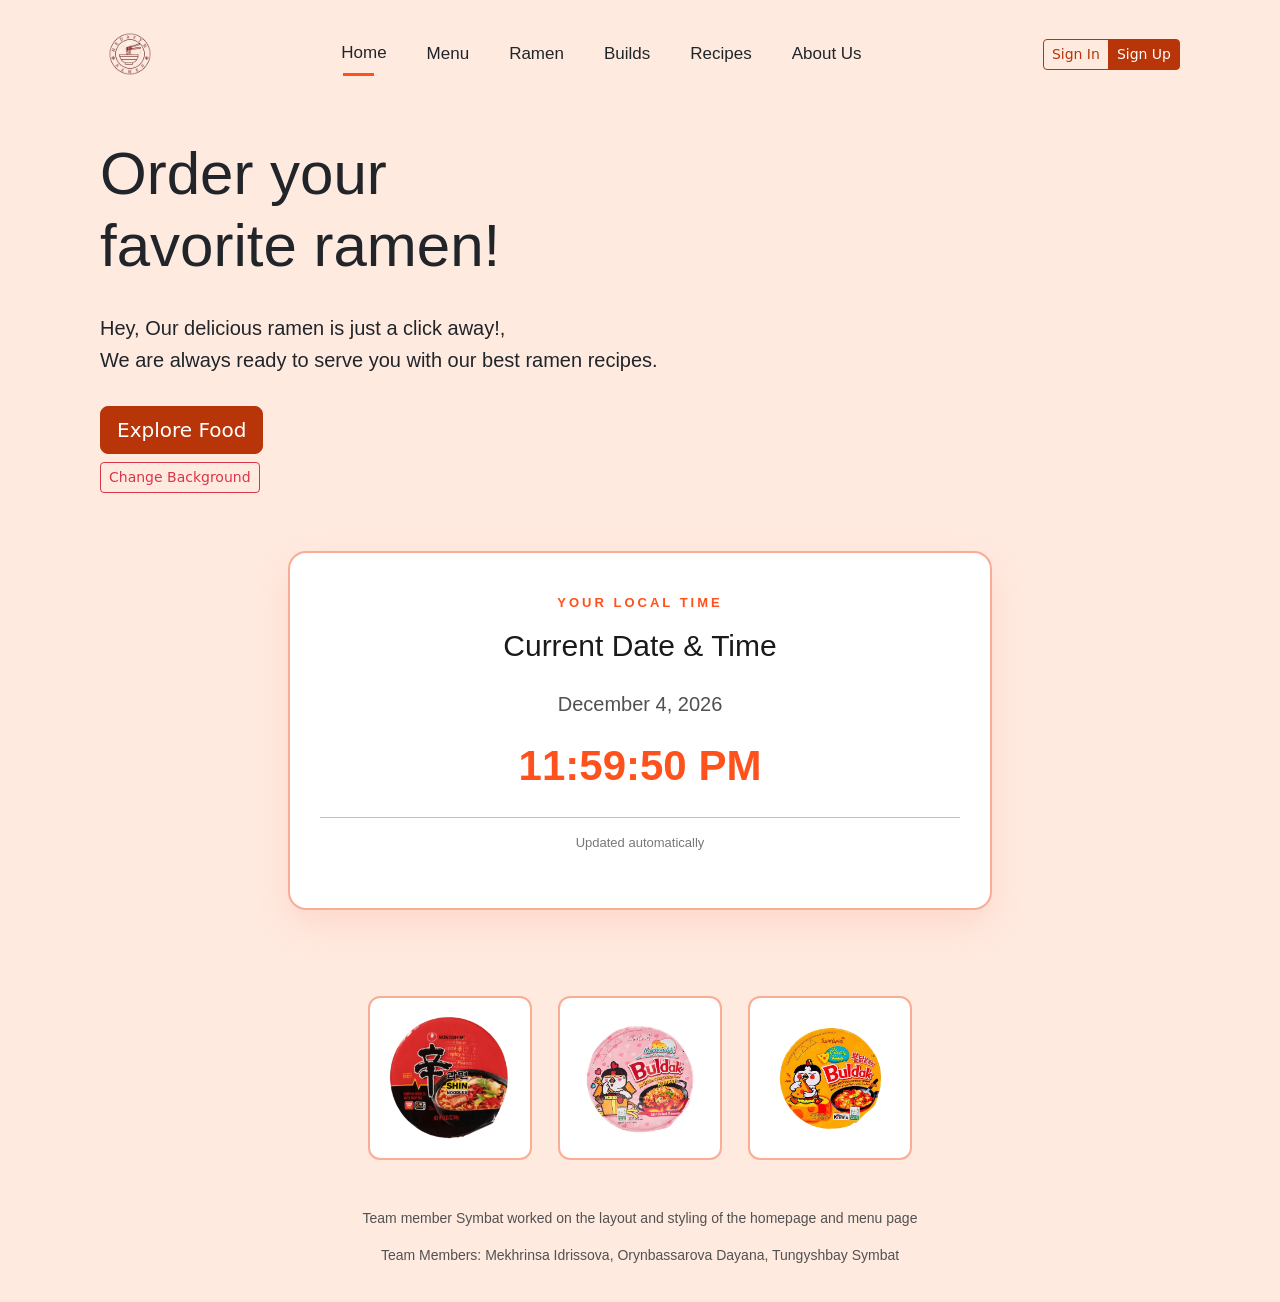
<file: index.html>
<!DOCTYPE html>
<html lang="en">

<head>
    <meta charset="UTF-8">
    <meta http-equiv="X-UA-Compatible" content="IE=edge">
    <link href="https://cdn.jsdelivr.net/npm/bootstrap@5.3.3/dist/css/bootstrap.min.css" rel="stylesheet">
    <link rel="stylesheet" href="style.css">
    <meta name="viewport" content="width=device-width, initial-scale=1.0">
    <title>MEDASYM RAMEN</title>
</head>

<body>
    <a class="visually-hidden-focusable" href="#main-content">Skip to main content</a>
    <div class="home-grid">
        <header class="home-header">
            <nav aria-label="Main navigation"
                class="navbar navbar-expand-lg bg-warning-subtle h-auto py-3 py-lg-4 px-3 px-lg-0">
                <a class="navbar-brand logo m-0 p-0" href="index.html">
                    <img src="logo.png" alt="Logo" width="150px">
                </a>

                <button class="navbar-toggler border-danger" type="button" data-bs-toggle="collapse"
                    data-bs-target="#mainNav" aria-controls="mainNav" aria-expanded="false"
                    aria-label="Toggle navigation">
                    <span class="navbar-toggler-icon"></span>
                </button>

                <div class="collapse navbar-collapse" id="mainNav">
                    <ul class="navbar-nav mx-lg-auto gap-2 gap-lg-4 mt-3 mt-lg-0">
                        <li class="nav-item active">
                            <a class="nav-link text-dark fw-medium" href="index.html" aria-current="page">Home</a>
                        </li>
                        <li class="nav-item">
                            <a class="nav-link text-dark fw-medium" href="menu.html">Menu</a>
                        </li>
                        <li class="nav-item">
                            <a class="nav-link text-dark fw-medium" href="ramen.html">Ramen</a>
                        </li>
                        <li class="nav-item">
                            <a class="nav-link text-dark fw-medium" href="build.html">Builds</a>
                        </li>
                        <li class="nav-item">
                            <a class="nav-link text-dark fw-medium" href="recipes.html">Recipes</a>
                        </li>
                        <li class="nav-item">
                            <a class="nav-link text-dark fw-medium" href="about.html">About Us</a>
                        </li>
                    </ul>
                    <div class="btn-group btn-group-sm mt-3 mt-lg-0" role="group" aria-label="Account">
                        <a href="#" class="btn btn-outline-secondary">Sign In</a>
                        <a href="signup.html" class="btn btn-primary">Sign Up</a>
                    </div>
                </div>
            </nav>
        </header>

        <aside class="home-card">
            <img src="shin.png" alt="Shin Ramyun">
            <img src="buldak.png" alt="Buldak Ramen">
            <img src="samyang.png" alt="Samyang Ramen">
        </aside>

        <main class="home-main" id="main-content">
            <div class="home-info">
                <h2>Order your<br>favorite ramen!</h2>
                <p>Hey, Our delicious ramen is just a click away!,<br>
                    We are always ready to serve you with our best ramen recipes.</p>
            </div>
            <div class="d-grid d-sm-block">
                <a href="menu.html" class="btn btn-primary btn-lg">Explore Food</a>
            </div>
            <button type="button" id="changeBackgroundBtn" class="btn btn-outline-danger btn-sm mt-2">
                Change Background
            </button>

            <!-- Current Date and Time -->
            <section class="datetime-section">
                <div class="datetime-card">
                    <p class="datetime-label">YOUR LOCAL TIME</p>
                    <h2>Current Date & Time</h2>

                    <p id="current-date">Loading date...</p>
                    <p id="current-time">Loading time...</p>

                    <p class="datetime-note">Updated automatically</p>
                </div>
            </section>
        </main>

        <footer class="home-footer">
            <p>Team member Symbat worked on the layout and styling of the homepage and menu page</p>
            <p>Team Members: Mekhrinsa Idrissova, Orynbassarova Dayana, Tungyshbay Symbat</p>
        </footer>
    </div>

    <script src="https://cdn.jsdelivr.net/npm/bootstrap@5.3.3/dist/js/bootstrap.bundle.min.js"></script>
    <script src="backgroundColor.js"></script>
    <script src="datetime.js"></script>
</body>
</body>
</html>
</file>
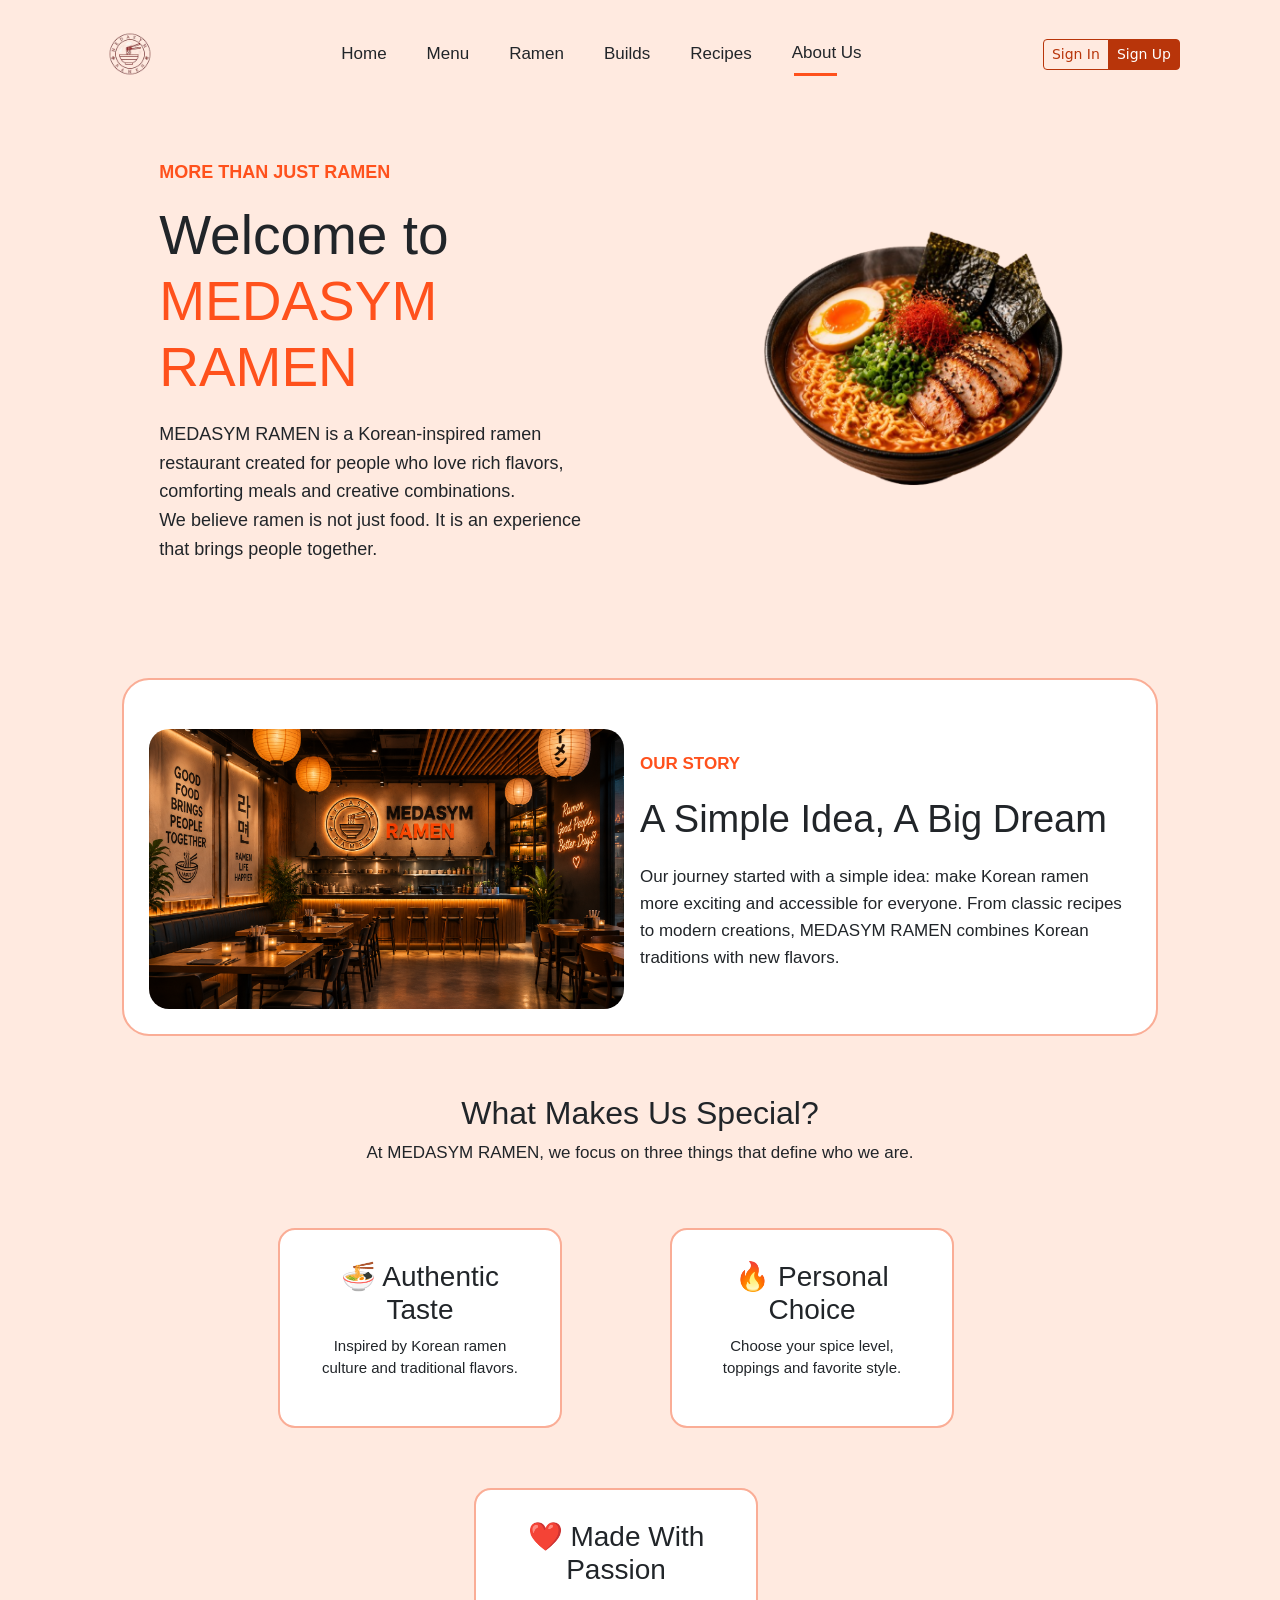
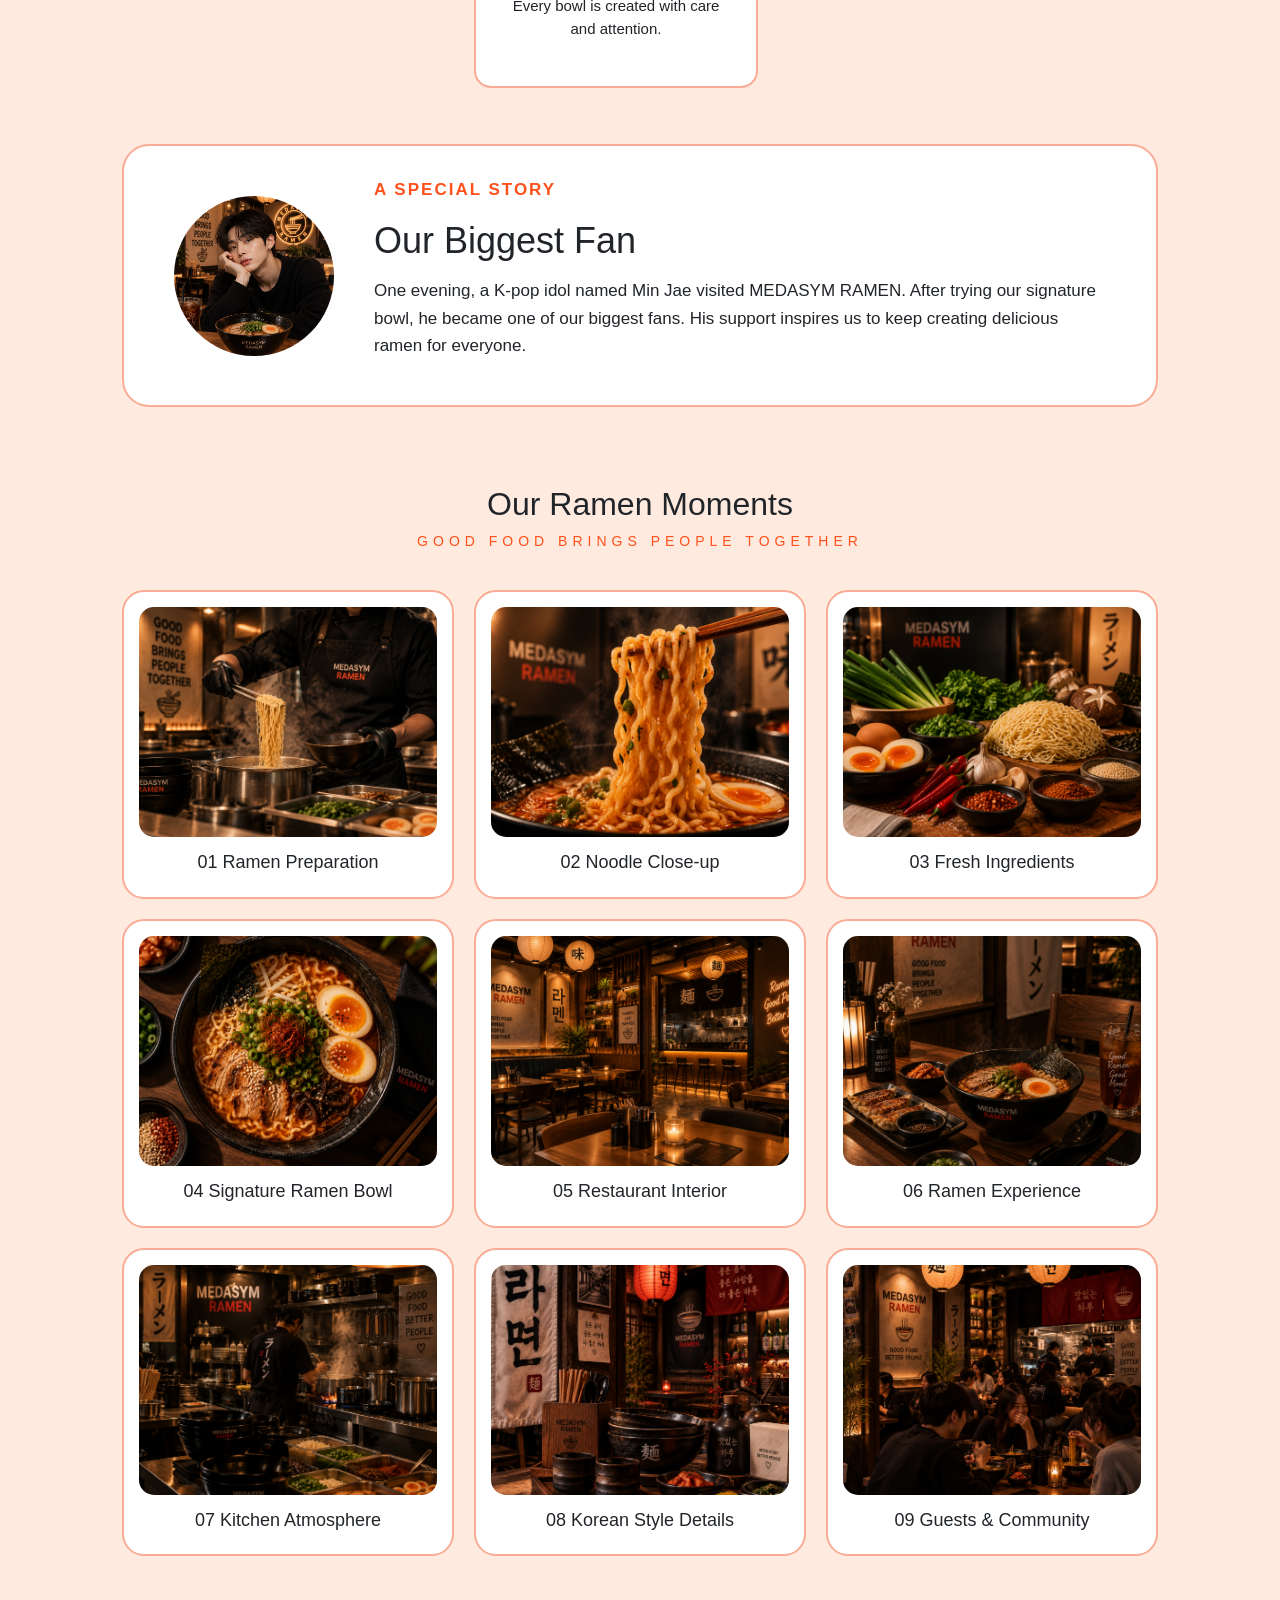
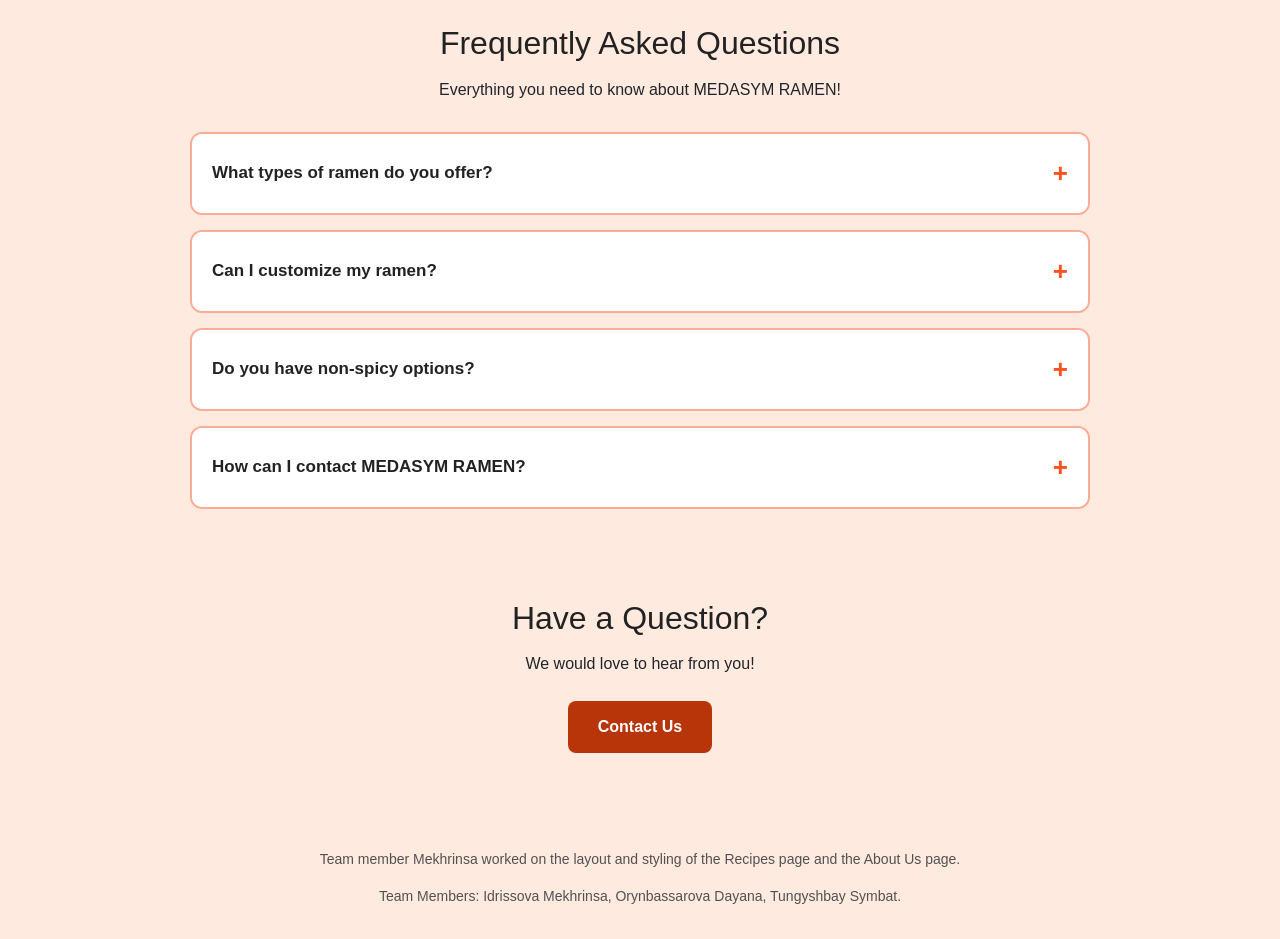
<file: about.html>
<!DOCTYPE html>
<html lang="en">
    <head>
        <meta charset="UTF-8">
        <meta http-equiv="X-UA-Compatible" content="IE=edge">
        <link href="https://cdn.jsdelivr.net/npm/bootstrap@5.3.3/dist/css/bootstrap.min.css" rel="stylesheet">
        <link rel="stylesheet" href="style.css">
        <meta name="viewport" content="width=device-width, initial-scale=1.0">
        <title>About Us | MEDASYM RAMEN</title>
    </head>
    <body>
        <a class="visually-hidden-focusable" href="#main-content">Skip to main content</a>
        <header>
            <nav aria-label="Main navigation" class="navbar navbar-expand-lg bg-warning-subtle h-auto py-3 py-lg-4 px-3 px-lg-0">
                <a class="navbar-brand logo m-0 p-0" href="index.html">
                    <img src="logo.png" alt="Logo" width="150px">
                </a>

                <button class="navbar-toggler border-danger" type="button"
                        data-bs-toggle="collapse" data-bs-target="#mainNav"
                        aria-controls="mainNav" aria-expanded="false" aria-label="Toggle navigation">
                    <span class="navbar-toggler-icon"></span>
                </button>

                <div class="collapse navbar-collapse" id="mainNav">
                    <ul class="navbar-nav mx-lg-auto gap-2 gap-lg-4 mt-3 mt-lg-0">
                        <li class="nav-item">
                            <a class="nav-link text-dark fw-medium" href="index.html">Home</a>
                        </li>
                        <li class="nav-item">
                            <a class="nav-link text-dark fw-medium" href="menu.html">Menu</a>
                        </li>
                        <li class="nav-item">
                            <a class="nav-link text-dark fw-medium" href="ramen.html">Ramen</a>
                        </li>
                        <li class="nav-item">
                            <a class="nav-link text-dark fw-medium" href="build.html">Builds</a>
                        </li>
                        <li class="nav-item">
                            <a class="nav-link text-dark fw-medium" href="recipes.html">Recipes</a>
                        </li>
                        <li class="nav-item active">
                            <a class="nav-link text-dark fw-medium" href="about.html" aria-current="page">About Us</a>
                        </li>
                    </ul>
                    <div class="btn-group btn-group-sm mt-3 mt-lg-0" role="group" aria-label="Account">
                        <a href="#" class="btn btn-outline-secondary">Sign In</a>
                        <a href="signup.html" class="btn btn-primary">Sign Up</a>
                    </div>
                </div>
            </nav>
        </header>

        <main id="main-content" class="container-fluid px-3 px-lg-4">

            <!-- HERO -->
            <section class="about-hero row align-items-center g-4">
                <div class="about-left col-12 col-lg-7 order-2 order-lg-1">
                    <p class="orange-text">MORE THAN JUST RAMEN</p>
                    <h1>Welcome to<br><span>MEDASYM RAMEN</span></h1>
                    <p>MEDASYM RAMEN is a Korean-inspired ramen restaurant created for people who love rich flavors, comforting meals and creative combinations.<br>
                    We believe ramen is not just food. It is an experience that brings people together.</p>
                </div>
                <div class="about-right col-12 col-lg-5 order-1 order-lg-2 text-center">
                    <img src="ramabout.png" alt="Bowl of ramen with egg, seaweed and pork" class="img-fluid">
                </div>
            </section>

            <!-- OUR STORY -->
            <section class="story">
                <div class="row align-items-center g-4 w-100 m-0">
                    <div class="story-image col-12 col-lg-6 p-0 pe-lg-3">
                        <img src="zavabout.png" alt="Inside the MEDASYM RAMEN restaurant" class="img-fluid">
                    </div>
                    <div class="story-text col-12 col-lg-6 p-0">
                        <p class="orange">OUR STORY</p>
                        <h2>A Simple Idea, A Big Dream</h2>
                        <p>Our journey started with a simple idea: make Korean ramen more exciting and accessible for everyone. From classic recipes to modern creations, MEDASYM RAMEN combines Korean traditions with new flavors.</p>
                    </div>
                </div>
            </section>

            <!-- WHAT MAKES US SPECIAL -->
            <section class="values-section">
                <h2>What Makes Us Special?</h2>
                <p>At MEDASYM RAMEN, we focus on three things that define who we are.</p>
                <div class="values row g-4 justify-content-center">
                    <div class="col-12 col-md-6 col-lg-4">
                        <div class="value-box h-100">
                            <h3>🍜 Authentic Taste</h3>
                            <p>Inspired by Korean ramen culture and traditional flavors.</p>
                        </div>
                    </div>
                    <div class="col-12 col-md-6 col-lg-4">
                        <div class="value-box h-100">
                            <h3>🔥 Personal Choice</h3>
                            <p>Choose your spice level, toppings and favorite style.</p>
                        </div>
                    </div>
                    <div class="col-12 col-md-6 col-lg-4">
                        <div class="value-box h-100">
                            <h3>❤️ Made With Passion</h3>
                            <p>Every bowl is created with care and attention.</p>
                        </div>
                    </div>
                </div>
            </section>

            <!-- SPECIAL STORY -->
            <section class="special-story">
                <div class="person-image">
                    <img src="minabout.png" alt="Min Jae, our biggest fan">
                </div>
                <div class="special-text">
                    <p class="orange">A SPECIAL STORY</p>
                    <h2>Our Biggest Fan</h2>
                    <p>One evening, a K-pop idol named Min Jae visited MEDASYM RAMEN. After trying our signature bowl, he became one of our biggest fans. His support inspires us to keep creating delicious ramen for everyone.</p>
                </div>
            </section>

            <!-- RAMEN MOMENTS -->
            <section class="moments mb-4">
                <h2>Our Ramen Moments</h2>
                <p class="moments-subtitle">GOOD FOOD BRINGS PEOPLE TOGETHER</p>
                <div class="row g-4">

                    <div class="col-12 col-sm-6 col-lg-4">
                        <figure class="moments-item h-100 m-0">
                            <img src="povar.png" alt="Chef lifting noodles from a pot" class="img-fluid">
                            <figcaption><h3>01 Ramen Preparation</h3></figcaption>
                        </figure>
                    </div>

                    <div class="col-12 col-sm-6 col-lg-4">
                        <figure class="moments-item h-100 m-0">
                            <img src="kplan.png" alt="Noodles lifted with chopsticks" class="img-fluid">
                            <figcaption><h3>02 Noodle Close-up</h3></figcaption>
                        </figure>
                    </div>

                    <div class="col-12 col-sm-6 col-lg-4">
                        <figure class="moments-item h-100 m-0">
                            <img src="ingr.png" alt="Fresh ramen ingredients" class="img-fluid">
                            <figcaption><h3>03 Fresh Ingredients</h+83></figcaption>
                        </figure>
                    </div>

                    <div class="col-12 col-sm-6 col-lg-4">
                        <figure class="moments-item h-100 m-0">
                            <img src="sverhu.png" alt="Signature ramen bowl" class="img-fluid">
                            <figcaption><h3>04 Signature Ramen Bowl</h3></figcaption>
                        </figure>
                    </div>

                    <div class="col-12 col-sm-6 col-lg-4">
                        <figure class="moments-item h-100 m-0">
                            <img src="interer.png" alt="Restaurant interior" class="img-fluid">
                            <figcaption><h3>05 Restaurant Interior</h3></figcaption>
                        </figure>
                    </div>

                    <div class="col-12 col-sm-6 col-lg-4">
                        <figure class="moments-item h-100 m-0">
                            <img src="stolsramen.png" alt="Ramen served at the table" class="img-fluid">
                            <figcaption><h3>06 Ramen Experience</h3></figcaption>
                        </figure>
                    </div>

                    <div class="col-12 col-sm-6 col-lg-4">
                        <figure class="moments-item h-100 m-0">
                            <img src="atmosferakuhni.png" alt="Restaurant kitchen" class="img-fluid">
                            <figcaption><h3>07 Kitchen Atmosphere</h3></figcaption>
                        </figure>
                    </div>

                    <div class="col-12 col-sm-6 col-lg-4">
                        <figure class="moments-item h-100 m-0">
                            <img src="detali.png" alt="Korean style decor details" class="img-fluid">
                            <figcaption><h3>08 Korean Style Details</h3></figcaption>
                        </figure>
                    </div>

                    <div class="col-12 col-sm-6 col-lg-4">
                        <figure class="moments-item h-100 m-0">
                            <img src="gosti.png" alt="Guests enjoying ramen" class="img-fluid">
                            <figcaption><h3>09 Guests &amp; Community</h3></figcaption>
                        </figure>
                    </div>
                </div>
            </section>
            
<!-- TASK 2: FAQ ACCORDION -->
<section class="medasym-faq-section" aria-labelledby="faq-title">

    <h2 id="faq-title">Frequently Asked Questions</h2>
    <p>Everything you need to know about MEDASYM RAMEN!</p>

    <div class="medasym-faq-item">
        <button type="button" class="medasym-faq-question"
                aria-expanded="false" aria-controls="faq-answer-1">
            What types of ramen do you offer?
            <span aria-hidden="true">+</span>
        </button>
        <div class="medasym-faq-answer" id="faq-answer-1">
            <p>We offer spicy, creamy, and broth-based Korean ramen with different flavors and toppings.</p>
        </div>
    </div>

    <div class="medasym-faq-item">
        <button type="button" class="medasym-faq-question"
                aria-expanded="false" aria-controls="faq-answer-2">
            Can I customize my ramen?
            <span aria-hidden="true">+</span>
        </button>
        <div class="medasym-faq-answer" id="faq-answer-2">
            <p>Yes! You can choose your ramen base, spice level, sauce, and toppings using our Build Your Own Bowl page.</p>
        </div>
    </div>

    <div class="medasym-faq-item">
        <button type="button" class="medasym-faq-question"
                aria-expanded="false" aria-controls="faq-answer-3">
            Do you have non-spicy options?
            <span aria-hidden="true">+</span>
        </button>
        <div class="medasym-faq-answer" id="faq-answer-3">
            <p>Yes! Our creamy ramen and mild broth options are perfect for people who prefer less spicy food.</p>
        </div>
    </div>

    <div class="medasym-faq-item">
        <button type="button" class="medasym-faq-question"
                aria-expanded="false" aria-controls="faq-answer-4">
            How can I contact MEDASYM RAMEN?
            <span aria-hidden="true">+</span>
        </button>
        <div class="medasym-faq-answer" id="faq-answer-4">
            <p>You can use our Contact Us form to send us your questions, feedback, or suggestions.</p>
        </div>
    </div>

</section>

<!-- TASK 3: POPUP CONTACT FORM -->

<section class="medasym-contact-section">
    <h2>Have a Question?</h2>
    <p>We would love to hear from you!</p>

    <button type="button" class="medasym-contact-button" id="open-contact">
        Contact Us
    </button>
</section>

<!-- Popup window -->
<div class="medasym-popup" id="contact-popup" hidden>
    <div class="medasym-popup-content"
         role="dialog"
         aria-modal="true"
         aria-labelledby="contact-title">

        <button type="button" class="medasym-popup-close"
                id="close-contact" aria-label="Close contact form">
            &times;
        </button>

        <h2 id="contact-title">Contact Us</h2>
        <p>Send us your questions or suggestions.</p>

        <form id="contact-form">

            <label for="contact-name">Name</label>
            <input type="text" id="contact-name"
                   name="name" placeholder="Your name" required>

            <label for="contact-email">Email</label>
            <input type="email" id="contact-email"
                   name="email" placeholder="Your email" required>

            <label for="contact-message">Message</label>
            <textarea id="contact-message" name="message"
                      rows="4" placeholder="Your message..." required></textarea>

            <button type="submit" class="medasym-submit-button">
                Send Message
            </button>

            <p id="contact-status" role="status"></p>
        </form>

    </div>
</div>

        </main>

        <footer class="team-credits p-3 mt-4 mt-lg-5">
            <div class="container">
                <p>Team member Mekhrinsa worked on the layout and styling of the Recipes page and the About Us page.</p>
                <p>Team Members: Idrissova Mekhrinsa, Orynbassarova Dayana, Tungyshbay Symbat.</p>
            </div>
        </footer>

<script src="faq.js"></script>
<script src="contact.js"></script>
</body>
</html>
</file>
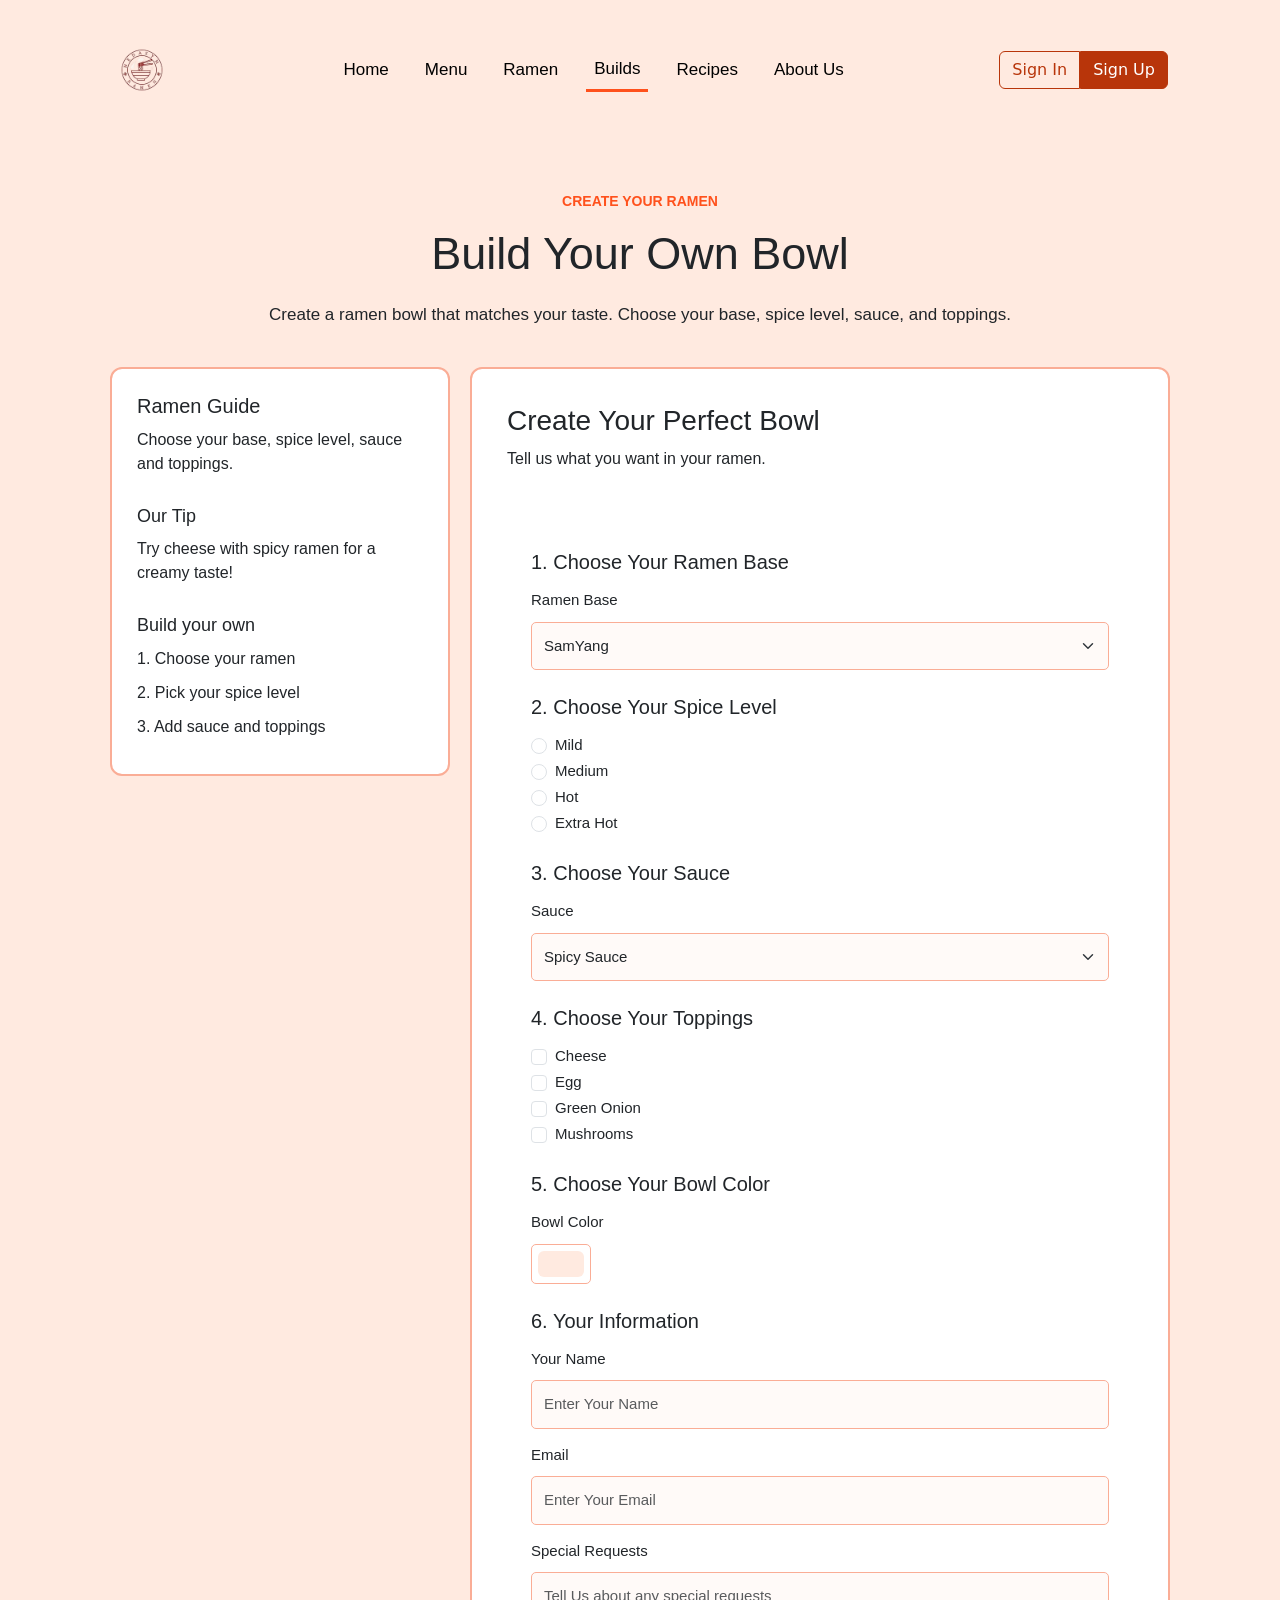
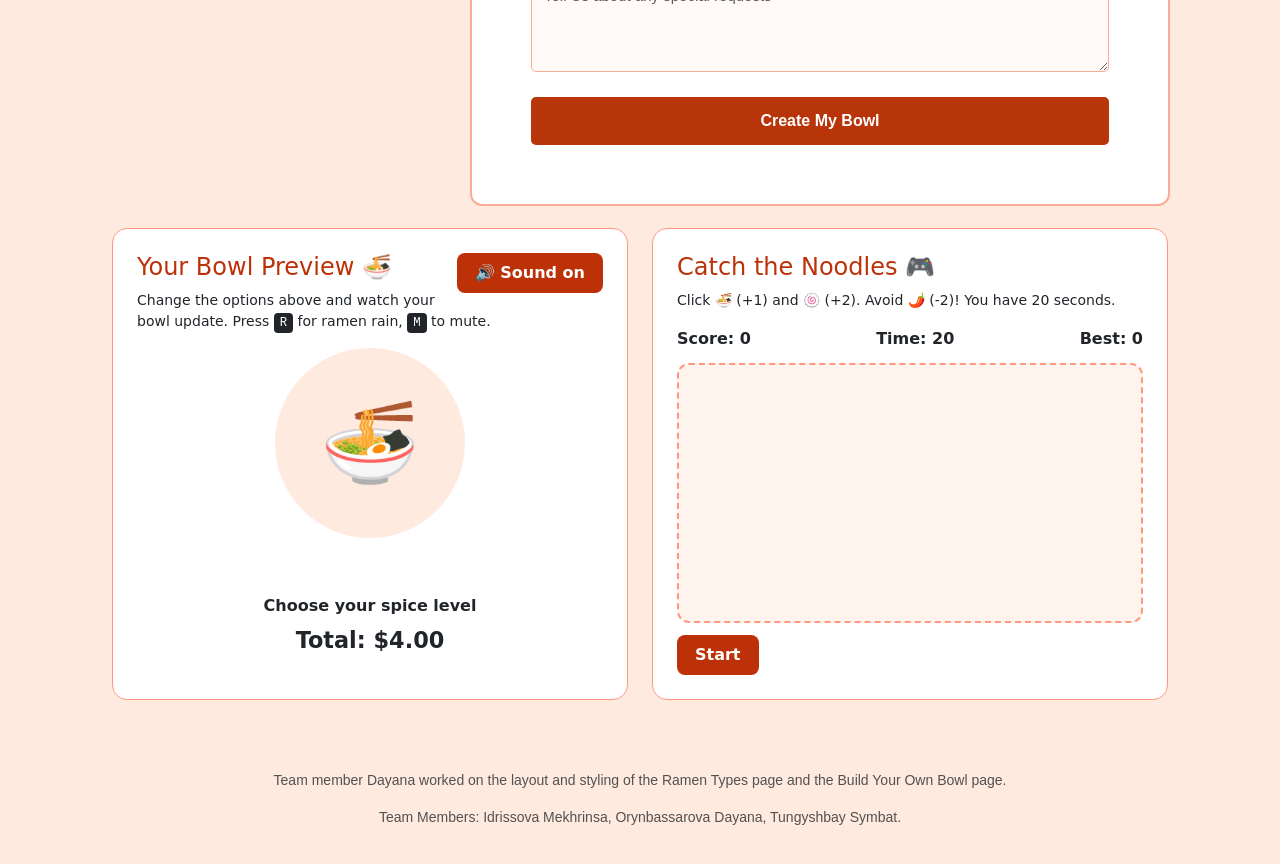
<file: build.html>
<!DOCTYPE html>
<html lang="en">

<head>
    <meta charset="UTF-8">
    <meta name="viewport" content="width=device-width, initial-scale=1.0">
    <link href="https://cdn.jsdelivr.net/npm/bootstrap@5.3.3/dist/css/bootstrap.min.css" rel="stylesheet">
    <link rel="stylesheet" href="style.css">
    <link rel="stylesheet" href="creative.css">
    <title>MEDASYM RAMEN | Build Your Own Bowl</title>
</head>

<body>
    <nav class="navbar navbar-expand-lg bg-white">
        <div class="container-fluid">
            <a class="navbar-brand" href="index.html">
                <img src="logo.png" alt="MEDASYM RAMEN" width="150">
            </a>

            <button class="navbar-toggler" type="button" data-bs-toggle="collapse" data-bs-target="#navbarNav">
                <span class="navbar-toggler-icon"></span>
            </button>
            <div class="collapse navbar-collapse" id="navbarNav">
                <ul class="navbar-nav mx-auto">
                    <li class="nav-item">
                        <a class="nav-link" href="index.html">Home</a>
                    </li>
                    <li class="nav-item">
                        <a class="nav-link" href="menu.html">Menu</a>
                    </li>
                    <li class="nav-item">
                        <a class="nav-link" href="ramen.html">Ramen</a>
                    </li>
                    <li class="nav-item">
                        <a class="nav-link active" href="build.html">Builds</a>
                    </li>
                    <li class="nav-item">
                        <a class="nav-link" href="recipes.html">Recipes</a>
                    </li>
                    <li class="nav-item">
                        <a class="nav-link" href="about.html">About Us</a>
                    </li>
                </ul>

                <div class="d-flex gap-2">
                    <a href="#" class="btn btn-outline-secondary">Sign In</a>
                    <a href="signup.html" class="btn btn-primary">Sign Up</a>
                </div>

            </div>
        </div>

    </nav>

    <section class="build-hero">

        <p>CREATE YOUR RAMEN</p>

        <h1>Build Your Own Bowl</h1>

        <p>
            Create a ramen bowl that matches your taste.
            Choose your base, spice level, sauce, and toppings.
        </p>
    </section>
    <div class="container my-4">
        <div class="row g-4">
            <aside class="col-lg-4 col-md-5 col-12">
                <div class="build-sidebar">
                    <h3>Ramen Guide</h3>
                    <p>Choose your base, spice level, sauce and toppings.</p>
                    <h4>Our Tip</h4>
                    <p>Try cheese with spicy ramen for a creamy taste!</p>
                    <h4>Build your own</h4>
                    <p>1. Choose your ramen</p>
                    <p>2. Pick your spice level</p>
                    <p>3. Add sauce and toppings</p>
                </div>
            </aside>


            <main class="col-lg-8 col-md-7 col-12">
                <div class="build-form">

                    <h2>Create Your Perfect Bowl</h2>

                    <p> Tell us what you want in your ramen.</p>

                    <form class="p-4">

                        <h3>1. Choose Your Ramen Base</h3>

                        <label for="base" class="form-label">Ramen Base</label>

                        <select id="base" name="base" class="form-select">
                            <option value="samyang">SamYang</option>
                            <option value="buldak">Buldak</option>
                            <option value="shin">Shin Ramen</option>
                        </select>

                        <h3>2. Choose Your Spice Level</h3>

                        <div class="form-check">
                            <input class="form-check-input" type="radio" name="spice" id="mild" value="mild">
                            <label class="form-check-label" for="mild">Mild</label>
                        </div>

                        <div class="form-check">
                            <input class="form-check-input" type="radio" name="spice" id="medium" value="medium">
                            <label class="form-check-label" for="medium">Medium</label>
                        </div>

                        <div class="form-check">
                            <input class="form-check-input" type="radio" name="spice" id="hot" value="hot">
                            <label class="form-check-label" for="hot">Hot</label>
                        </div>

                        <div class="form-check">
                            <input class="form-check-input" type="radio" name="spice" id="extra-hot"
                                value="extra-hot">
                            <label class="form-check-label" for="extra-hot">Extra Hot</label>
                        </div>


                        <h3>3. Choose Your Sauce</h3>

                        <label for="sauce" class="form-label">Sauce</label>
                        <select id="sauce" name="sauce" class="form-select">
                            <option value="spicy">Spicy Sauce</option>
                            <option value="cheese">Cheese Sauce</option>
                            <option value="creamy">Creamy Sauce</option>
                            <option value="soy">Soy Sauce</option>
                        </select>

                        <h3>4. Choose Your Toppings</h3>

                        <div class="form-check">
                            <input class="form-check-input" type="checkbox" name="topping" value="cheese" id="cheese">
                            <label class="form-check-label" for="cheese">Cheese</label>
                        </div>

                        <div class="form-check">
                            <input class="form-check-input" type="checkbox" name="topping" value="egg" id="egg">
                            <label class="form-check-label" for="egg">Egg</label>
                        </div>

                        <div class="form-check">
                            <input class="form-check-input" type="checkbox" name="topping" value="green-onion" id="green-onion">
                            <label class="form-check-label" for="green-onion">Green Onion</label>
                        </div>

                        <div class="form-check">
                            <input class="form-check-input" type="checkbox" name="topping" value="mushrooms" id="mushrooms">
                            <label class="form-check-label" for="mushrooms">Mushrooms</label>
                        </div>

                        <h3>5. Choose Your Bowl Color</h3>

                        <label for="bowl-color" class="form-label">Bowl Color</label>
                        <input type="color" id="bowl-color" name="bowl-color" class="form-control form-control-color" value="#ffeae0">

                        <h3>6. Your Information</h3>

                        <label for="name" class="form-label">Your Name</label>
                        <input type="text" id="name" name="name" class="form-control" placeholder="Enter Your Name">

                        <label for="email" class="form-label">Email</label>
                        <input type="email" id="email" name="email" class="form-control" placeholder="Enter Your Email">

                        <label for="message" class="form-label">Special Requests</label>

                        <textarea id="message" name="message" class="form-control"
                            placeholder="Tell Us about any special requests" rows="4"></textarea>

                        <button type="submit" class="btn btn-primary">Create My Bowl</button>

                    </form>
                </div>
            </main>
        </div>
    </div>
    <section class="creative container my-4">
        <div class="row g-4">
            <div class="col-md-6">
                <div class="creative-card">
                    <button id="soundToggle" class="creative-btn sound-toggle" type="button">🔊 Sound on</button>
                    <h2>Your Bowl Preview 🍜</h2>
                    <p class="small">Change the options above and watch your bowl update. Press <kbd>R</kbd> for ramen rain, <kbd>M</kbd> to mute.</p>
                    <div class="bowl-stage" id="bowlStage">
                        <span class="steam">💨</span><span class="steam">💨</span><span class="steam">💨</span>
                        🍜
                        <div class="bowl-toppings" id="bowlToppings"></div>
                    </div>
                    <div class="spice-meter" id="spiceMeter"></div>
                    <p class="spice-label" id="spiceLabel"></p>
                    <p class="price-tag" id="priceTag"></p>
                    <p class="order-result" id="orderResult" aria-live="polite"></p>
                </div>
            </div>
            <div class="col-md-6">
                <div class="creative-card">
                    <h2>Catch the Noodles 🎮</h2>
                    <p class="small">Click 🍜 (+1) and 🍥 (+2). Avoid 🌶 (-2)! You have 20 seconds.</p>
                    <div class="game-stats">
                        <span>Score: <span id="gameScore">0</span></span>
                        <span>Time: <span id="gameTime">20</span></span>
                        <span>Best: <span id="gameBest">0</span></span>
                    </div>
                    <div class="game-arena" id="gameArena"></div>
                    <button id="gameStart" class="creative-btn" type="button">Start</button>
                </div>
            </div>
        </div>
    </section>
    <footer class="team-credits">
        <p>Team member Dayana worked on the layout and styling
            of the Ramen Types page and the Build Your Own Bowl page.
        </p>
        <p>Team Members: Idrissova Mekhrinsa,
            Orynbassarova Dayana, Tungyshbay Symbat.
        </p>

    </footer>

    <script src="https://cdn.jsdelivr.net/npm/bootstrap@5.3.3/dist/js/bootstrap.bundle.min.js"></script>
    <script src="creative.js"></script>
</body>

</html>
</file>
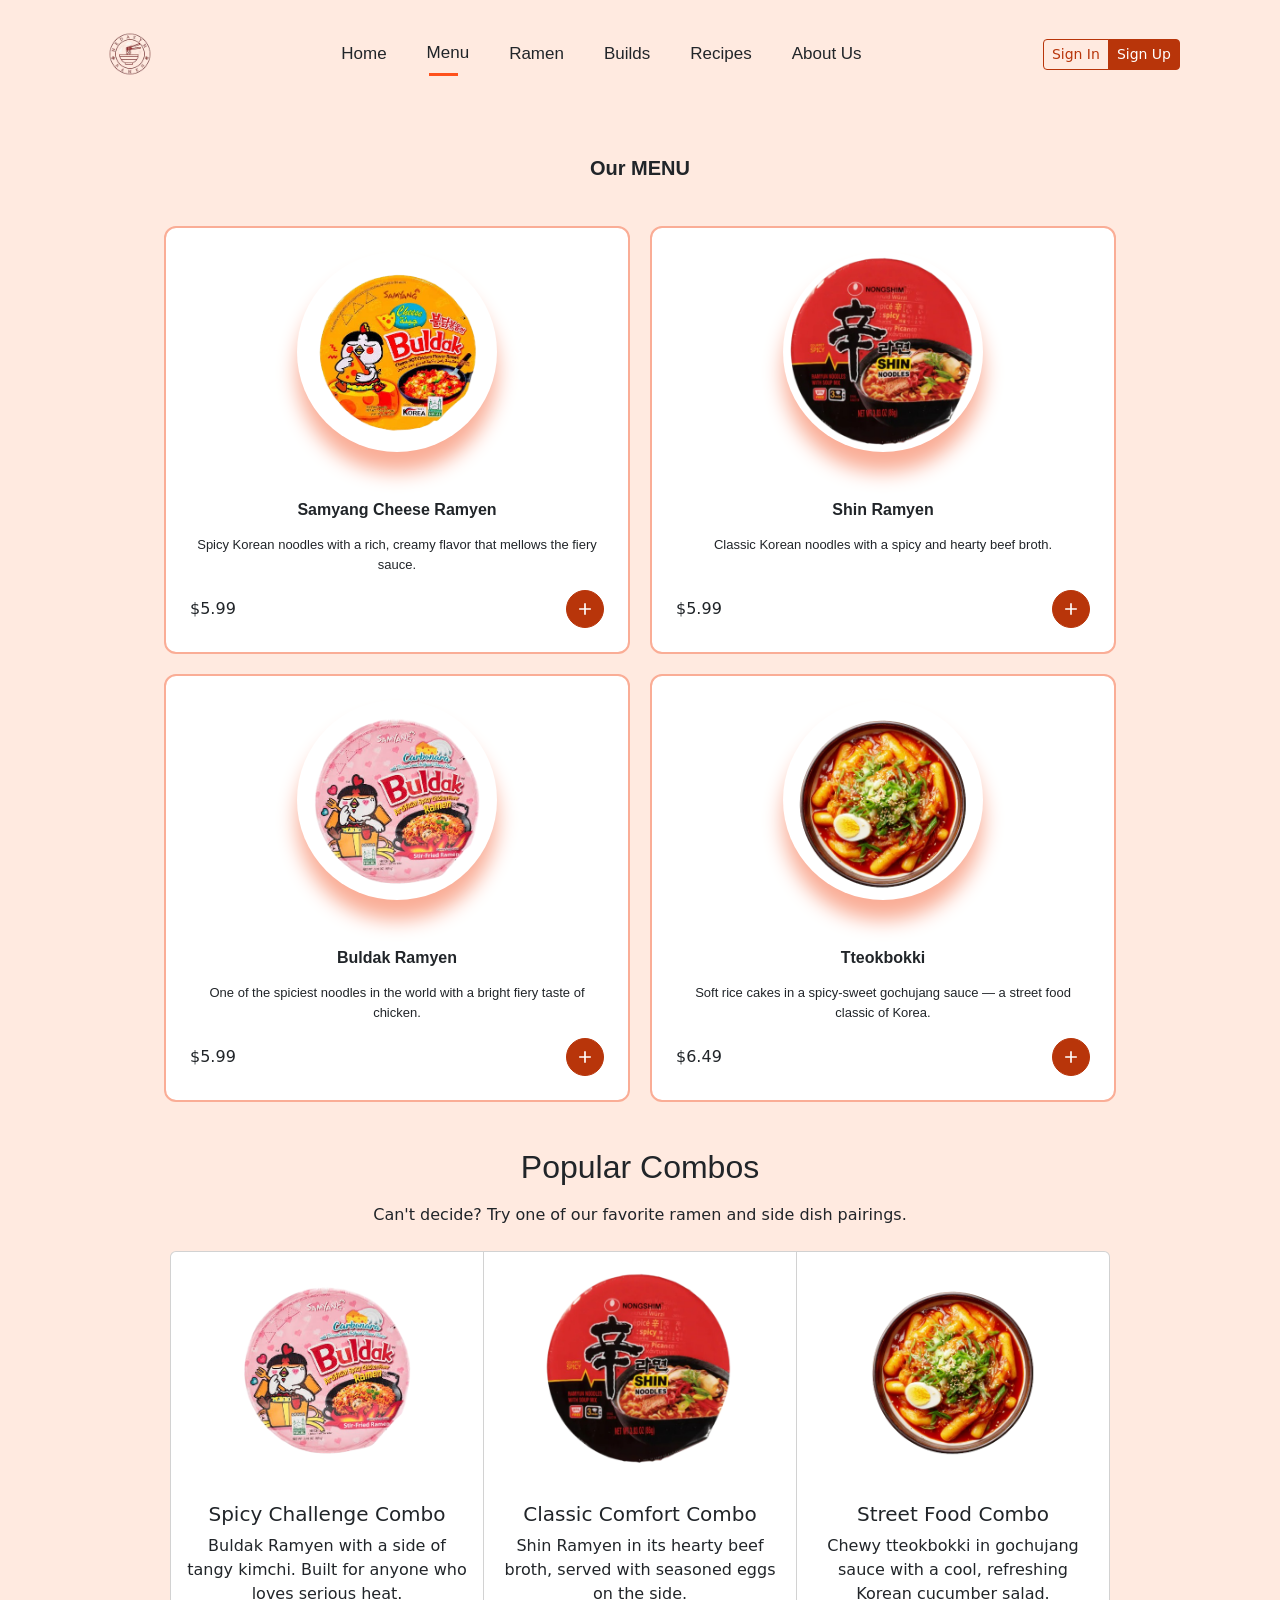
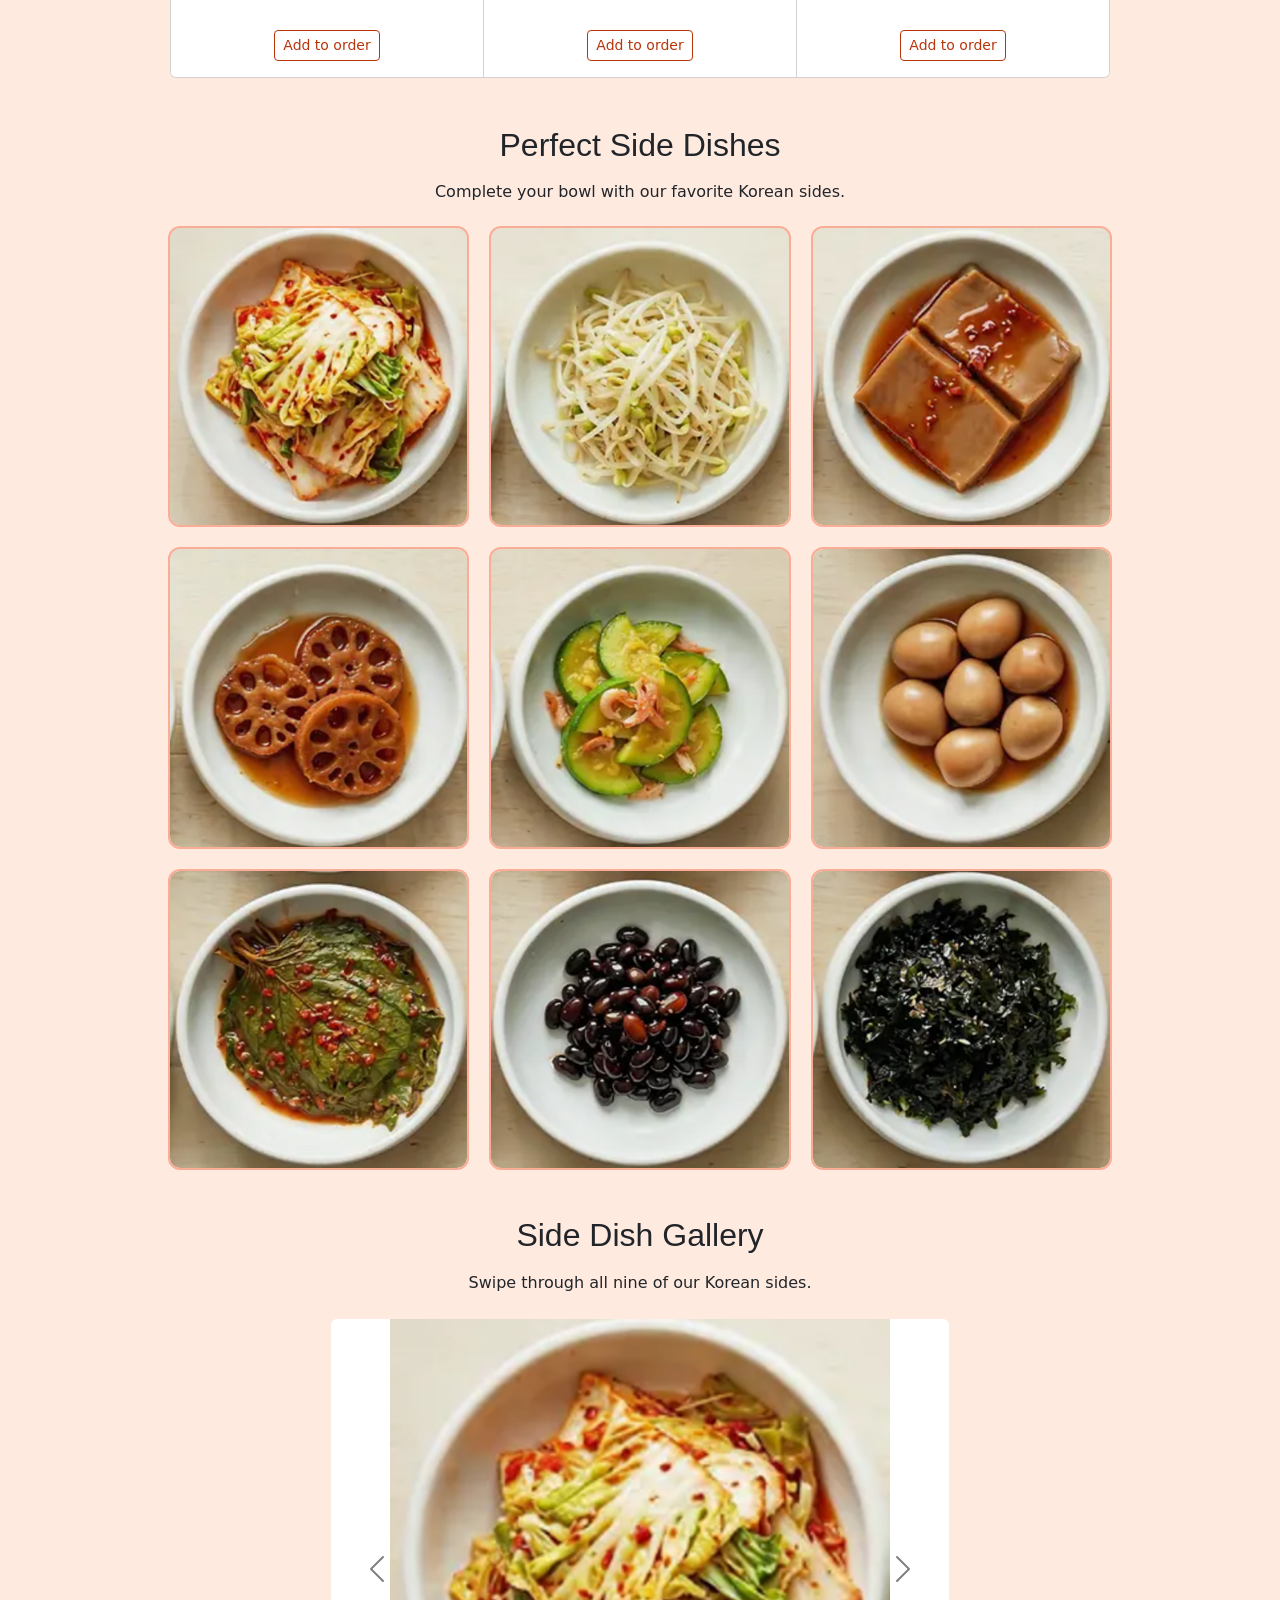
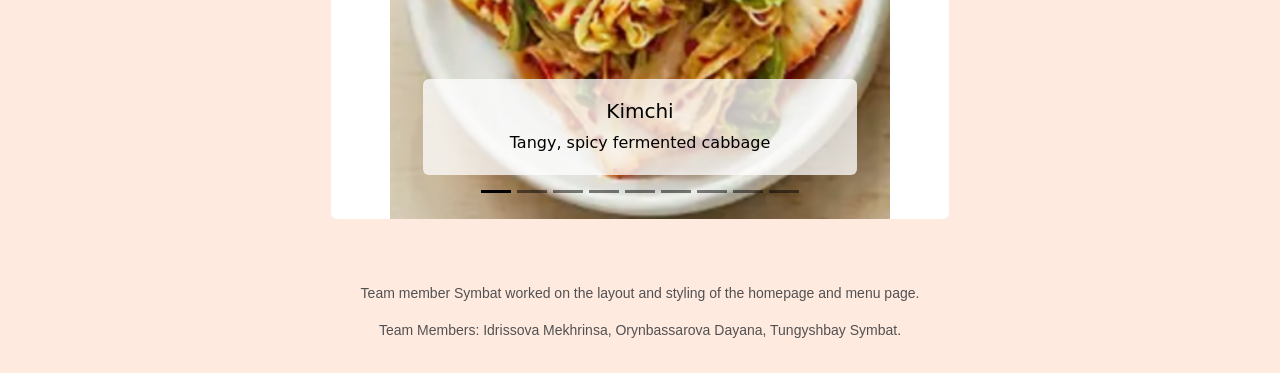
<file: menu.html>
<!DOCTYPE html>
<html lang="en">
    <head>
        <meta charset="UTF-8">
        <meta http-equiv="X-UA-Compatible" content="IE=edge">
        <link href="https://cdn.jsdelivr.net/npm/bootstrap@5.3.3/dist/css/bootstrap.min.css" rel="stylesheet">
        <link rel="stylesheet" href="style.css">
        <meta name="viewport" content="width=device-width, initial-scale=1.0">
        <title>MEDASYM RAMEN | Menu</title>
    </head>
    <body>
        <a class="visually-hidden-focusable" href="#main-content">Skip to main content</a>
        <header class="menu">
            <nav aria-label="Main navigation" class="navbar navbar-expand-lg bg-warning-subtle h-auto py-3 py-lg-4 px-3 px-lg-0">
                <a class="navbar-brand logo m-0 p-0" href="index.html">
                    <img src="logo.png" alt="Logo" width="150px">
                </a>

                <button class="navbar-toggler border-danger" type="button"
                        data-bs-toggle="collapse" data-bs-target="#mainNav"
                        aria-controls="mainNav" aria-expanded="false" aria-label="Toggle navigation">
                    <span class="navbar-toggler-icon"></span>
                </button>

                <div class="collapse navbar-collapse" id="mainNav">
                    <ul class="navbar-nav mx-lg-auto gap-2 gap-lg-4 mt-3 mt-lg-0">
                        <li class="nav-item">
                            <a class="nav-link text-dark fw-medium" href="index.html">Home</a>
                        </li>
                        <li class="nav-item active">
                            <a class="nav-link text-dark fw-medium" href="menu.html" aria-current="page">Menu</a>
                        </li>
                        <li class="nav-item">
                            <a class="nav-link text-dark fw-medium" href="ramen.html">Ramen</a>
                        </li>
                        <li class="nav-item">
                            <a class="nav-link text-dark fw-medium" href="build.html">Builds</a>
                        </li>
                        <li class="nav-item">
                            <a class="nav-link text-dark fw-medium" href="recipes.html">Recipes</a>
                        </li>
                        <li class="nav-item">
                            <a class="nav-link text-dark fw-medium" href="about.html">About Us</a>
                        </li>
                    </ul>
                    <div class="btn-group btn-group-sm mt-3 mt-lg-0" role="group" aria-label="Account">
                        <a href="#" class="btn btn-outline-secondary">Sign In</a>
                        <a href="signup.html" class="btn btn-primary">Sign Up</a>
                    </div>
                </div>
            </nav>
        </header>

        <main id="main-content">

        <!-- SECTION 1: MENU CARDS - TWO COLUMNS (col-lg-6) -->
        <section class="category mb-4 mb-lg-5">
            <div class="container list-items mt-4 mt-lg-5">
                <h3 class="text-center mb-4 mb-lg-5">Our MENU</h3>
                <div class="row g-4">

                    <div class="col-12 col-md-6 col-lg-6">
                        <div class="card h-100 p-3 p-lg-4">
                            <img src="samyang.png" alt="Samyang Cheese Ramyen">
                            <div class="food-title pt-4 pt-lg-5 pb-2">
                                <h1>Samyang Cheese Ramyen</h1>
                            </div>
                            <div class="desc-food">
                                <p class="mb-3">Spicy Korean noodles with a rich, creamy flavor that mellows the fiery sauce.</p>
                            </div>
                            <div class="price">
                                <span>$5.99</span>
                                <button type="button" class="btn btn-primary rounded-circle p-2 d-inline-flex align-items-center justify-content-center" aria-label="Add Samyang Cheese Ramyen to order">
                                    <svg viewBox="0 0 24 24" width="20" height="20">
                                        <path d="M12 5v14M5 12h14" stroke="currentColor" stroke-width="2" fill="none"/>
                                    </svg>
                                </button>
                            </div>
                        </div>
                    </div>

                    <div class="col-12 col-md-6 col-lg-6">
                        <div class="card h-100 p-3 p-lg-4">
                            <img src="shin.png" alt="Shin Ramyen">
                            <div class="food-title pt-4 pt-lg-5 pb-2">
                                <h1>Shin Ramyen</h1>
                            </div>
                            <div class="desc-food">
                                <p class="mb-3">Classic Korean noodles with a spicy and hearty beef broth.</p>
                            </div>
                            <div class="price">
                                <span>$5.99</span>
                                <button type="button" class="btn btn-primary rounded-circle p-2 d-inline-flex align-items-center justify-content-center" aria-label="Add Shin Ramyen to order">
                                    <svg viewBox="0 0 24 24" width="20" height="20">
                                        <path d="M12 5v14M5 12h14" stroke="currentColor" stroke-width="2" fill="none"/>
                                    </svg>
                                </button>
                            </div>
                        </div>
                    </div>

                    <div class="col-12 col-md-6 col-lg-6">
                        <div class="card h-100 p-3 p-lg-4">
                            <img src="buldak.png" alt="Buldak Ramyen">
                            <div class="food-title pt-4 pt-lg-5 pb-2">
                                <h1>Buldak Ramyen</h1>
                            </div>
                            <div class="desc-food">
                                <p class="mb-3">One of the spiciest noodles in the world with a bright fiery taste of chicken.</p>
                            </div>
                            <div class="price">
                                <span>$5.99</span>
                                <button type="button" class="btn btn-primary rounded-circle p-2 d-inline-flex align-items-center justify-content-center" aria-label="Add Buldak Ramyen to order">
                                    <svg viewBox="0 0 24 24" width="20" height="20">
                                        <path d="M12 5v14M5 12h14" stroke="currentColor" stroke-width="2" fill="none"/>
                                    </svg>
                                </button>
                            </div>
                        </div>
                    </div>

                    <div class="col-12 col-md-6 col-lg-6">
                        <div class="card h-100 p-3 p-lg-4">
                            <img src="tteokbokki.png" alt="Tteokbokki">
                            <div class="food-title pt-4 pt-lg-5 pb-2">
                                <h1>Tteokbokki</h1>
                            </div>
                            <div class="desc-food">
                                <p class="mb-3">Soft rice cakes in a spicy-sweet gochujang sauce — a street food classic of Korea.</p>
                            </div>
                            <div class="price">
                                <span>$6.49</span>
                                <button type="button" class="btn btn-primary rounded-circle p-2 d-inline-flex align-items-center justify-content-center" aria-label="Add Tteokbokki to order">
                                    <svg viewBox="0 0 24 24" width="20" height="20">
                                        <path d="M12 5v14M5 12h14" stroke="currentColor" stroke-width="2" fill="none"/>
                                    </svg>
                                </button>
                            </div>
                        </div>
                    </div>

                </div>
            </div>
        </section>

        <!-- TASK 8: BOOTSTRAP CARDS IN A CARD-GROUP -->
        <section class="side-gallery my-4 my-lg-5">
            <div class="container px-3 px-sm-2 px-lg-3">
                <h2 class="text-center mb-2 mb-lg-3">Popular Combos</h2>
                <p class="text-center mb-3 mb-lg-4">Can't decide? Try one of our favorite ramen and side dish pairings.</p>

                <div class="card-group">
                    <div class="card">
                        <div class="ratio ratio-4x3">
                            <img src="buldak.png" class="card-img-top object-fit-contain p-3" alt="Buldak Ramyen">
                        </div>
                        <div class="card-body text-center">
                            <h3 class="card-title h5">Spicy Challenge Combo</h3>
                            <p class="card-text">Buldak Ramyen with a side of tangy kimchi. Built for anyone who loves serious heat.</p>
                        </div>
                        <div class="card-footer bg-white text-center border-0 pb-3">
                            <a href="#" class="btn btn-outline-secondary btn-sm">Add to order</a>
                        </div>
                    </div>

                    <div class="card">
                        <div class="ratio ratio-4x3">
                            <img src="shin.png" class="card-img-top object-fit-contain p-3" alt="Shin Ramyen">
                        </div>
                        <div class="card-body text-center">
                            <h3 class="card-title h5">Classic Comfort Combo</h3>
                            <p class="card-text">Shin Ramyen in its hearty beef broth, served with seasoned eggs on the side.</p>
                        </div>
                        <div class="card-footer bg-white text-center border-0 pb-3">
                            <a href="#" class="btn btn-outline-secondary btn-sm">Add to order</a>
                        </div>
                    </div>

                    <div class="card">
                        <div class="ratio ratio-4x3">
                            <img src="tteokbokki.png" class="card-img-top object-fit-contain p-3" alt="Tteokbokki">
                        </div>
                        <div class="card-body text-center">
                            <h3 class="card-title h5">Street Food Combo</h3>
                            <p class="card-text">Chewy tteokbokki in gochujang sauce with a cool, refreshing Korean cucumber salad.</p>
                        </div>
                        <div class="card-footer bg-white text-center border-0 pb-3">
                            <a href="#" class="btn btn-outline-secondary btn-sm">Add to order</a>
                        </div>
                    </div>

                </div>
            </div>
        </section>

        <!-- SECTION 2: SIDE DISHES - THREE COLUMNS (col-lg-4) -->
        <section class="side-gallery my-4 my-lg-5">
            <div class="container px-3 px-sm-2 px-lg-3">
                <h2 class="text-center mb-2 mb-lg-3">Perfect Side Dishes</h2>
                <p class="text-center mb-3 mb-lg-4">Complete your bowl with our favorite Korean sides.</p>

                <div class="row g-4">

                    <div class="col-12 col-sm-6 col-lg-4">
                        <div class="side-item">
                            <img src="kimchi.png" alt="Bowl of kimchi">
                            <div class="side-caption p-3 p-lg-4">
                                <h3 class="mb-1">Kimchi</h3>
                                <p>Tangy, spicy fermented cabbage</p>
                            </div>
                        </div>
                    </div>

                    <div class="col-12 col-sm-6 col-lg-4">
                        <div class="side-item">
                            <img src="sprouts.png" alt="Korean seasoned bean sprouts">
                            <div class="side-caption p-3 p-lg-4">
                                <h3 class="mb-1">Sprouts</h3>
                                <p>Seasoned bean sprouts</p>
                            </div>
                        </div>
                    </div>

                    <div class="col-12 col-sm-6 col-lg-4">
                        <div class="side-item">
                            <img src="tofu.png" alt="Korean seasoned tofu">
                            <div class="side-caption p-3 p-lg-4">
                                <h3 class="mb-1">Tofu</h3>
                                <p>Seasoned and grilled tofu</p>
                            </div>
                        </div>
                    </div>

                    <div class="col-12 col-sm-6 col-lg-4">
                        <div class="side-item">
                            <img src="lotus.png" alt="Korean seasoned lotus root">
                            <div class="side-caption p-3 p-lg-4">
                                <h3 class="mb-1">Lotus Root</h3>
                                <p>Seasoned and stir-fried lotus root</p>
                            </div>
                        </div>
                    </div>

                    <div class="col-12 col-sm-6 col-lg-4">
                        <div class="side-item">
                            <img src="cucumber.png" alt="Korean cucumber salad">
                            <div class="side-caption p-3 p-lg-4">
                                <h3 class="mb-1">Korean Cucumber Salad</h3>
                                <p>Refreshing and tangy</p>
                            </div>
                        </div>
                    </div>

                    <div class="col-12 col-sm-6 col-lg-4">
                        <div class="side-item">
                            <img src="eggs.png" alt="Korean seasoned eggs">
                            <div class="side-caption p-3 p-lg-4">
                                <h3 class="mb-1">Seasoned Eggs</h3>
                                <p>Seasoned and grilled eggs</p>
                            </div>
                        </div>
                    </div>

                    <div class="col-12 col-sm-6 col-lg-4">
                        <div class="side-item">
                            <img src="leef.png" alt="Korean seasoned perilla leaves">
                            <div class="side-caption p-3 p-lg-4">
                                <h3 class="mb-1">Perilla Leaves</h3>
                                <p>Seasoned and grilled perilla leaves</p>
                            </div>
                        </div>
                    </div>

                    <div class="col-12 col-sm-6 col-lg-4">
                        <div class="side-item">
                            <img src="beans.png" alt="Korean seasoned black beans">
                            <div class="side-caption p-3 p-lg-4">
                                <h3 class="mb-1">Seasoned Black Beans</h3>
                                <p>Soaked and seasoned black beans</p>
                            </div>
                        </div>
                    </div>

                    <div class="col-12 col-sm-6 col-lg-4">
                        <div class="side-item">
                            <img src="seaweed.png" alt="Korean seasoned seaweed">
                            <div class="side-caption p-3 p-lg-4">
                                <h3 class="mb-1">Seasoned Seaweed</h3>
                                <p>Soaked and seasoned seaweed</p>
                            </div>
                        </div>
                    </div>

                </div>
            </div>
        </section>

        <!-- SECTION 3: CAROUSEL - 9 IMAGES, CENTERED IN THE GRID -->
        <section class="side-gallery my-4 my-lg-5">
            <div class="container px-3 px-sm-2 px-lg-3">
                <h2 class="text-center mb-2 mb-lg-3">Side Dish Gallery</h2>
                <p class="text-center mb-3 mb-lg-4">Swipe through all nine of our Korean sides.</p>

                <div class="row justify-content-center">
                    <div class="col-12 col-md-10 col-lg-8">
                        <div id="sideCarousel" class="carousel slide bg-white rounded" aria-label="Side dish photo gallery" data-bs-ride="carousel" data-bs-theme="dark">

                            <div class="carousel-indicators">
                                <button type="button" data-bs-target="#sideCarousel" data-bs-slide-to="0" class="active" aria-current="true" aria-label="Slide 1"></button>
                                <button type="button" data-bs-target="#sideCarousel" data-bs-slide-to="1" aria-label="Slide 2"></button>
                                <button type="button" data-bs-target="#sideCarousel" data-bs-slide-to="2" aria-label="Slide 3"></button>
                                <button type="button" data-bs-target="#sideCarousel" data-bs-slide-to="3" aria-label="Slide 4"></button>
                                <button type="button" data-bs-target="#sideCarousel" data-bs-slide-to="4" aria-label="Slide 5"></button>
                                <button type="button" data-bs-target="#sideCarousel" data-bs-slide-to="5" aria-label="Slide 6"></button>
                                <button type="button" data-bs-target="#sideCarousel" data-bs-slide-to="6" aria-label="Slide 7"></button>
                                <button type="button" data-bs-target="#sideCarousel" data-bs-slide-to="7" aria-label="Slide 8"></button>
                                <button type="button" data-bs-target="#sideCarousel" data-bs-slide-to="8" aria-label="Slide 9"></button>
                            </div>

                            <div class="carousel-inner rounded">
                                <div class="carousel-item active">
                                    <img src="kimchi.png" class="d-block w-100" alt="Bowl of kimchi">
                                    <div class="carousel-caption d-none d-md-block bg-white bg-opacity-75 rounded mb-4">
                                        <h5>Kimchi</h5>
                                        <p class="mb-0">Tangy, spicy fermented cabbage</p>
                                    </div>
                                </div>
                                <div class="carousel-item">
                                    <img src="sprouts.png" class="d-block w-100" alt="Korean seasoned bean sprouts">
                                    <div class="carousel-caption d-none d-md-block bg-white bg-opacity-75 rounded mb-4">
                                        <h5>Sprouts</h5>
                                        <p class="mb-0">Seasoned bean sprouts</p>
                                    </div>
                                </div>
                                <div class="carousel-item">
                                    <img src="tofu.png" class="d-block w-100" alt="Korean seasoned tofu">
                                    <div class="carousel-caption d-none d-md-block bg-white bg-opacity-75 rounded mb-4">
                                        <h5>Tofu</h5>
                                        <p class="mb-0">Seasoned and grilled tofu</p>
                                    </div>
                                </div>
                                <div class="carousel-item">
                                    <img src="lotus.png" class="d-block w-100" alt="Korean seasoned lotus root">
                                    <div class="carousel-caption d-none d-md-block bg-white bg-opacity-75 rounded mb-4">
                                        <h5>Lotus Root</h5>
                                        <p class="mb-0">Seasoned and stir-fried lotus root</p>
                                    </div>
                                </div>
                                <div class="carousel-item">
                                    <img src="cucumber.png" class="d-block w-100" alt="Korean cucumber salad">
                                    <div class="carousel-caption d-none d-md-block bg-white bg-opacity-75 rounded mb-4">
                                        <h5>Korean Cucumber Salad</h5>
                                        <p class="mb-0">Refreshing and tangy</p>
                                    </div>
                                </div>
                                <div class="carousel-item">
                                    <img src="eggs.png" class="d-block w-100" alt="Korean seasoned eggs">
                                    <div class="carousel-caption d-none d-md-block bg-white bg-opacity-75 rounded mb-4">
                                        <h5>Seasoned Eggs</h5>
                                        <p class="mb-0">Seasoned and grilled eggs</p>
                                    </div>
                                </div>
                                <div class="carousel-item">
                                    <img src="leef.png" class="d-block w-100" alt="Korean seasoned perilla leaves">
                                    <div class="carousel-caption d-none d-md-block bg-white bg-opacity-75 rounded mb-4">
                                        <h5>Perilla Leaves</h5>
                                        <p class="mb-0">Seasoned and grilled perilla leaves</p>
                                    </div>
                                </div>
                                <div class="carousel-item">
                                    <img src="beans.png" class="d-block w-100" alt="Korean seasoned black beans">
                                    <div class="carousel-caption d-none d-md-block bg-white bg-opacity-75 rounded mb-4">
                                        <h5>Seasoned Black Beans</h5>
                                        <p class="mb-0">Soaked and seasoned black beans</p>
                                    </div>
                                </div>
                                <div class="carousel-item">
                                    <img src="seaweed.png" class="d-block w-100" alt="Korean seasoned seaweed">
                                    <div class="carousel-caption d-none d-md-block bg-white bg-opacity-75 rounded mb-4">
                                        <h5>Seasoned Seaweed</h5>
                                        <p class="mb-0">Soaked and seasoned seaweed</p>
                                    </div>
                                </div>
                            </div>

                            <button class="carousel-control-prev" type="button" data-bs-target="#sideCarousel" data-bs-slide="prev">
                                <span class="carousel-control-prev-icon" aria-hidden="true"></span>
                                <span class="visually-hidden">Previous</span>
                            </button>
                            <button class="carousel-control-next" type="button" data-bs-target="#sideCarousel" data-bs-slide="next">
                                <span class="carousel-control-next-icon" aria-hidden="true"></span>
                                <span class="visually-hidden">Next</span>
                            </button>

                        </div>
                    </div>
                </div>
            </div>
        </section>

        </main>

        <footer class="team-credits p-3 mt-4 mt-lg-5">
            <div class="container">
                <p>Team member Symbat worked on the layout and styling of the homepage and menu page.</p>
                <p>Team Members: Idrissova Mekhrinsa, Orynbassarova Dayana, Tungyshbay Symbat.</p>
            </div>
        </footer>

        <script src="https://cdn.jsdelivr.net/npm/bootstrap@5.3.3/dist/js/bootstrap.bundle.min.js"></script>
    </body>
</html>
</file>
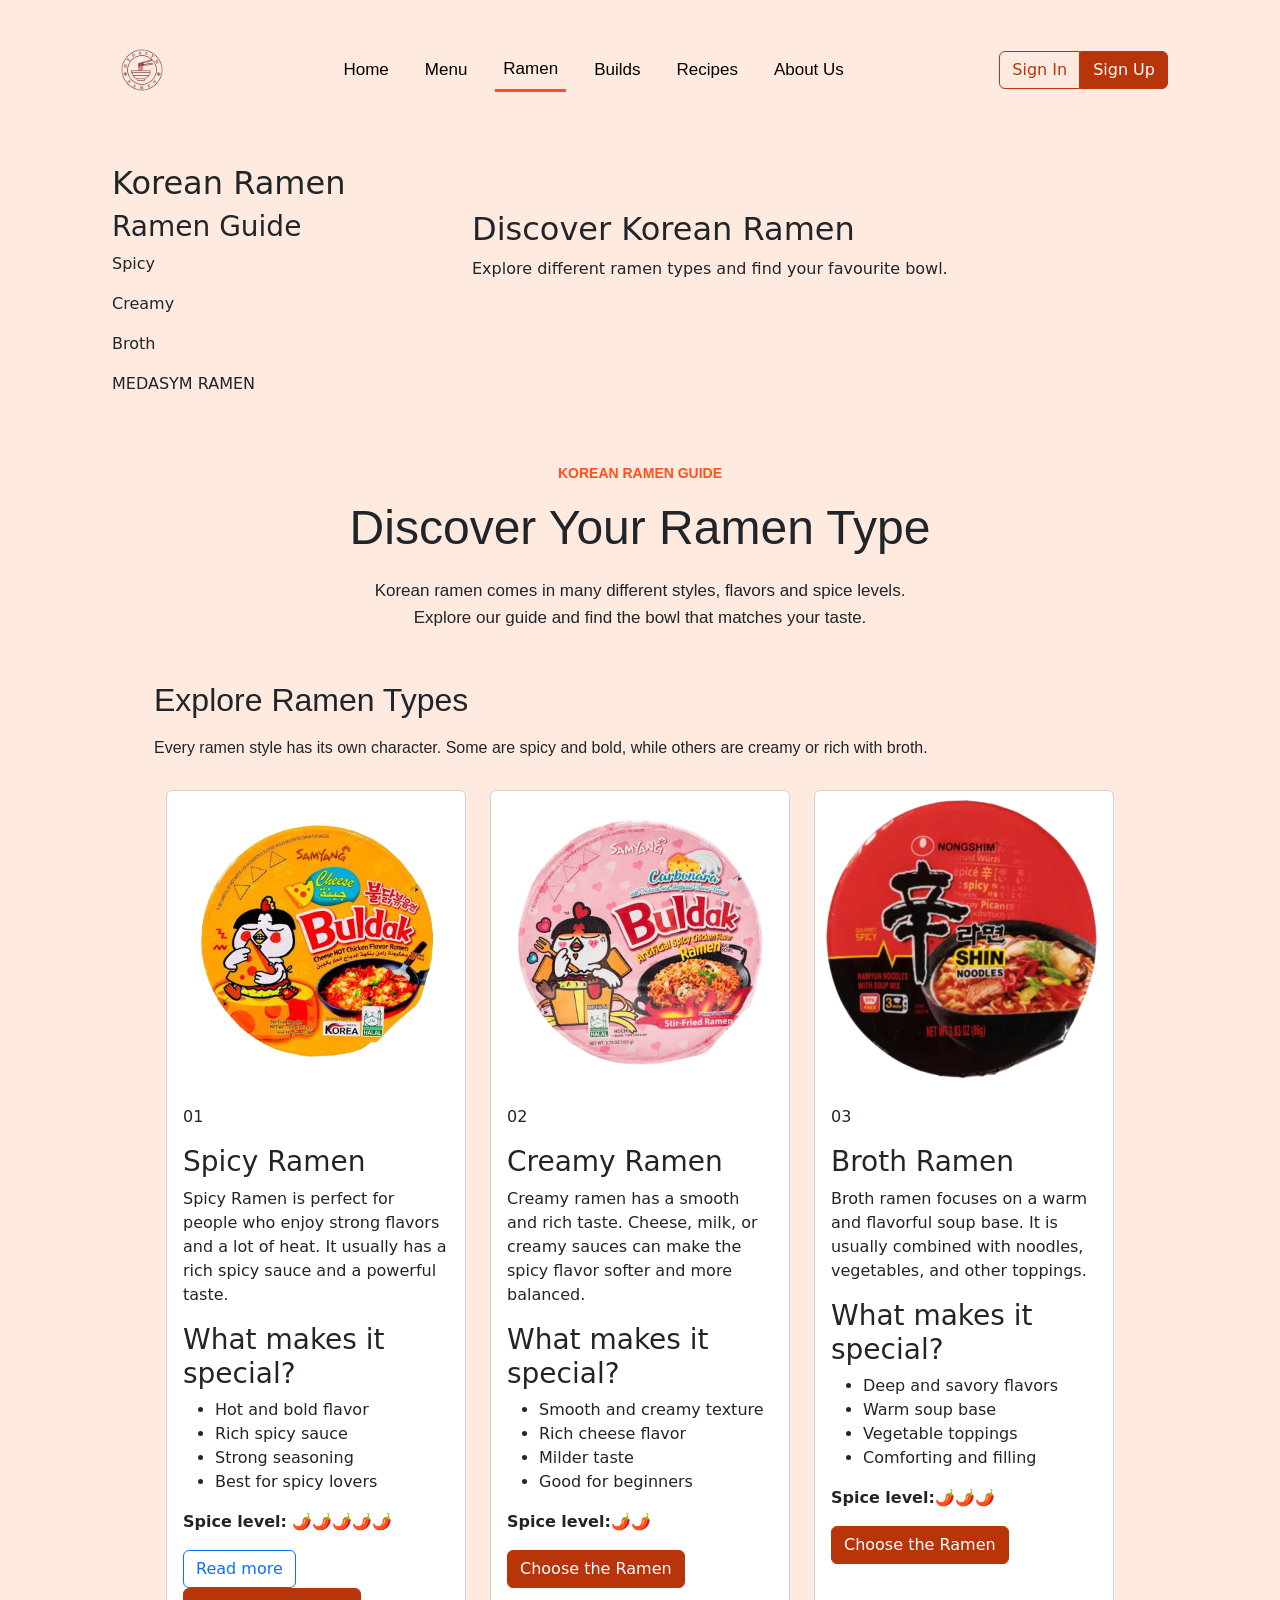
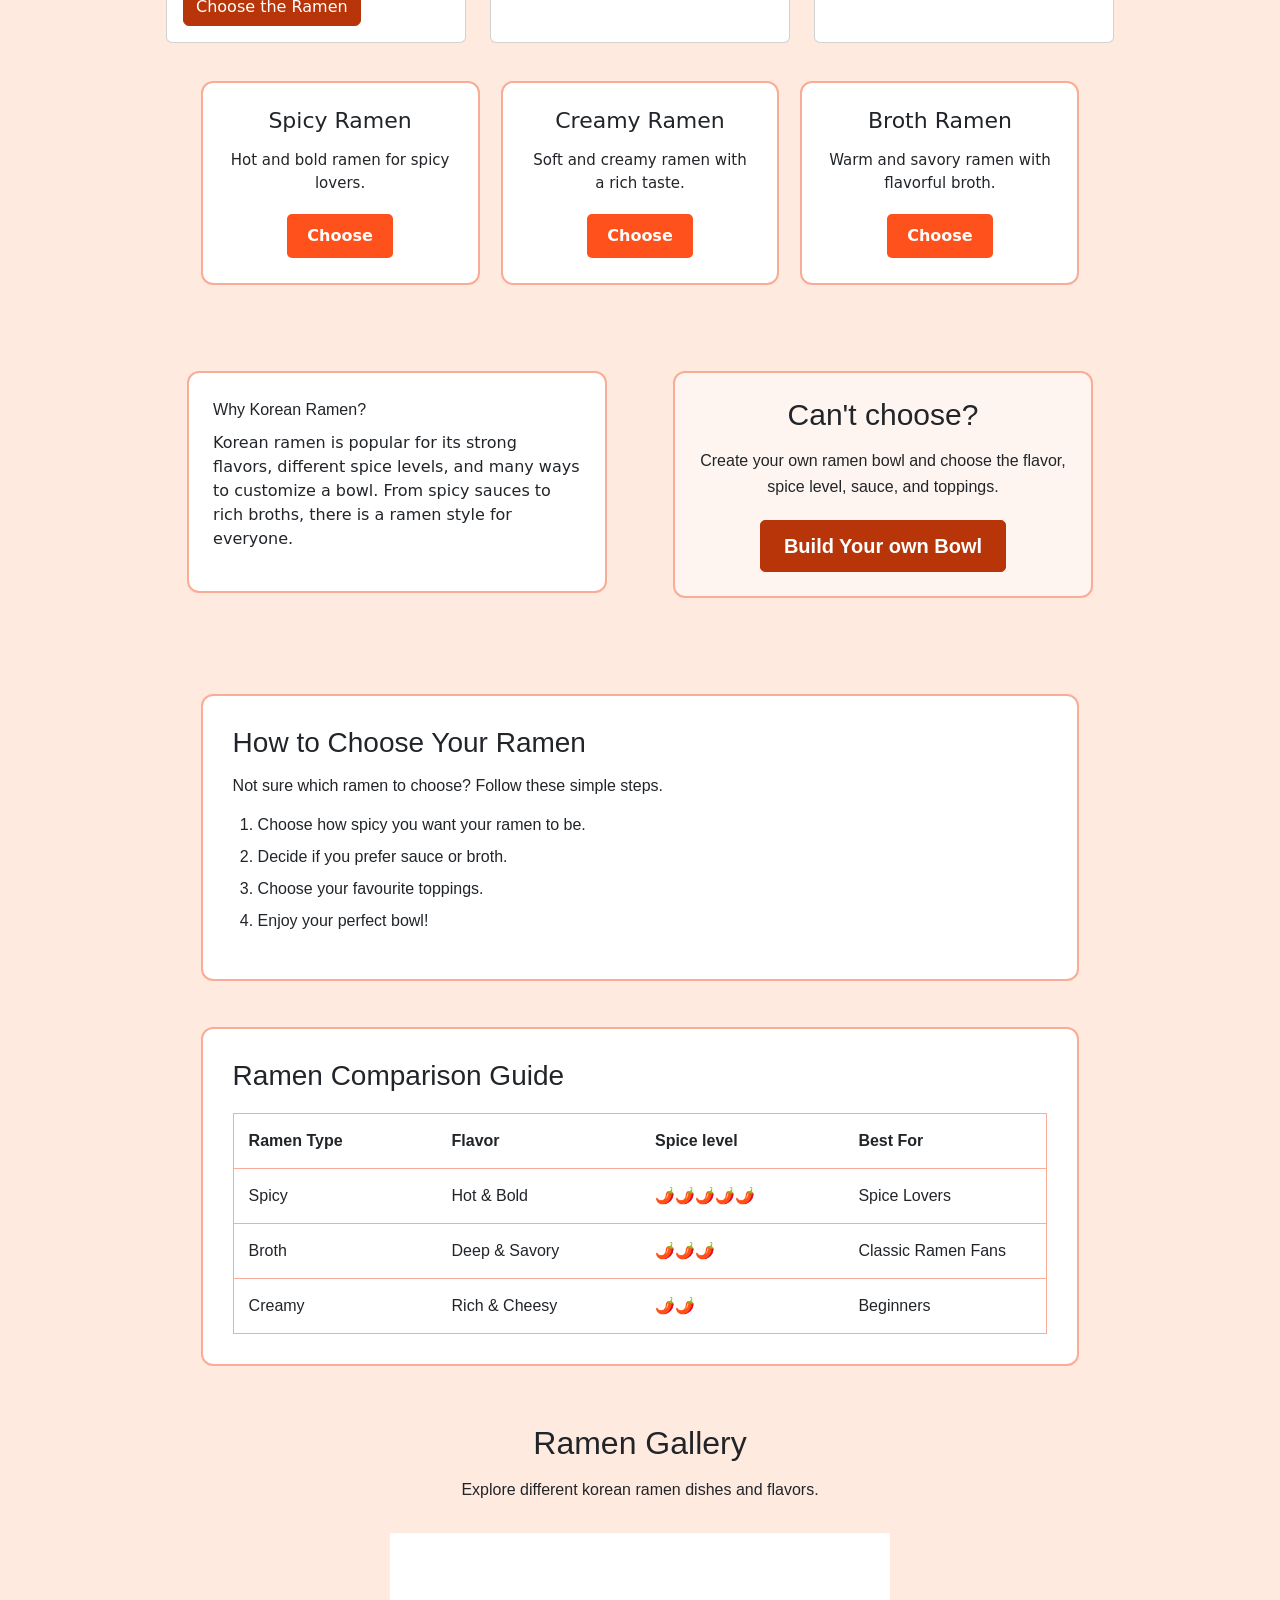
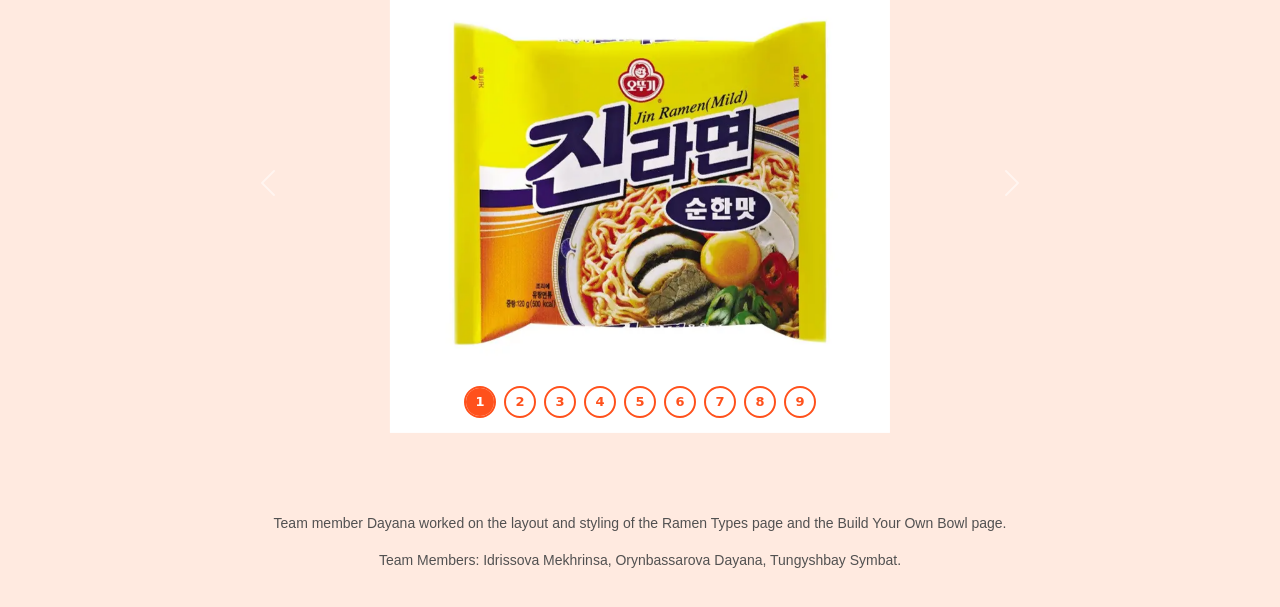
<file: ramen.html>
<!DOCTYPE html>
<html lang="en">

<head>
    <meta charset="UTF-8">
    <meta name="viewport" content="width=device-width, initial-scale=1.0">
    <link href="https://cdn.jsdelivr.net/npm/bootstrap@5.3.3/dist/css/bootstrap.min.css" rel="stylesheet">
    <link rel="stylesheet" href="style.css">
    <title>MEDASYM RAMEN | Ramen types</title>
</head>

<body>
    <nav class="navbar navbar-expand-lg">
        <div class="container-fluid">
            <a class="navbar-brand" href="index.html">
                <img src="logo.png" alt="MEDASYM RAMEN" width="150">
            </a>

            <button class="navbar-toggler" type="button" data-bs-toggle="collapse" data-bs-target="#navbarNav"
                aria-controls="navbarNav" aria-expanded="false" aria-label="Toggle navigation">
                <span class="navbar-toggler-icon"></span>
            </button>
            <div class="collapse navbar-collapse" id="navbarNav">
                <ul class="navbar-nav mx-auto">
                    <li class="nav-item">
                        <a class="nav-link" href="index.html">Home</a>
                    </li>
                    <li class="nav-item">
                        <a class="nav-link" href="menu.html">Menu</a>
                    </li>
                    <li class="nav-item">
                        <a class="nav-link active" href="ramen.html">Ramen</a>
                    </li>
                    <li class="nav-item">
                        <a class="nav-link" href="build.html">Builds</a>
                    </li>
                    <li class="nav-item">
                        <a class="nav-link" href="recipes.html">Recipes</a>
                    </li>
                    <li class="nav-item">
                        <a class="nav-link" href="about.html">About Us</a>
                    </li>
                </ul>

                <div class="d-flex gap-2">
                    <a href="#" class="btn btn-outline-secondary">Sign In</a>
                    <a href="signup.html" class="btn btn-primary">Sign Up</a>
                </div>

            </div>
        </div>

    </nav>

    <div class="container my-4">
        <div class="row">
            <header class="col-12">
                <h2>Korean Ramen</h2>
            </header>

            <aside class="col-lg-4 col-md-5 col-12">
                <h3>Ramen Guide</h3>
                <p>Spicy</p>
                <p>Creamy</p>
                <p>Broth</p>
            </aside>

            <main class="col-lg-8 col-md-7 col-12">
                <h2>Discover Korean Ramen</h2>
                <p>Explore different ramen types and find your favourite bowl.</p>
            </main>

            <footer class="col-12">
                <p>MEDASYM RAMEN</p>
            </footer>
        </div>
    </div>

    <div class="ramen-hero">
        <p>KOREAN RAMEN GUIDE</p>
        <h1>Discover Your Ramen Type</h1>
        <p>
            Korean ramen comes in many different styles, flavors
            and spice levels. <br> Explore our guide and find the bowl
            that matches your taste.
        </p>
    </div>

    <div class="ramen-types">
        <h2>Explore Ramen Types</h2>
        <p>
            Every ramen style has its own character. Some are spicy
            and bold, while others are creamy or rich with broth.
        </p>

        <!-- bootstrap-->

        <div class="container">
            <div class="row g-4">
                <!-- card 1 -->
                <div class="col-lg-4 col-md-6 col-12">
                    <div class="card h-100">
                        <img src="samyang.png" class="card-img-top" alt="Spicy Korean Buldak Ramen">
                        <div class="card-body">
                            <p>01</p>
                            <h3 class="card-title">Spicy Ramen</h3>
                            <p class="card-text">
                                Spicy Ramen is perfect for people who enjoy
                                strong flavors and a lot of heat. It usually
                                has a rich spicy sauce and a powerful taste.
                            </p>
                            <h3>What makes it special?</h3>
                            <ul>
                                <li>Hot and bold flavor</li>
                                <li>Rich spicy sauce</li>
                                <li>Strong seasoning</li>
                                <li>Best for spicy lovers</li>
                            </ul>
                            <p>
                                <b>Spice level:</b> 🌶️🌶️🌶️🌶️🌶️
                            </p>

                            <p id="spicyMoreText" class="read-more-text">
                                Spicy ramen is a great choice for people who
                                love bold Korean flavors. You can add eggs, vegetables,
                                or cheese to customize your bowl.
                            </p>

                            <button id="readMoreBtn" class="btn btn-outline-primary" type="button" aria-expanded="false"
                                aria-controls="spicyMoreText">Read more</button>
                            <button class="btn btn-primary">Choose the Ramen</button>
                        </div>
                    </div>
                </div>

                <!-- card 2-->
                <div class="col-lg-4 col-md-6 col-12">
                    <div class="card h-100">

                        <img src="buldak.png" class="card-img-top" alt="Creamy Korean Buldak Ramen">
                        <div class="card-body">
                            <p>02</p>
                            <h3 class="card-title">Creamy Ramen</h3>
                            <p class="card-text">
                                Creamy ramen has a smooth and rich taste.
                                Cheese, milk, or creamy sauces can make
                                the spicy flavor softer and more balanced.
                            </p>
                            <h3>What makes it special?</h3>
                            <ul>
                                <li>Smooth and creamy texture</li>
                                <li>Rich cheese flavor</li>
                                <li>Milder taste</li>
                                <li>Good for beginners</li>
                            </ul>
                            <p>
                                <b>Spice level:</b>🌶️🌶️
                            </p>

                            <button class="btn btn-primary">Choose the Ramen</button>
                        </div>
                    </div>
                </div>

                <!-- card 3-->

                <div class="col-lg-4 col-md-6 col-12">
                    <div class="card h-100">
                        <img src="shin.png" class="card-img-top" alt="Korean Shin Ramen with broth">
                        <div class="card-body">
                            <p>03</p>
                            <h3 class="card-title">Broth Ramen</h3>
                            <p class="card-text">
                                Broth ramen focuses on a warm and flavorful
                                soup base. It is usually combined with noodles,
                                vegetables, and other toppings.
                            </p>
                            <h3>What makes it special?</h3>
                            <ul>
                                <li>Deep and savory flavors</li>
                                <li>Warm soup base</li>
                                <li>Vegetable toppings</li>
                                <li>Comforting and filling</li>
                            </ul>
                            <p>
                                <b>Spice level:</b>🌶️🌶️🌶️
                            </p>

                            <button class="btn btn-primary">Choose the Ramen</button>
                        </div>
                    </div>
                </div>
            </div>
        </div>

        <div class="responsive-cards">
            <div class="responsive-card">
                <h3>Spicy Ramen</h3>
                <p>Hot and bold ramen for spicy lovers.</p>
                <button>Choose</button>
            </div>

            <div class="responsive-card">
                <h3>Creamy Ramen</h3>
                <p>Soft and creamy ramen with a rich taste.</p>
                <button>Choose</button>
            </div>

            <div class="responsive-card">
                <h3>Broth Ramen</h3>
                <p>Warm and savory ramen with flavorful broth.</p>
                <button>Choose</button>
            </div>
        </div>

        <div class="container my-4">
            <div class="row g-4">
                <div class="col-lg-6 col-md-6 col-12">
                    <div class="ramen-about p-4">
                        <h2>Why Korean Ramen?</h2>
                        <p>
                            Korean ramen is popular for its strong flavors,
                            different spice levels, and many ways to customize
                            a bowl. From spicy sauces to rich broths, there is
                            a ramen style for everyone.
                        </p>
                    </div>
                </div>
                <div class="col-lg-6 col-md-6 col-12">
                    <div class="build-promo p-4">
                        <h2>Can't choose?</h2>
                        <p>
                            Create your own ramen bowl and choose
                            the flavor, spice level, sauce, and toppings.
                        </p>
                        <a href="build.html" class="btn btn-primary btn-lg">Build Your own Bowl</a>
                    </div>
                </div>
            </div>
        </div>


        <div class="choose-ramen">
            <h2>How to Choose Your Ramen</h2>
            <p>
                Not sure which ramen to choose? Follow these simple steps.
            </p>
            <ol>
                <li>Choose how spicy you want your ramen to be.</li>
                <li>Decide if you prefer sauce or broth.</li>
                <li>Choose your favourite toppings.</li>
                <li>Enjoy your perfect bowl!</li>
            </ol>
        </div>

        <div id="ramen-guide">
            <h2>Ramen Comparison Guide</h2>
            <table>
                <tr>
                    <th>Ramen Type</th>
                    <th>Flavor</th>
                    <th>Spice level</th>
                    <th>Best For</th>
                </tr>

                <tr>
                    <td>Spicy</td>
                    <td>Hot & Bold</td>
                    <td>🌶️🌶️🌶️🌶️🌶️</td>
                    <td>Spice Lovers</td>
                </tr>

                <tr>
                    <td>Broth</td>
                    <td>Deep & Savory</td>
                    <td>🌶️🌶️🌶️</td>
                    <td>Classic Ramen Fans</td>
                </tr>

                <tr>
                    <td>Creamy</td>
                    <td>Rich & Cheesy</td>
                    <td>🌶️🌶️</td>
                    <td>Beginners</td>
                </tr>
            </table>
        </div>

        <div class="ramen-gallery">
            <h2>Ramen Gallery</h2>
            <p>Explore different korean ramen dishes and flavors.</p>

            <div id="ramenCarousel" class="carousel slide" data-bs-ride="carousel">
                <div class="carousel-indicators">
                    <button type="button" data-bs-target="#ramenCarousel" data-bs-slide-to="0" class="active">1</button>
                    <button type="button" data-bs-target="#ramenCarousel" data-bs-slide-to="1">2</button>
                    <button type="button" data-bs-target="#ramenCarousel" data-bs-slide-to="2">3</button>
                    <button type="button" data-bs-target="#ramenCarousel" data-bs-slide-to="3">4</button>
                    <button type="button" data-bs-target="#ramenCarousel" data-bs-slide-to="4">5</button>
                    <button type="button" data-bs-target="#ramenCarousel" data-bs-slide-to="5">6</button>
                    <button type="button" data-bs-target="#ramenCarousel" data-bs-slide-to="6">7</button>
                    <button type="button" data-bs-target="#ramenCarousel" data-bs-slide-to="7">8</button>
                    <button type="button" data-bs-target="#ramenCarousel" data-bs-slide-to="8">9</button>

                </div>

                <div class="carousel-inner">
                    <div class="carousel-item active">
                        <img src="jinramen.webp" class="d-block w-100" alt="Jin Ramen">
                    </div>
                    <div class="carousel-item">
                        <img src="cheeseramen.jpeg" class="d-block w-100" alt="Cheese Ramen">
                    </div>
                    <div class="carousel-item">
                        <img src="chickenramen.jpg" class="d-block w-100" alt="Chicken Ramen">
                    </div>
                    <div class="carousel-item">
                        <img src="seafoodramen.jpg" class="d-block w-100" alt="Seafood Ramen">
                    </div>
                    <div class="carousel-item">
                        <img src="creamyramen.webp" class="d-block w-100" alt="Creamy Ramen">
                    </div>
                    <div class="carousel-item">
                        <img src="shinramen.webp" class="d-block w-100" alt="Shin Ramen">
                    </div>
                    <div class="carousel-item">
                        <img src="kimchiramen.jpg" class="d-block w-100" alt="Kimchi Ramen">
                    </div>
                    <div class="carousel-item">
                        <img src="eggramen.jpg" class="d-block w-100" alt="Egg Ramen">
                    </div>
                    <div class="carousel-item">
                        <img src="blackbeanramen.jpg" class="d-block w-100" alt="Black Bean Ramen">
                    </div>
                </div>

                <button class="carousel-control-prev" type="button" data-bs-target="#ramenCarousel"
                    data-bs-slide="prev">
                    <span class="carousel-control-prev-icon" aria-hidden="true"></span>
                    <span class="visually-hidden">Previous</span>
                </button>

                <button class="carousel-control-next" type="button" data-bs-target="#ramenCarousel"
                    data-bs-slide="next">
                    <span class="carousel-control-next-icon" aria-hidden="true"></span>
                    <span class="visually-hidden">Next</span>
                </button>

            </div>

        </div>
    </div>

    <footer class="team-credits">
        <p>Team member Dayana worked on the layout and styling
            of the Ramen Types page and the Build Your Own Bowl page.</p>
        <p>Team Members: Idrissova Mekhrinsa,
            Orynbassarova Dayana, Tungyshbay Symbat.</p>

    </footer>
    <script src="https://cdn.jsdelivr.net/npm/bootstrap@5.3.3/dist/js/bootstrap.bundle.min.js"></script>
    <script src="read-more.js"></script>
</body>

</html>
</file>
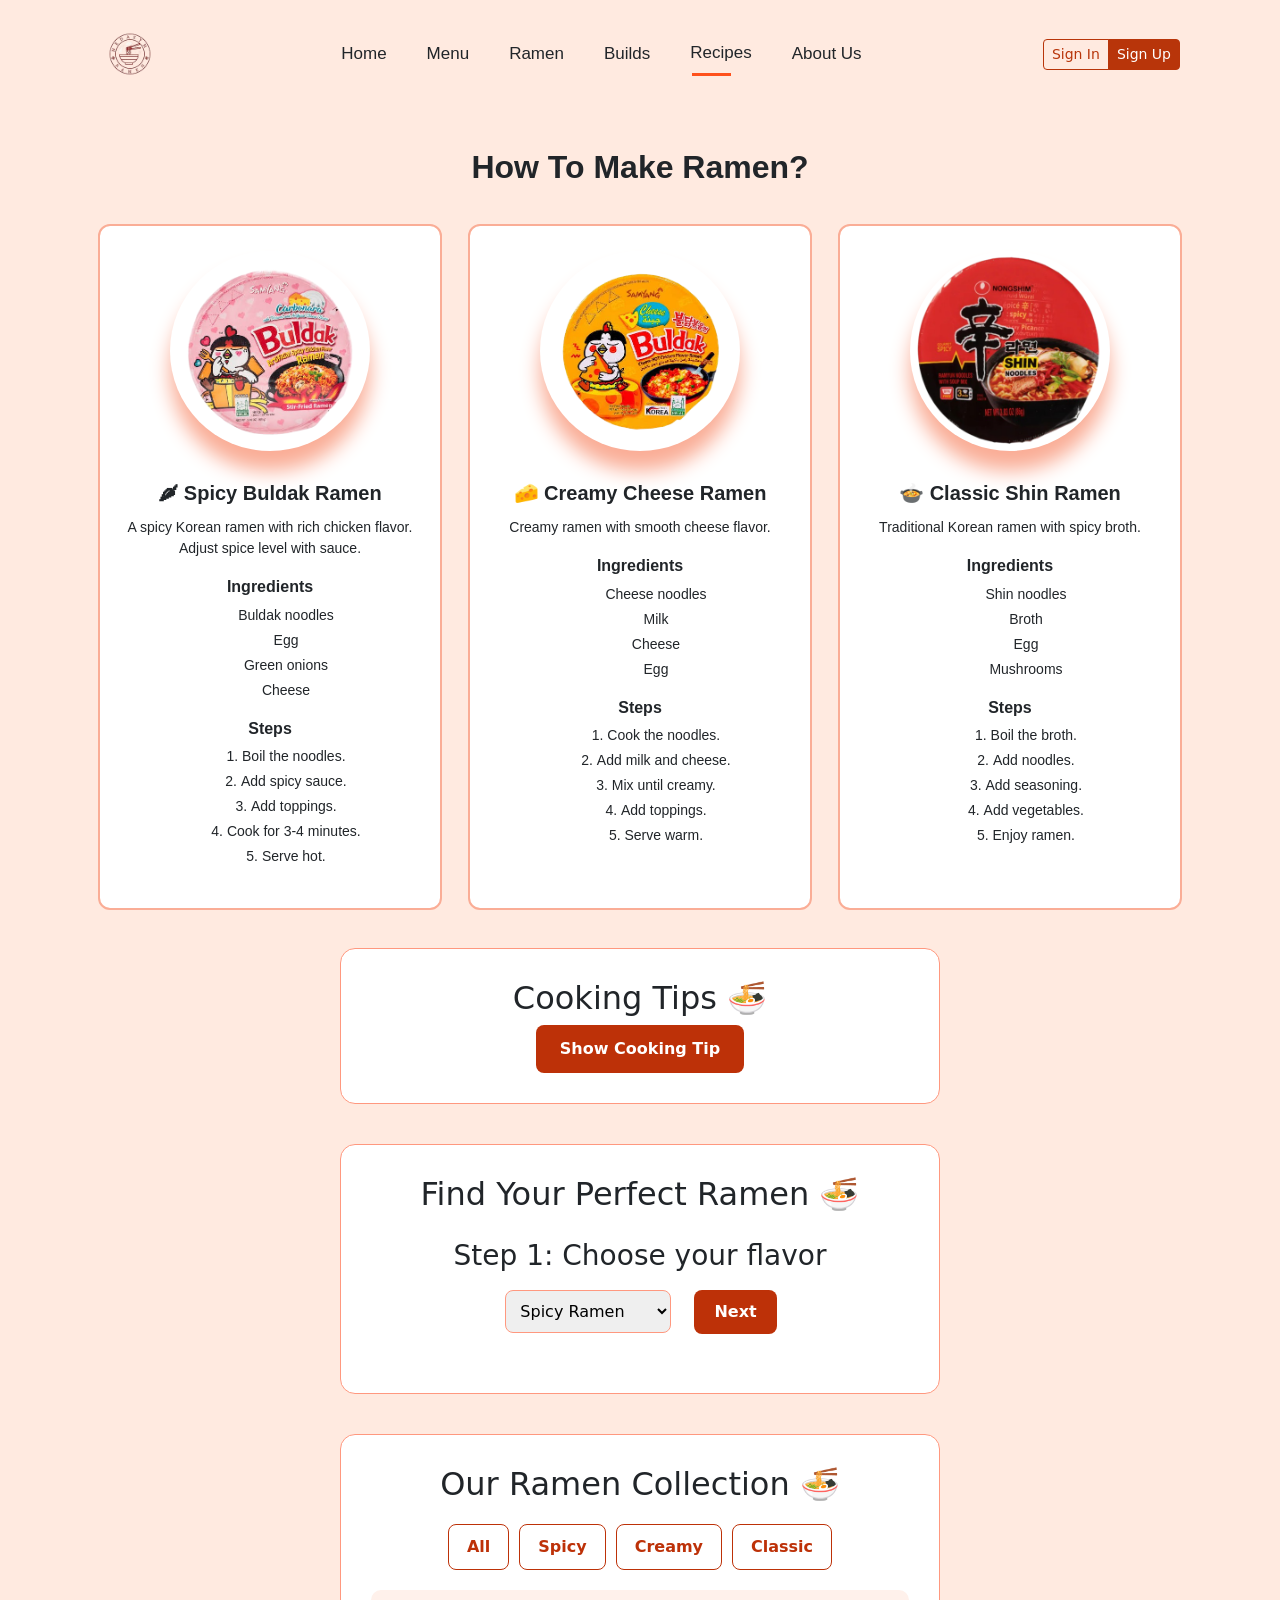
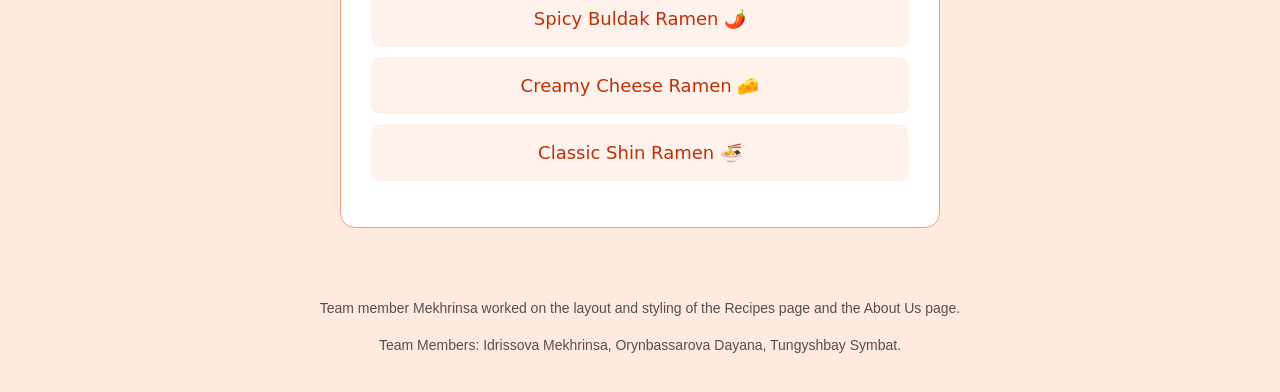
<file: recipes.html>
<!DOCTYPE html>
<html lang="en">

<head>
    <meta charset="UTF-8">
    <meta http-equiv="X-UA-Compatible" content="IE=edge">
    <link href="https://cdn.jsdelivr.net/npm/bootstrap@5.3.3/dist/css/bootstrap.min.css" rel="stylesheet">
    <link rel="stylesheet" href="style.css">
    <meta name="viewport" content="width=device-width, initial-scale=1.0">
    <title>Recipes | MEDASYM RAMEN</title>
</head>

<body>
    <a class="visually-hidden-focusable" href="#main-content">Skip to main content</a>

    <header>
        <nav aria-label="Main navigation"
            class="navbar navbar-expand-lg bg-warning-subtle h-auto py-3 py-lg-4 px-3 px-lg-0">
            <a class="navbar-brand logo m-0 p-0" href="index.html">
                <img src="logo.png" alt="Logo" width="150px">
            </a>

            <button class="navbar-toggler border-danger" type="button" data-bs-toggle="collapse"
                data-bs-target="#mainNav" aria-controls="mainNav" aria-expanded="false" aria-label="Toggle navigation">
                <span class="navbar-toggler-icon"></span>
            </button>

            <div class="collapse navbar-collapse" id="mainNav">
                <ul class="navbar-nav mx-lg-auto gap-2 gap-lg-4 mt-3 mt-lg-0">
                    <li class="nav-item">
                        <a class="nav-link text-dark fw-medium" href="index.html">Home</a>
                    </li>
                    <li class="nav-item">
                        <a class="nav-link text-dark fw-medium" href="menu.html">Menu</a>
                    </li>
                    <li class="nav-item">
                        <a class="nav-link text-dark fw-medium" href="ramen.html">Ramen</a>
                    </li>
                    <li class="nav-item">
                        <a class="nav-link text-dark fw-medium" href="build.html">Builds</a>
                    </li>
                    <li class="nav-item active">
                        <a class="nav-link text-dark fw-medium" href="recipes.html" aria-current="page">Recipes</a>
                    </li>
                    <li class="nav-item">
                        <a class="nav-link text-dark fw-medium" href="about.html">About Us</a>
                    </li>
                </ul>
                <div class="btn-group btn-group-sm mt-3 mt-lg-0" role="group" aria-label="Account">
                    <a href="#" class="btn btn-outline-secondary">Sign In</a>
                    <a href="signup.html" class="btn btn-primary">Sign Up</a>
                </div>
            </div>
        </nav>
    </header>

    <main class="recipes-main" id="main-content">
        <h1 class="recipes-title">How To Make Ramen?</h1>

        <div class="recipe-list">

            <article class="recipe-card">
                <img src="buldak.png" alt="Spicy Buldak Ramen">
                <h2>🌶 Spicy Buldak Ramen</h2>
                <p>A spicy Korean ramen with rich chicken flavor. Adjust spice level with sauce.</p>
                <h3>Ingredients</h3>
                <ul>
                    <li>Buldak noodles</li>
                    <li>Egg</li>
                    <li>Green onions</li>
                    <li>Cheese</li>
                </ul>
                <h3>Steps</h3>
                <ol>
                    <li>Boil the noodles.</li>
                    <li>Add spicy sauce.</li>
                    <li>Add toppings.</li>
                    <li>Cook for 3-4 minutes.</li>
                    <li>Serve hot.</li>
                </ol>
            </article>

            <article class="recipe-card">
                <img src="samyang.png" alt="Creamy Cheese Ramen">
                <h2>🧀 Creamy Cheese Ramen</h2>
                <p>Creamy ramen with smooth cheese flavor.</p>
                <h3>Ingredients</h3>
                <ul>
                    <li>Cheese noodles</li>
                    <li>Milk</li>
                    <li>Cheese</li>
                    <li>Egg</li>
                </ul>
                <h3>Steps</h3>
                <ol>
                    <li>Cook the noodles.</li>
                    <li>Add milk and cheese.</li>
                    <li>Mix until creamy.</li>
                    <li>Add toppings.</li>
                    <li>Serve warm.</li>
                </ol>
            </article>

            <article class="recipe-card">
                <img src="shin.png" alt="Classic Shin Ramen">
                <h2>🍲 Classic Shin Ramen</h2>
                <p>Traditional Korean ramen with spicy broth.</p>
                <h3>Ingredients</h3>
                <ul>
                    <li>Shin noodles</li>
                    <li>Broth</li>
                    <li>Egg</li>
                    <li>Mushrooms</li>
                </ul>
                <h3>Steps</h3>
                <ol>
                    <li>Boil the broth.</li>
                    <li>Add noodles.</li>
                    <li>Add seasoning.</li>
                    <li>Add vegetables.</li>
                    <li>Enjoy ramen.</li>
                </ol>
            </article>

        </div>
        <section class="cooking-tip">
    <h2>Cooking Tips 🍜</h2>

    <button id="tipBtn" type="button">
        Show Cooking Tip
    </button>

    <p id="tipText" hidden>
        Add an egg and cheese to make your ramen
        even more delicious!
    </p>
</section>
<section class="ramen-form">
    <h2>Find Your Perfect Ramen 🍜</h2>

    <div id="step1">
        <h3>Step 1: Choose your flavor</h3>

        <select id="ramenFlavor">
            <option value="Spicy">Spicy Ramen</option>
            <option value="Creamy">Creamy Ramen</option>
            <option value="Classic">Classic Ramen</option>
        </select>

        <button id="nextBtn" type="button">Next</button>
    </div>

    <div id="step2" hidden>
        <h3>Step 2: Enter your name</h3>

        <input type="text"
               id="ramenName"
               placeholder="Your name">

        <button id="backBtn" type="button">Back</button>
        <button id="finishBtn" type="button">Finish</button>
    </div>

    <p id="ramenResult" aria-live="polite"></p>
</section>

<!-- TASK 3.2 - Arrays and Loops -->

<!-- TASK 3.3 - Higher-Order Functions -->

<section class="ramen-collection">
    <h2>Our Ramen Collection 🍜</h2>

    <div class="ramen-filters">
        <button class="filter-btn" data-type="All">All</button>
        <button class="filter-btn" data-type="Spicy">Spicy</button>
        <button class="filter-btn" data-type="Creamy">Creamy</button>
        <button class="filter-btn" data-type="Classic">Classic</button>
    </div>

    <ul id="ramenList"></ul>
</section>
    </main>

    <footer class="team-credits">
        <p>Team member Mekhrinsa worked on the layout and styling of the Recipes page and the About Us page.</p>
        <p>Team Members: Idrissova Mekhrinsa, Orynbassarova Dayana, Tungyshbay Symbat.</p>
    </footer>

    <script src="https://cdn.jsdelivr.net/npm/bootstrap@5.3.3/dist/js/bootstrap.bundle.min.js"></script>
    <script src="recipes.js"></script>
</body>

</html>
</file>
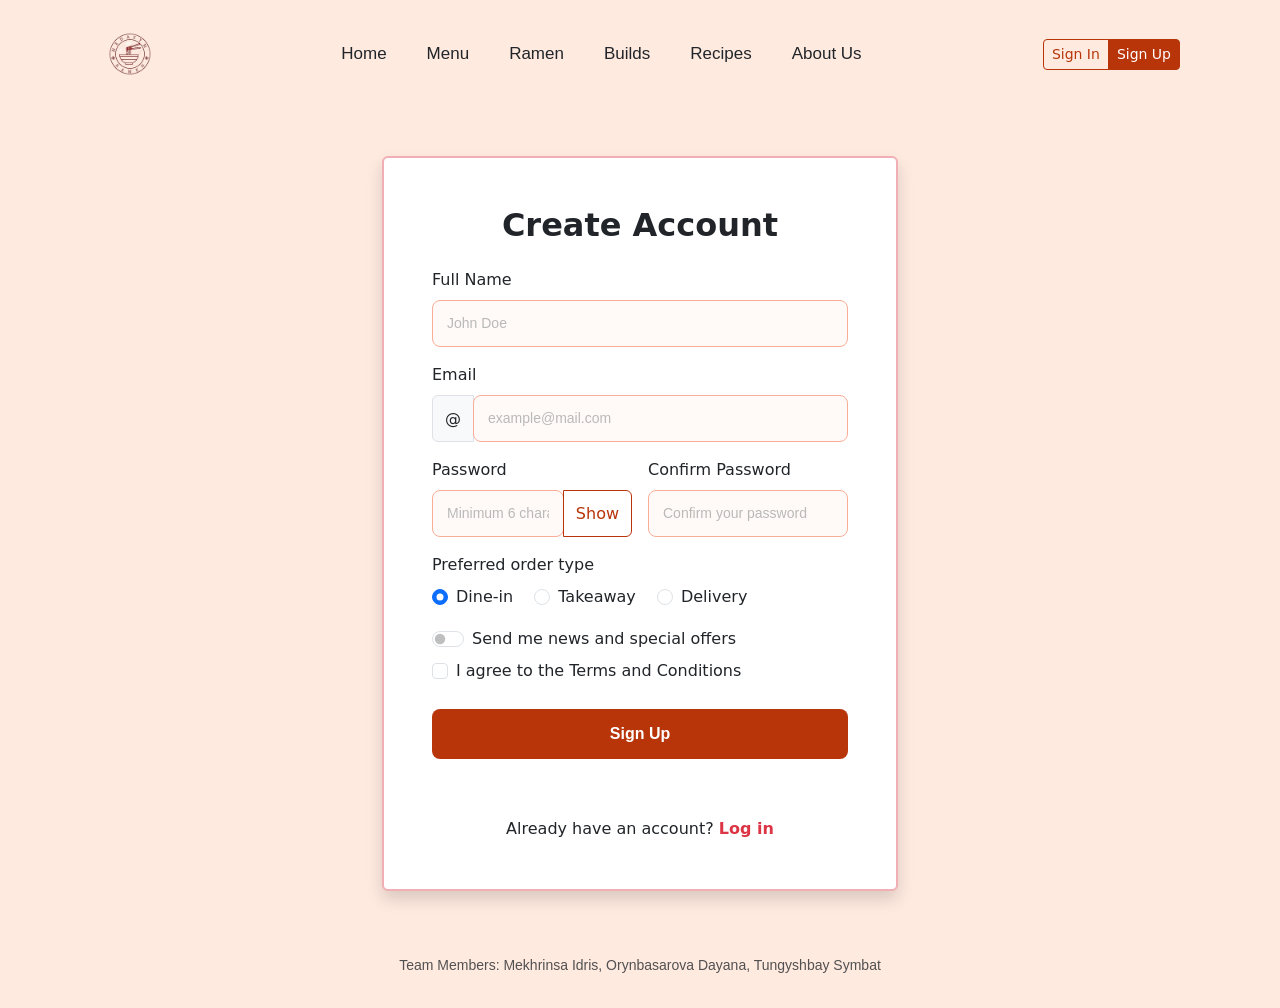
<file: signup.html>
<!DOCTYPE html>
<html lang="en">
<head>
    <meta charset="UTF-8">
    <meta http-equiv="X-UA-Compatible" content="IE=edge">
    <link href="https://cdn.jsdelivr.net/npm/bootstrap@5.3.3/dist/css/bootstrap.min.css" rel="stylesheet">
    <link rel="stylesheet" href="style.css">
    <meta name="viewport" content="width=device-width, initial-scale=1.0">
    <title>SIGN UP</title>
</head>
<body>
    <a class="visually-hidden-focusable" href="#main-content">Skip to main content</a>
    <header class="menu">
        <nav aria-label="Main navigation" class="navbar navbar-expand-lg bg-warning-subtle h-auto py-3 py-lg-4 px-3 px-lg-0">
            <a class="navbar-brand logo m-0 p-0" href="index.html">
                <img src="logo.png" alt="Logo" width="150px">
            </a>

            <button class="navbar-toggler border-danger" type="button"
                    data-bs-toggle="collapse" data-bs-target="#mainNav"
                    aria-controls="mainNav" aria-expanded="false" aria-label="Toggle navigation">
                <span class="navbar-toggler-icon"></span>
            </button>

            <div class="collapse navbar-collapse" id="mainNav">
                <ul class="navbar-nav mx-lg-auto gap-2 gap-lg-4 mt-3 mt-lg-0">
                    <li class="nav-item">
                        <a class="nav-link text-dark fw-medium" href="index.html">Home</a>
                    </li>
                    <li class="nav-item">
                        <a class="nav-link text-dark fw-medium" href="menu.html">Menu</a>
                    </li>
                    <li class="nav-item">
                        <a class="nav-link text-dark fw-medium" href="ramen.html">Ramen</a>
                    </li>
                    <li class="nav-item">
                        <a class="nav-link text-dark fw-medium" href="build.html">Builds</a>
                    </li>
                    <li class="nav-item">
                        <a class="nav-link text-dark fw-medium" href="recipes.html">Recipes</a>
                    </li>
                    <li class="nav-item">
                        <a class="nav-link text-dark fw-medium" href="about.html">About Us</a>
                    </li>
                </ul>
                <div class="btn-group btn-group-sm mt-3 mt-lg-0" role="group" aria-label="Account">
                    <a href="#" class="btn btn-outline-secondary">Sign In</a>
                    <a href="signup.html" class="btn btn-primary">Sign Up</a>
                </div>
            </div>
        </nav>
    </header>

    <!-- TASK 9: RESPONSIVE BOOTSTRAP FORM -->
    <main id="main-content" class="container my-4 my-lg-5">
        <div class="row justify-content-center">
            <div class="col-12 col-md-10 col-lg-8 col-xl-6">
                <div class="card shadow border-2 border-danger-subtle">
                    <div class="card-body p-4 p-md-5">
                        <h2 class="text-center fw-bold mb-4">Create Account</h2>

                        <form id="signupForm" class="needs-validation" novalidate>
                            <div class="row g-3">

                                <!-- Full name -->
                                <div class="col-12">
                                    <label for="fullname" class="form-label">Full Name</label>
                                    <input type="text" class="form-control" id="fullname" name="fullname" placeholder="John Doe" required>
                                    <div class="invalid-feedback">Please enter your full name.</div>
                                </div>

                                <!-- Email (input-group with prefix) -->
                                <div class="col-12">
                                    <label for="email" class="form-label">Email</label>
                                    <div class="input-group has-validation">
                                        <span class="input-group-text">@</span>
                                        <input type="email" class="form-control" id="email" name="email" placeholder="example@mail.com" required>
                                        <div class="invalid-feedback">Please enter a valid email address.</div>
                                    </div>
                                </div>

                                <!-- Password (input-group with show/hide button) -->
                                <div class="col-12 col-md-6">
                                    <label for="password" class="form-label">Password</label>
                                    <div class="input-group has-validation">
                                        <input type="password" class="form-control" id="password" name="password" placeholder="Minimum 6 characters" minlength="6" required>
                                        <button class="btn btn-outline-secondary" type="button" id="togglePassword">Show</button>
                                        <div class="invalid-feedback">Password must be at least 6 characters.</div>
                                    </div>
                                </div>

                                <!-- Confirm password -->
                                <div class="col-12 col-md-6">
                                    <label for="confirmPassword" class="form-label">Confirm Password</label>
                                    <input type="password" class="form-control" id="confirmPassword" name="confirmPassword" placeholder="Confirm your password" required>
                                    <div class="invalid-feedback">Passwords do not match.</div>
                                </div>

                                <!-- Radio buttons -->
                                <div class="col-12">
                                    <fieldset>
                                        <legend class="form-label fs-6">Preferred order type</legend>
                                        <div class="form-check form-check-inline">
                                            <input class="form-check-input" type="radio" name="orderType" id="orderDineIn" value="dine-in" checked>
                                            <label class="form-check-label" for="orderDineIn">Dine-in</label>
                                        </div>
                                        <div class="form-check form-check-inline">
                                            <input class="form-check-input" type="radio" name="orderType" id="orderTakeaway" value="takeaway">
                                            <label class="form-check-label" for="orderTakeaway">Takeaway</label>
                                        </div>
                                        <div class="form-check form-check-inline">
                                            <input class="form-check-input" type="radio" name="orderType" id="orderDelivery" value="delivery">
                                            <label class="form-check-label" for="orderDelivery">Delivery</label>
                                        </div>
                                    </fieldset>
                                </div>

                                <!-- Checkboxes -->
                                <div class="col-12">
                                    <div class="form-check form-switch mb-2">
                                        <input class="form-check-input" type="checkbox" role="switch" id="newsletter" name="newsletter">
                                        <label class="form-check-label" for="newsletter">Send me news and special offers</label>
                                    </div>
                                    <div class="form-check">
                                        <input class="form-check-input" type="checkbox" id="terms" name="terms" required>
                                        <label class="form-check-label" for="terms">I agree to the Terms and Conditions</label>
                                        <div class="invalid-feedback">You must agree before signing up.</div>
                                    </div>
                                </div>

                                <!-- Submit -->
                                <div class="col-12 d-grid">
                                    <button type="submit" class="btn btn-primary btn-lg">Sign Up</button>
                                </div>

                            </div>

                            <p id="formMessage" class="form-message text-center mt-3 mb-0" role="alert"></p>
                        </form>

                        <p class="text-center mt-4 mb-0">Already have an account?
                            <a href="#" class="link-danger fw-semibold text-decoration-none">Log in</a>
                        </p>
                    </div>
                </div>
            </div>
        </div>
    </main>

    <footer class="team-credits p-3 mt-4 mt-lg-5">
        <p>Team Members: Mekhrinsa Idris, Orynbasarova Dayana, Tungyshbay Symbat</p>
    </footer>

    <script src="https://cdn.jsdelivr.net/npm/bootstrap@5.3.3/dist/js/bootstrap.bundle.min.js"></script>
    <script src="signup.js"></script>
</body>
</html>
</file>
<file: style.css>
*,
::after,
::before {
    box-sizing: border-box;
    margin: 0;
    padding: 0;
}

body {
    margin: 0 100px;
    background-color: #ffeae0;
}

.team-credits {
    text-align: center;
    padding: 20px;
    font-size: 14px;
    color: #525151;
    margin-top: 50px;
    font-family: sans-serif;
}

.navbar {
    width: 100%;
    height: 140px;
    display: flex;
    justify-content: space-between;
    align-items: center;
    padding: 30px 0;
}

.navbar .logo h1 {
    font-weight: 600;
    font-family: sans-serif;
    color: #000000;
}

.navbar .logo b {
    color: #ff511c;
}

.navbar ul {
    display: flex;
    list-style: none;
    align-items: center;
    gap: 20px;
}

.navbar ul li {
    white-space: nowrap;
}

.navbar ul li a {
    text-decoration: none;
    color: #000000;
    font-weight: 500;
    font-family: sans-serif;
    font-size: 17px;
}

/* =====ACTIVE===== */
.navbar ul .active::after {
    content: '';
    width: 50%;
    height: 3px;
    background-color: #ff511c;
    display: flex;
    position: relative;
    margin-left: 10px;
}

button {
    padding: 10px 20px;
    cursor: pointer;
    font-weight: 600;
}

.signin {
    background: transparent;
    border: none;
}

.signup {
    background-color: #ff511c;
    color: #ffffff;
    outline: none;
    border: none;
    border-radius: 5px;
}

.explore-btn {
    display: inline-block;
    padding: 10px 23px;
    background-color: #ff511c;
    color: white;
    border-radius: 5px;
    text-decoration: none;
    font-family: sans-serif;
    font-weight: 600;
}

.explore-btn:hover {
    background-color: #e64213;
}

/* ===== HOMEPAGE ===== */
.home-grid {
    display: grid;
    grid-template-columns: 220px 1fr;
    grid-template-rows: auto 1fr auto;
    grid-template-areas:
        "header  header"
        "main main"
        "card card"
        "footer  footer";
    gap: 30px;
    min-height: 100vh;
}

.home-header {
    grid-area: header;
}

.home-card {
    grid-area: card;
    display: flex;
    flex-direction: row;
    align-items: center;
    justify-content: center;
    gap: 30px;
    flex-wrap: wrap;
}

.home-card img {
    width: 160px;
    height: 160px;
    object-fit: contain;
    padding: 15px;
    background-color: white;
    border-radius: 10px;
    outline: 2px solid #faad96;
    user-select: none;
    flex: 0 1 160px;
}

.home-main {
    grid-area: main;
    align-self: center;
}

.home-info {
    display: flex;
    flex-direction: column;
    max-width: 100%;
}

.home-info h2 {
    font-size: 60px;
    font-family: sans-serif;
    margin-bottom: 30px;
}

.home-info p {
    font-size: 20px;
    line-height: 2pc;
    margin-bottom: 30px;
    font-family: sans-serif;
}

.home-footer {
    grid-area: footer;
    text-align: center;
    padding: 20px;
    font-size: 14px;
    color: #525151;
    font-family: sans-serif;
}

@media (min-width: 576px) and (max-width: 800px) {
    .home-grid {
        grid-template-columns: 1fr;
        grid-template-areas:
            "header"
            "main"
            "card"
            "footer";
    }
}

@media (max-width: 575px) {
    .home-grid {
        grid-template-columns: 1fr;
        grid-template-areas:
            "header"
            "main"
            "card"
            "footer";
    }
}

/* =====CARDS===== */
.category {
    width: 100%;
    display: flex;
    margin-bottom: 50px;
    justify-content: center;
}

.category .list-items {
    width: 90%;
    position: relative;
    margin-top: 50px;
}

.category .list-items h3 {
    font-size: 20px;
    font-weight: 600;
    font-family: sans-serif;
    margin-bottom: 70px;

}

.category .list-items .card-list {
    display: flex;
    justify-content: space-between;
    grid-template-columns: repeat(4, 1fr);
}

.category .card-list .card {
    width: 200px;
    height: auto;
    display: block;
    padding: 10px;
    border-radius: 10px;
    position: relative;
    background: #ffffff;
    outline: 2px solid #faad96
}

.category .card-list .card:hover {
    transform: scale(1.05);
}

.category .card-list .card img {
    width: 100%;
    height: auto;
    object-fit: cover;
    object-position: center;
    background-repeat: no-repeat;
    box-shadow: 0 20px 20px #faad96;
    border-radius: 50%;
}

.category .card-list .card .food-title {
    padding: 40px 0 10px;
}

.category .card-list .card .food-title h1 {
    text-align: center;
    font-weight: bold;
    font-size: 16px;
    font-family: sans-serif;
}

.category .card .desc-food p {
    font-size: 13px;
    text-align: center;
    font-weight: 500;
    margin-bottom: 20px;
    font-family: sans-serif;
}

.category .card .price {
    display: flex;
    align-items: center;
    justify-content: space-between;
}

.category .card .plus-icon {
    width: 35px;
    height: 35px;
    padding: 0;
    border: none;
    border-radius: 50%;
    cursor: pointer;
    background: #f0f0f0;
    color: #ff511c;
    display: flex;
    align-items: center;
    justify-content: center;
}

/* =====SCROLL BAR===== */
::-webkit-scrollbar {
    width: 10px;
}

::-webkit-scrollbar-thumb {
    background: #ff511c;
    border-radius: 20px;
}

/* =====SIGNUP===== */

.signup-section {
    width: 100%;
    min-height: 75vh;
    display: flex;
    align-items: center;
    justify-content: center;
    padding: 40px 20px;
}

.signup-box {
    width: 100%;
    max-width: 440px;
    background: #ffffff;
    border-radius: 16px;
    outline: 2px solid #faad96;
    box-shadow: 0 20px 40px rgba(250, 173, 150, 0.35);
    padding: 45px 40px;
}

.signup-box h2 {
    font-size: 30px;
    font-weight: 700;
    text-align: center;
    margin-bottom: 30px;
    color: #1a1a1a;
}

.signup-box .field {
    display: flex;
    flex-direction: column;
    margin-bottom: 20px;
}

.signup-box label {
    font-size: 14px;
    font-weight: 600;
    margin-bottom: 8px;
    color: #333333;
}

#signupForm input[type="text"],
#signupForm input[type="email"],
#signupForm input[type="password"] {
    padding: 12px 14px;
    border-radius: 8px;
    border: 1.5px solid #faad96;
    font-size: 14px;
    font-family: sans-serif;
    background-color: #fffaf8;
    transition: border-color 0.2s ease, background-color 0.2s ease;
}

#signupForm input[type="text"]::placeholder,
#signupForm input[type="email"]::placeholder,
#signupForm input[type="password"]::placeholder {
    color: #b9b9b9;
}

#signupForm input[type="text"]:focus,
#signupForm input[type="email"]:focus,
#signupForm input[type="password"]:focus {
    outline: none;
    border-color: #ff511c;
    background-color: #ffffff;
}

#signupForm button[type="submit"] {
    width: 100%;
    background-color: #ff511c;
    color: #ffffff;
    font-size: 16px;
    font-weight: 600;
    font-family: sans-serif;
    padding: 13px;
    border: none;
    border-radius: 8px;
    cursor: pointer;
    margin-top: 8px;
    transition: background-color 0.2s ease, transform 0.1s ease;
}

#signupForm button[type="submit"]:hover {
    background-color: #e04214;
}

#signupForm button[type="submit"]:active {
    transform: scale(0.98);
}

.form-message {
    text-align: center;
    font-size: 13px;
    margin-top: 14px;
    min-height: 18px;
    font-family: sans-serif;
}

.form-message.error {
    color: #d33131;
}

.form-message.success {
    color: #2e8b3d;
}

.login-hint {
    text-align: center;
    font-size: 14px;
    margin-top: 24px;
    color: #555555;
    font-family: sans-serif;
}

.login-hint a {
    color: #ff511c;
    font-weight: 600;
    text-decoration: none;
}

.login-hint a:hover {
    text-decoration: underline;
}

/* ===== RAMEN TYPES PAGE ===== */
/* === RAMEN-HERO ===== */
.ramen-hero {
    width: 100%;
    text-align: center;
    margin-top: 50px;
    margin-bottom: 50px;
}

.ramen-hero p:first-child {
    font-size: 14px;
    font-weight: bold;
    font-family: sans-serif;
    color: #ff511c;
    margin-bottom: 15px;
}

.ramen-hero h1 {
    font-size: 48px;
    font-family: sans-serif;
    margin-bottom: 20px;
}

.ramen-hero p {
    font-size: 17px;
    font-family: sans-serif;
    line-height: 1.6;
}

/* ==== RAMEN TYPES INTRO ==== */
.ramen-types {
    width: 90%;
    margin: 0 auto;
}

.ramen-types>h2 {
    font-size: 32px;
    font-family: sans-serif;
    margin-bottom: 15px;
}


.ramen-types>p {
    font-size: 16px;
    font-family: sans-serif;
    margin-bottom: 30px;
    line-height: 1.6;
}

/* ==== RAMEN CARD ==== */
.ramen-cards {
    display: flex;
    gap: 30px;
    align-items: stretch;
}

.ramen-card {
    display: flex;
    align-items: center;
    gap: 40px;

    background-color: white;
    padding: 25px;
    margin: 30px 0;
    min-height: 300px;

    border-radius: 10px;
    box-shadow: 0 5px 10px #faad96;
    outline: 2px solid #faad96;

    transition: transform 0.3s ease;

}

.ramen-card:first-child {
    grid-column: span 2;
}

@media (max-width: 900px) {
    .ramen-cards {
        flex-direction: column;
    }
}

.ramen-card:hover {
    transform: translateY(-5px);
}

.ramen-button {
    padding: 10px 20px;
    background-color: #ff511c;
    color: white;
    border: none;
    border-radius: 5px;
    cursor: pointer;
    font-family: sans-serif;
    font-weight: 600;
}

.ramen-button:hover {
    background-color: #e64213;
}

.ramen-grid {
    display: grid;
    grid-template-columns: 220px 1fr;
    grid-template-rows: auto auto auto;
    grid-template-areas:
        "header header"
        "sidebar main"
        "footer footer";
    gap: 20px;
    width: 90%;
    margin: 50px auto;
}

.grid-header {
    grid-area: header;
    background-color: white;
    padding: 25px 30px;
    border-radius: 10px;
    outline: 2px solid #faad96;

}

.grid-header h2 {
    font-size: 28px;
    font-family: sans-serif;
}

.grid-sidebar {
    grid-area: sidebar;
    background-color: white;
    padding: 25px;
    border-radius: 10px;
    outline: 2px solid #faad96;
}

.grid-sidebar h3 {
    font-size: 20px;
    font-family: sans-serif;
    margin-bottom: 10px;
}

.grid-sidebar p {
    font-family: sans-serif;
    margin-bottom: 10px;
}

.grid-main {
    grid-area: main;
    background-color: white;
    padding: 25px;
    border-radius: 10px;
    outline: 2px solid #faad96;
}

.grid-main h2 {
    font-size: 28px;
    font-family: sans-serif;
    margin-bottom: 10px;
}

.grid-main p {
    font-family: sans-serif;
    line-height: 1.6;
}

.grid-footer {
    grid-area: footer;
    background-color: white;
    padding: 15px;
    border-radius: 10px;
    outline: 2px solid #faad96;
    text-align: center;
    font-family: sans-serif;
}


/* ==== RAMEN IMAGE ==== */
.ramen-card img {
    width: 250px;
    height: 250px;
    object-fit: contain;
    border-radius: 50%;
    box-shadow: 0 10px 20px #faad96;
}

/* ==== RAMEN INFO ==== */
.ramen-info {
    flex: 1;
}

.ramen-info>p:first-child {
    color: #ff511c;
    font-size: 14px;
    font-weight: 600;
    font-family: sans-serif;
    margin-bottom: 10px;
}

.ramen-info h3 {
    font-size: 28px;
    font-family: sans-serif;
    margin-bottom: 15px;
}

.ramen-info p {
    font-size: 15px;
    font-family: sans-serif;
    line-height: 1.6;
    margin-bottom: 15px;
}

.ramen-info ul {
    padding-left: 20px;
    margin-bottom: 15px;
}

.ramen-info li {
    font-family: sans-serif;
    margin-bottom: 7px;
}

/* ==== WHY KOREAN RAMEN ==== */
.ramen-about {
    width: 90%;
    background-color: white;
    padding: 30px;
    margin: 50px auto;
    border-radius: 10px;
    outline: 2px solid #faad96;
}

.ramen-about h2 {
    font-size: 16px;
    font-family: sans-serif;
    line-height: 1.6;
}

/* ==== HOW TO CHOOSE ==== */
.choose-ramen {
    width: 90%;
    background-color: white;
    padding: 30px;
    margin: 50px auto;
    border-radius: 10px;
    outline: 2px solid #faad96;
}

.choose-ramen h2 {
    font-size: 28px;
    font-family: sans-serif;
    margin-bottom: 15px;
}

.choose-ramen p {
    font-family: sans-serif;
    margin-bottom: 15px;
}

.choose-ramen ol {
    padding-left: 25px;
}

.choose-ramen li {
    font-family: sans-serif;
    margin-bottom: 8px;
}

/* ==== RAMEN TABLE ==== */
#ramen-guide {
    width: 90%;
    background-color: white;
    padding: 30px;
    margin: 50px auto;
    border-radius: 10px;
    outline: 2px solid #faad96;

}

#ramen-guide h2 {
    font-size: 28px;
    font-family: sans-serif;
    margin-bottom: 20px;
}

#ramen-guide table {
    width: 100%;
    border-collapse: collapse;
    font-family: sans-serif;
    table-layout: fixed;
    border: 1px solid #faad96;
}

#ramen-guide th,
#ramen-guide td {
    width: 25%;
    padding: 15px;
    text-align: left;
    border-bottom: 1px solid #faad96;
}

#ramen-guide th {
    font-weight: 600;
}

/* ==== IF YOU CAN'T CHOOSE ==== */
.build-promo {
    width: 90%;
    text-align: center;
    background-color: #fff5f0;
    padding: 35px;
    margin: 50px auto;
    border-radius: 10px;
    outline: 2px solid #faad96;
}

.build-promo h2 {
    font-size: 30px;
    font-family: sans-serif;
    margin-bottom: 15px;
}

.build-promo p {
    font-family: sans-serif;
    line-height: 1.6;
    margin-bottom: 20px;
}

.build-promo a {
    display: inline-block;
    padding: 10px 23px;
    background-color: #ff511c;
    color: white;
    border-radius: 5px;
    text-decoration: none;
    font-family: sans-serif;
    font-weight: 600;
}

.build-promo a:hover {
    background-color: #e64213;
}

.navbar .logo img {
    width: 80px;
    height: 80px;
    border-radius: 50%;
}

.signin-button {
    color: black;
    text-decoration: none;
    margin-right: 20px;
    font-weight: bold;
}

.signup-button {
    background-color: #ff511c;
    color: white;
    padding: 10px 20px;
    border-radius: 5px;
    text-decoration: none;
}

/* ==== BUILD ==== */
.build-hero {
    width: 100%;
    text-align: center;
    margin-top: 50px;
    margin-bottom: 40px;
}

.build-hero p:first-child {
    font-size: 14px;
    font-weight: 600;
    font-family: sans-serif;
    color: #ff511c;
    margin-bottom: 15px;
}

.build-hero h1 {
    font-size: 45px;
    font-family: sans-serif;
    margin-bottom: 20px;
}

.build-hero p {
    font-size: 17px;
    font-family: sans-serif;
    line-height: 1.6;
}

/* ==== GRID LAYOUT ==== */
.build-layout {
    display: grid;
    grid-template-columns: 220px 1fr;
    gap: 30px;
    width: 90%;
    max-width: 1100px;
    margin: 0 auto 50px;
}

/* ==== SIDEBAR ==== */
.build-sidebar {
    background-color: white;
    padding: 25px;
    border-radius: 10px;
    outline: 2px solid #faad96;
    font-family: sans-serif;
}

.build-sidebar h3 {
    font-size: 20px;
    margin-bottom: 10px;
}

.build-sidebar h4 {
    font-size: 18px;
    margin-top: 30px;
    margin-bottom: 10px;
}

.build-sidebar p {
    font-size: 16px;
    line-height: 1.5;
    margin-bottom: 10px;
}

/* ==== MAIN FORM ==== */
.build-form {
    width: 100%;
    max-width: none;
    margin: 0;
    background-color: white;
    padding: 35px;
    border-radius: 10px;
    outline: 2px solid #faad96;
    display: flex;
    flex-direction: column;
}

.build-form h2 {
    font-size: 28px;
    font-family: sans-serif;
    margin-bottom: 10px;
}

.build-form>p {
    font-family: sans-serif;
    margin-bottom: 30px;
}

.build-form h3 {
    font-size: 20px;
    font-family: sans-serif;
    margin-top: 25px;
    margin-bottom: 15px;
}

/* ==== LABELS ==== */
.build-form label {
    display: block;
    font-family: sans-serif;
    font-size: 15px;
    margin-bottom: 10px;
}

/* ==== SELECT ==== */
.build-form select {
    width: 100%;
    padding: 12px;
    border: 1px solid #faad96;
    border-radius: 5px;
    font-family: sans-serif;
    font-size: 15px;
    background-color: #fffaf8;
}

/* ==== RADIO AND CHECKBOX ==== */
.build-form input[type="radio"],
.build-form input[type="checkbox"] {
    margin-right: 8px;
}

.build-form .option {
    display: flex;
    align-items: center;
    margin-bottom: 10px;
}

/* ==== COLOR ==== */
.build-form input[type="color"] {
    width: 60px;
    height: 40px;
    border: 1px solid #faad96;
    border-radius: 5px;
    cursor: pointer;
}

/* ==== NAME AND EMAIL ==== */
.build-form input[type="text"],
.build-form input[type="email"] {
    width: 100%;
    padding: 12px;
    border: 1px solid #faad96;
    border-radius: 5px;
    font-family: sans-serif;
    font-size: 15px;
    background-color: #fffaf8;
    margin-bottom: 15px;
}

/* ==== TEXTAREA ==== */
.build-form textarea {
    width: 100%;
    height: 100px;
    padding: 12px;
    border: 1px solid #faad96;
    border-radius: 5px;
    font-family: sans-serif;
    font-size: 15px;
    background-color: #fffaf8;
    resize: vertical;
}

/* ==== SUBMIT BUTTON ==== */
.build-form button[type="submit"] {
    width: 100%;
    padding: 12px;
    margin-top: 25px;
    background-color: #ff511c;
    color: white;
    border: none;
    border-radius: 5px;
    font-family: sans-serif;
    font-size: 16px;
    font-weight: 600;
    cursor: pointer;
}

.build-form button[type="submit"]:hover {
    background-color: #e64213;
}

/* ==== RESPONSIVE ==== */
@media (max-width: 800px) {

    .build-layout {
        grid-template-columns: 1fr;
    }

    .build-sidebar {
        width: 100%;
    }

}

/* ===== ABOUT US PAGE ===== */
.about-hero {
    display: flex;
    justify-content: space-around;
    align-items: center;
    padding-top: 50px;
    padding-bottom: 20px;
}

.about-left {
    width: 45%;
    font-family: sans-serif;
}

.orange-text {
    color: #ff511c;
    font-weight: bold;
    margin-bottom: 15px;
}

.about-left h1 {
    font-size: 55px;
    font-family: sans-serif;
    margin-bottom: 20px;
}

.about-left h1 span {
    color: #ff511c;
}

.about-left p {
    font-size: 18px;
    line-height: 1.6;
    font-family: sans-serif;
}

.about-right img {
    width: 300px;
}

/* ===== OUR STORY ===== */
.story {
    margin-top: 80px;
    background-color: white;
    border-radius: 25px;
    padding: 25px;
    display: flex;
    align-items: center;
    gap: 50px;
    outline: 2px solid #faad96;
}

.story-image {
    width: 50%;
}

.story-image img {
    width: 100%;
    height: 280px;
    object-fit: cover;
    border-radius: 20px;
}

.story-text {
    width: 50%;
}

.story-text .orange {
    color: #ff511c;
    font-weight: bold;
    font-family: sans-serif;
}

.story-text h2 {
    font-size: 38px;
    margin: 20px 0;
    font-family: sans-serif;
}

.story-text p {
    font-size: 17px;
    line-height: 1.6;
    font-family: sans-serif;
}

/* ===== VALUES ===== */
.values-section {
    text-align: center;
    font-family: sans-serif;
    margin-top: 60px;
}

.values-section h1 {
    font-size: 40px;
    margin-bottom: 15px;
}

.values-section>p {
    font-size: 17px;
    font-family: sans-serif;
}

.values {
    display: flex;
    justify-content: center;
    gap: 40px;
    margin-top: 40px;
}

.value-box {
    background-color: white;
    width: 280px;
    padding: 30px;
    border-radius: 15px;
    outline: 2px solid #faad96;
}

.value-box h2 {
    font-size: 20px;
    font-family: sans-serif;
    margin-bottom: 15px;
}

.value-box p {
    font-size: 15px;
    line-height: 1.5;
    font-family: sans-serif;
}

/* ===== SPECIAL STORY ===== */
.special-story {
    margin-top: 60px;
    background-color: white;
    border-radius: 25px;
    padding: 30px 50px;
    display: flex;
    align-items: center;
    gap: 40px;
    outline: 2px solid #faad96;
}

.person-image img {
    width: 160px;
    height: 160px;
    object-fit: cover;
    border-radius: 50%;
}

.special-text {
    flex: 1;
}

.special-text h2 {
    font-size: 36px;
    margin: 15px 0;
    font-family: sans-serif;
}

.special-text p {
    font-family: sans-serif;
    font-size: 17px;
    line-height: 1.6;
}

.special-text .orange {
    color: #ff511c;
    font-weight: bold;
    letter-spacing: 2px;
    font-family: sans-serif;
}

/* =====CARDS===== */
.category {
    width: 100%;
    display: flex;
    margin-bottom: 50px;
    justify-content: center;
}

.category .list-items1 h1 {
    font-size: 25px;
    font-weight: 600;
    font-family: sans-serif;
    margin-bottom: 70px;
    margin-left: 500px;

}

.category .list-items1 {
    width: 90%;
    position: relative;
    margin-top: 50px;
}

.category .list-items1 h2 {
    font-size: 25px;
    font-weight: 600;
    font-family: sans-serif;
    margin-bottom: 70px;

}

.category .list-items1 .card-list {
    display: flex;
    justify-content: center;
    align-items: flex-start;
    gap: 60px;
    flex-wrap: wrap;

}

.category .card-list .card {
    width: 260px;
    height: auto;
    display: block;
    padding: 10px;
    border-radius: 10px;
    position: relative;
    background: #ffffff;
    outline: 2px solid #faad96
}

.category .card-list .card img {
    width: 100%;
    height: auto;
    object-fit: cover;
    object-position: center;
    background-repeat: no-repeat;
    box-shadow: 0 20px 20px #faad96;
    border-radius: 50%;
}

.category .card-list .card .food-title {
    padding: 40px 0 10px;
    font-family: sans-serif;
}

.category .card-list .card .food-title h1 {
    text-align: center;
    font-weight: 600;
    font-size: 16px;
    font-family: sans-serif;
}

.category .card .desc-food p {
    font-size: 13px;
    text-align: center;
    font-weight: 500;
    margin-bottom: 20px;
    font-family: sans-serif;
}

.category .card .price {
    display: flex;
    align-items: center;
    justify-content: space-between;
}

/* ===== RECIPES TEXT STYLE ===== */
.category .card .desc-food,
.category .card .desc-food p,
.category .card h4,
.category .card ol,
.category .card ul,
.category .card li {
    font-family: sans-serif;
}

.category .card .desc-food {
    text-align: center;
    font-family: sans-serif;
}

.category .card .desc-food p {
    text-align: center;
    font-size: 13px;
}

/* Ingredients title */
.category .card h4 {
    text-align: center;
    font-size: 15px;
    margin: 15px 0 5px;

}

/* Ingredients list */
.category .card .desc-food ul {
    list-style-position: inside;
    text-align: center;
    padding: 0;
    margin: 0;

}

/* Steps list */
.category .card .desc-food ol {
    list-style-position: inside;
    text-align: center;
    padding: 0;
    margin: 0;

}

.category .card .desc-food li {
    font-family: sans-serif;
    font-size: 13px;
    margin: 3px 0;

}

/* Card title */
.category .card .food-title h1 {
    font-family: sans-serif;
    font-weight: 600;

}

/* ======RAMEN GALLERY ======== */
.ramen-gallery {
    width: 90%;
    margin: 60px auto;
    text-align: center;
}

.ramen-gallery h2 {
    font-size: 32px;
    font-family: sans-serif;
    margin-bottom: 15px;
}

.ramen-gallery>p {
    font-size: 16px;
    font-family: sans-serif;
    margin-bottom: 30px;
    line-height: 1.6;
}

/* ==== GALLERY GRID ==== */
.gallery-grid {
    display: grid;
    grid-template-columns: repeat(3, 1fr);
    gap: 25px;
    width: 100%;
}

/* ==== GALLERY ITEM ==== */
.gallery-item {
    width: 100%;
    overflow: hidden;
    border-radius: 10px;
    background-color: white;
    outline: 2px solid #faad96;
}

/* ==== GALLERY IMAGE ==== */
.gallery-item img {
    display: block;
    width: 100%;
    height: 200px;
    object-fit: cover;
}

/* ==== GALLERY CAPTION ==== */
.gallery-caption {
    padding: 15px;
    background-color: white;
}

.gallery-caption h3 {
    font-size: 18px;
    font-family: sans-serif;
    margin-bottom: 5px;
}

.gallery-caption p {
    font-size: 14px;
    font-family: sans-serif;
    color: #555;
}

/* ==== HOVER EFFECT ==== */
.gallery-item:hover img {
    transform: scale(1.05);
    transition: transform 0.3s ease;

}

@media (max-width: 768px) {
    .gallery-grid {
        grid-template-columns: 1fr;
    }
}

/* ========SIDE DISHES GALLERY ============= */
.side-gallery {
    width: 90%;
    margin: 60px auto;
    text-align: center;
}

.side-gallery h2 {
    font-size: 32px;
    font-family: sans-serif;
    margin-bottom: 15px;
}

.side-gallery>p {
    font-size: 16px;
    font-family: sans-serif;
    margin-bottom: 30px;
    line-height: 1.6;
}

/* ==== SIDE GRID ==== */
.side-grid {
    display: grid;
    grid-template-columns: repeat(3, 1fr);
    grid-auto-rows: 250px;
    gap: 25px;
    width: 100%;
}

/* ==== SIDE ITEM ==== */
.side-item {
    position: relative;
    overflow: hidden;
    border-radius: 10px;
    background-color: white;
    outline: 2px solid #faad96;
}

/* ==== SIDE IMAGE ==== */
.side-item img {
    display: block;
    width: 100%;
    height: 100%;
    object-fit: cover;
    transition: transform 0.4s ease;
}

.side-item:hover img,
.side-item:focus-within img {
    transform: scale(1.08);
}

/* ==== SIDE CAPTION ==== */
.side-caption {
    position: absolute;
    inset: 0;
    display: flex;
    flex-direction: column;
    justify-content: flex-end;
    padding: 20px;
    background: linear-gradient(to top,
            rgba(0, 0, 0, 0.85) 0%,
            rgba(0, 0, 0, 0.4) 60%,
            rgba(0, 0, 0, 0) 100%);
    color: #ffffff;
    text-align: left;

    opacity: 0;
    transform: translateY(15px);
    transition: opacity 0.3s ease, transform 0.3s ease;
}

.side-item:hover .side-caption,
.side-item:focus-within .side-caption {
    opacity: 1;
    transform: translateY(0);
}

.side-caption h3 {
    font-size: 18px;
    font-family: sans-serif;
    margin-bottom: 5px;
    color: #ffffff;
}

.side-caption p {
    font-size: 14px;
    font-family: sans-serif;
    color: #f2f2f2;
}

/* ==== TOUCH SCREENS ==== */
@media (hover: none) {
    .side-caption {
        opacity: 1;
        transform: none;
    }
}

@media (max-width: 768px) {
    .side-grid {
        grid-template-columns: 1fr;
    }
}

/* =======ABOUT PAGE ========= */
.moments {
    margin-top: 80px;
    text-align: center;
    font-family: sans-serif;
}

.moments h1 {
    font-size: 45px;
    margin-bottom: 10px;
}

.moments-subtitle {
    color: #ff511c;
    letter-spacing: 5px;
    font-size: 14px;
    margin-bottom: 40px;
}

.moments-grid {
    display: grid;
    grid-template-columns: repeat(3, 1fr);
    gap: 25px;
}

.moments-item {
    background: white;
    border-radius: 20px;
    padding: 15px;
    outline: 2px solid #faad96;
    overflow: hidden;
}

.moments-item img {
    width: 100%;
    height: 230px;
    object-fit: cover;
    border-radius: 15px;
}

.moments-item h3 {
    margin-top: 15px;
    font-size: 18px;
    font-family: sans-serif;
}

/* hover effect */
.moments-item:hover img {
    transform: scale(1.05);
    transition: 0.4s;
}

.moments-item:hover {
    transform: translateY(-5px);
    transition: 0.4s;
}

@media (max-width: 768px) {
    .moments-grid {
        grid-template-columns: 1fr;
    }
}

/* === ASSIGNMENT-3 === */
/* Responsive typography */
/*For Mobile*/
@media (max-width: 575px) {

    /*index*/
    .home-info h2 {
        font-size: 35px;
    }

    .home-info p {
        font-size: 15px;
    }

    /*menu*/
    .category .list-items h3 {
        font-size: 17px;
    }

    .category .card .food-title h1 {
        font-size: 14px;
    }

    .category .card .desc-food p {
        font-size: 12px;
    }

    .side-gallery h2 {
        font-size: 24px;
    }

    .side-gallery>p {
        font-size: 14px;
    }

    .side-caption h3 {
        font-size: 15px;
    }

    .side-caption p {
        font-size: 12px;
    }

    /*ramen*/
    .ramen-hero h1 {
        font-size: 32px;
    }

    .ramen-hero p {
        font-size: 14px;
    }

    .build-hero h1 {
        font-size: 32px;
    }

    .build-hero p {
        font-size: 14px;
    }
}

/*For Tablet*/
@media (min-width: 576px) and (max-width: 768px) {

    /*index*/
    .home-info h2 {
        font-size: 45px;
    }

    .home-info p {
        font-size: 17px;
    }

    /*menu*/
    .category .list-items h3 {
        font-size: 18px;
    }

    .category .card .food-title h1 {
        font-size: 15px;
    }

    .category .card .desc-food p {
        font-size: 12px;
    }

    .side-gallery h2 {
        font-size: 28px;
    }

    .side-gallery>p {
        font-size: 15px;
    }

    .side-caption h3 {
        font-size: 16px;
    }

    .side-caption p {
        font-size: 13px;
    }

    /*ramen*/
    .ramen-hero h1 {
        font-size: 40px;
    }

    .ramen-hero p {
        font-size: 16px;
    }

    .build-hero h1 {
        font-size: 40px;
    }

    .build-hero p {
        font-size: 16px;
    }
}

/*For Desktop*/
@media (min-width: 769px) {

    /*index*/
    .home-info h2 {
        font-size: 60px;
    }

    .home-info p {
        font-size: 20px;
    }

    /*menu*/
    .category .list-items h3 {
        font-size: 20px;
    }

    .category .card .food-title h1 {
        font-size: 16px;
    }

    .category .card .desc-food p {
        font-size: 13px;
    }

    .side-gallery h2 {
        font-size: 32px;
    }

    .side-gallery>p {
        font-size: 16px;
    }

    .side-caption h3 {
        font-size: 18px;
    }

    .side-caption p {
        font-size: 14px;
    }

    /*ramen*/
    .ramen-hero h1 {
        font-size: 48px;
    }

    .ramen-hero p {
        font-size: 17px;
    }

    .build-hero h1 {
        font-size: 45px;
    }

    .build-hero p {
        font-size: 17px;
    }
}

/* Responsive Cards */
/*symbat*/
/* Desktop (default) — 3 in a row */
.home-card {
    display: flex;
    flex-wrap: wrap;
    justify-content: center;
    gap: 30px;
}

.home-card img {
    width: 160px;
    height: 160px;
    object-fit: contain;
    padding: 15px;
    background-color: white;
    border-radius: 10px;
    outline: 2px solid #faad96;
    user-select: none;
    flex: 0 1 160px;
}

/* Tablet — 2 per row */
@media (min-width: 576px) and (max-width: 768px) {
    .home-card img {
        flex: 0 1 calc(50% - 15px);
        /* 2 per row, accounting for the 30px gap */
        width: auto;
        height: auto;
        max-width: 200px;
    }
}

/* Mobile — 1 per row (stacked) */
@media (max-width: 575px) {
    .home-card {
        flex-direction: column;
        align-items: center;
        gap: 20px;
    }

    .home-card img {
        flex: 0 1 auto;
        width: 200px;
        height: 200px;
    }
}

/*dayana*/
.responsive-cards {
    display: flex;
    gap: 25px;
    margin: 40px auto;
    width: 90%;

}

.responsive-card {
    flex: 1;
    padding: 25px;
    background-color: white;
    border-radius: 10px;
    outline: 2px solid #faad96;
    text-align: center;
}

.responsive-card h3 {
    font-size: 22px;
    margin-bottom: 15px;
}

.responsive-card p {
    font-size: 15px;
    line-height: 1.5;
    margin-bottom: 20px;
}

.responsive-card button {
    background-color: #ff511c;
    color: white;
    border: none;
    border-radius: 5px;
    padding: 10px 20px;
}

/*Tablet 2 cards per row */
@media (min-width: 576px) and (max-width: 768px) {
    .responsive-cards {
        flex-wrap: wrap;
    }

    .responsive-card {
        flex: 0 0 calc(50% - 13px);
    }
}

/*Mobile 1 card per row */
@media (max-width: 575px) {
    .responsive-cards {
        flex-direction: column;
    }
}

.carousel-item img {
    width: 100%;
    height: 500px;
    object-fit: contain;
}

/* Carousel image indicators */
/* Carousel indicators */
/* ===== CAROUSEL INDICATORS ===== */
#ramenCarousel .carousel-indicators {
    position: absolute;
    left: 0;
    right: 0;
    bottom: 15px;

    display: flex;
    justify-content: center;
    align-items: center;

    width: 100%;
    margin: 0;
    padding: 0;

    gap: 8px;
}

#ramenCarousel .carousel-indicators button {
    width: 28px;
    height: 28px;

    margin: 0;
    padding: 0;

    border: 2px solid #ff511c;
    border-radius: 50%;

    background-color: white;
    color: #ff511c;

    opacity: 1;

    text-indent: 0;
    font-size: 13px;
    font-weight: bold;

    display: flex;
    align-items: center;
    justify-content: center;
}

#ramenCarousel .carousel-indicators button.active {
    background-color: #ff511c;
    color: white;
}

/*Navbar */
.navbar {
    background-color: #ffeae0 !important;
}

/* A3 Bootstrap Buttons */
.btn-primary {
    background-color: #ff511c !important;
    border-color: #ff511c !important;
    color: white !important;
}

.btn-primary:hover {
    background-color: #e64616 !important;
    border-color: #e64616 !important;
}

.btn-outline-secondary {
    color: #ff511c !important;
    border-color: #ff511c !important;
}

.btn-outline-secondary:hover {
    background-color: #ff511c !important;
    border-color: #ff511c !important;
    color: white !important;
}

/* ===== A3 MOBILE FIX ===== */
@media (max-width: 768px) {

    /* Remove large desktop margins */
    body {
        margin: 0;
    }

    /* Bootstrap navbar */
    .navbar {
        height: auto;
        padding: 15px 20px;
    }

    /* Ramen hero */
    .ramen-hero {
        margin-top: 30px;
        margin-bottom: 30px;
    }

    /* Build hero */
    .build-hero {
        margin-top: 30px;
        margin-bottom: 30px;
    }

    /* Comparison table */
    #ramen-guide {
        width: 100%;
        padding: 20px;
        overflow-x: auto;
    }

    #ramen-guide table {
        width: 100%;
        table-layout: auto;
    }

    #ramen-guide th,
    #ramen-guide td {
        padding: 8px;
        font-size: 13px;
        word-break: normal;
    }

    /* Carousel */
    .carousel-item img {
        height: 300px;
    }

    /* Footer */
    .team-credits {
        margin-top: 30px;
        padding: 20px;
    }
}

/*task3-menu*/
/* Bootstrap's grid now handles the layout, so neutralize the old wrappers */
.category .list-items {
    max-width: none;
}

/* Cards fill their Bootstrap column instead of using fixed widths */
.category .card,
.side-gallery .side-item {
    width: 100%;
    max-width: 100%;
    margin: 0;
}

/* Images scale inside their column */
.category .card img,
.side-gallery .side-item img {
    max-width: 100%;
    height: auto;
    display: block;
}

/* Keep footer text inside the container padding */
.team-credits .container {
    padding-left: 12px;
    padding-right: 12px;
}

/* ===== task3-menu: restore card look inside Bootstrap columns ===== */

.category .card {
    padding: 20px;
    border-radius: 10px;
    background: #ffffff;
    outline: 2px solid #faad96;
    border: none;
    /* removes Bootstrap's default card border */
}

.category .card:hover {
    transform: scale(1.03);
}

/* Ramen / tteokbokki image: smaller, round, centered */
.category .card img {
    display: block;
    width: 100%;
    max-width: 200px;
    /* change this number to make images bigger or smaller */
    aspect-ratio: 1 / 1;
    height: auto;
    object-fit: cover;
    border-radius: 50%;
    box-shadow: 0 20px 20px #faad96;
    margin: 0 auto;
}

.category .card .food-title {
    padding: 40px 0 10px;
}

.category .card .food-title h1 {
    text-align: center;
    font-weight: bold;
    font-family: sans-serif;
}

.category .card .desc-food {
    flex-grow: 1;
    /* pushes price row to the bottom so all cards align */
}

/* Task 10: accessible contrast (4.5:1 or better) */
.btn-primary {
    background-color: #b8350a !important;
    border-color: #b8350a !important;
    color: #ffffff !important;
}

.btn-primary:hover,
.btn-primary:focus {
    background-color: #9c2d08 !important;
    border-color: #9c2d08 !important;
}

.btn-outline-secondary {
    color: #b8350a !important;
    border-color: #b8350a !important;
}

.btn-outline-secondary:hover,
.btn-outline-secondary:focus {
    background-color: #b8350a !important;
    border-color: #b8350a !important;
    color: #ffffff !important;
}

*,
::after,
::before {
    box-sizing: border-box;
    margin: 0;
    padding: 0;
}

body {
    margin: 0 100px;
    background-color: #ffeae0;
}

.team-credits {
    text-align: center;
    padding: 20px;
    font-size: 14px;
    color: #525151;
    margin-top: 50px;
    font-family: sans-serif;
}

.navbar {
    width: 100%;
    height: 140px;
    display: flex;
    justify-content: space-between;
    align-items: center;
    padding: 30px 0;
}

.navbar .logo h1 {
    font-weight: 600;
    font-family: sans-serif;
    color: #000000;
}

.navbar .logo b {
    color: #ff511c;
}

.navbar ul {
    display: flex;
    list-style: none;
    align-items: center;
    gap: 20px;
}

.navbar ul li {
    white-space: nowrap;
}

.navbar ul li a {
    text-decoration: none;
    color: #000000;
    font-weight: 500;
    font-family: sans-serif;
    font-size: 17px;
}

/* =====ACTIVE===== */
.navbar ul .active::after {
    content: '';
    width: 50%;
    height: 3px;
    background-color: #ff511c;
    display: flex;
    position: relative;
    margin-left: 10px;
}

button {
    padding: 10px 20px;
    cursor: pointer;
    font-weight: 600;
}

.signin {
    background: transparent;
    border: none;
}

.signup {
    background-color: #ff511c;
    color: #ffffff;
    outline: none;
    border: none;
    border-radius: 5px;
}

.explore-btn {
    display: inline-block;
    padding: 10px 23px;
    background-color: #ff511c;
    color: white;
    border-radius: 5px;
    text-decoration: none;
    font-family: sans-serif;
    font-weight: 600;
}

.explore-btn:hover {
    background-color: #e64213;
}

/* ===== HOMEPAGE ===== */
.home-grid {
    display: grid;
    grid-template-columns: 220px 1fr;
    grid-template-rows: auto 1fr auto;
    grid-template-areas:
        "header  header"
        "main main"
        "card card"
        "footer  footer";
    gap: 30px;
    min-height: 100vh;
}

.home-header {
    grid-area: header;
}

.home-card {
    grid-area: card;
    display: flex;
    flex-direction: row;
    align-items: center;
    justify-content: center;
    gap: 30px;
    flex-wrap: wrap;
}

.home-card img {
    width: 160px;
    height: 160px;
    object-fit: contain;
    padding: 15px;
    background-color: white;
    border-radius: 10px;
    outline: 2px solid #faad96;
    user-select: none;
    flex: 0 1 160px;
}

.home-main {
    grid-area: main;
    align-self: center;
}

.home-info {
    display: flex;
    flex-direction: column;
    max-width: 100%;
}

.home-info h2 {
    font-size: 60px;
    font-family: sans-serif;
    margin-bottom: 30px;
}

.home-info p {
    font-size: 20px;
    line-height: 2pc;
    margin-bottom: 30px;
    font-family: sans-serif;
}

.home-footer {
    grid-area: footer;
    text-align: center;
    padding: 20px;
    font-size: 14px;
    color: #525151;
    font-family: sans-serif;
}

@media (min-width: 576px) and (max-width: 800px) {
    .home-grid {
        grid-template-columns: 1fr;
        grid-template-areas:
            "header"
            "main"
            "card"
            "footer";
    }
}

@media (max-width: 575px) {
    .home-grid {
        grid-template-columns: 1fr;
        grid-template-areas:
            "header"
            "main"
            "card"
            "footer";
    }
}

/* =====CARDS===== */
.category {
    width: 100%;
    display: flex;
    margin-bottom: 50px;
    justify-content: center;
}

.category .list-items {
    width: 90%;
    position: relative;
    margin-top: 50px;
}

.category .list-items h3 {
    font-size: 20px;
    font-weight: 600;
    font-family: sans-serif;
    margin-bottom: 70px;

}

.category .list-items .card-list {
    display: flex;
    justify-content: space-between;
    grid-template-columns: repeat(4, 1fr);
}

.category .card-list .card {
    width: 200px;
    height: auto;
    display: block;
    padding: 10px;
    border-radius: 10px;
    position: relative;
    background: #ffffff;
    outline: 2px solid #faad96
}

.category .card-list .card:hover {
    transform: scale(1.05);
}

.category .card-list .card img {
    width: 100%;
    height: auto;
    object-fit: cover;
    object-position: center;
    background-repeat: no-repeat;
    box-shadow: 0 20px 20px #faad96;
    border-radius: 50%;
}

.category .card-list .card .food-title {
    padding: 40px 0 10px;
}

.category .card-list .card .food-title h1 {
    text-align: center;
    font-weight: bold;
    font-size: 16px;
    font-family: sans-serif;
}

.category .card .desc-food p {
    font-size: 13px;
    text-align: center;
    font-weight: 500;
    margin-bottom: 20px;
    font-family: sans-serif;
}

.category .card .price {
    display: flex;
    align-items: center;
    justify-content: space-between;
}

.category .card .plus-icon {
    width: 35px;
    height: 35px;
    padding: 0;
    border: none;
    border-radius: 50%;
    cursor: pointer;
    background: #f0f0f0;
    color: #ff511c;
    display: flex;
    align-items: center;
    justify-content: center;
}

/* =====SCROLL BAR===== */
::-webkit-scrollbar {
    width: 10px;
}

::-webkit-scrollbar-thumb {
    background: #ff511c;
    border-radius: 20px;
}

/* =====SIGNUP===== */
.signup-section {
    width: 100%;
    min-height: 75vh;
    display: flex;
    align-items: center;
    justify-content: center;
    padding: 40px 20px;
}

.signup-box {
    width: 100%;
    max-width: 440px;
    background: #ffffff;
    border-radius: 16px;
    outline: 2px solid #faad96;
    box-shadow: 0 20px 40px rgba(250, 173, 150, 0.35);
    padding: 45px 40px;
}

.signup-box h2 {
    font-size: 30px;
    font-weight: 700;
    text-align: center;
    margin-bottom: 30px;
    color: #1a1a1a;
}

.signup-box .field {
    display: flex;
    flex-direction: column;
    margin-bottom: 20px;
}

.signup-box label {
    font-size: 14px;
    font-weight: 600;
    margin-bottom: 8px;
    color: #333333;
}

#signupForm input[type="text"],
#signupForm input[type="email"],
#signupForm input[type="password"] {
    padding: 12px 14px;
    border-radius: 8px;
    border: 1.5px solid #faad96;
    font-size: 14px;
    font-family: sans-serif;
    background-color: #fffaf8;
    transition: border-color 0.2s ease, background-color 0.2s ease;
}

#signupForm input[type="text"]::placeholder,
#signupForm input[type="email"]::placeholder,
#signupForm input[type="password"]::placeholder {
    color: #b9b9b9;
}

#signupForm input[type="text"]:focus,
#signupForm input[type="email"]:focus,
#signupForm input[type="password"]:focus {
    outline: none;
    border-color: #ff511c;
    background-color: #ffffff;
}

#signupForm button[type="submit"] {
    width: 100%;
    background-color: #ff511c;
    color: #ffffff;
    font-size: 16px;
    font-weight: 600;
    font-family: sans-serif;
    padding: 13px;
    border: none;
    border-radius: 8px;
    cursor: pointer;
    margin-top: 8px;
    transition: background-color 0.2s ease, transform 0.1s ease;
}

#signupForm button[type="submit"]:hover {
    background-color: #e04214;
}

#signupForm button[type="submit"]:active {
    transform: scale(0.98);
}

.form-message {
    text-align: center;
    font-size: 13px;
    margin-top: 14px;
    min-height: 18px;
    font-family: sans-serif;
}

.form-message.error {
    color: #d33131;
}

.form-message.success {
    color: #2e8b3d;
}

.login-hint {
    text-align: center;
    font-size: 14px;
    margin-top: 24px;
    color: #555555;
    font-family: sans-serif;
}

.login-hint a {
    color: #ff511c;
    font-weight: 600;
    text-decoration: none;
}

.login-hint a:hover {
    text-decoration: underline;
}

/* ===== RAMEN TYPES PAGE ===== */
/* === RAMEN-HERO ===== */
.ramen-hero {
    width: 100%;
    text-align: center;
    margin-top: 50px;
    margin-bottom: 50px;
}

.ramen-hero p:first-child {
    font-size: 14px;
    font-weight: bold;
    font-family: sans-serif;
    color: #ff511c;
    margin-bottom: 15px;
}

.ramen-hero h1 {
    font-size: 48px;
    font-family: sans-serif;
    margin-bottom: 20px;
}

.ramen-hero p {
    font-size: 17px;
    font-family: sans-serif;
    line-height: 1.6;
}

/* ==== RAMEN TYPES INTRO ==== */
.ramen-types {
    width: 90%;
    margin: 0 auto;
}

.ramen-types>h2 {
    font-size: 32px;
    font-family: sans-serif;
    margin-bottom: 15px;
}


.ramen-types>p {
    font-size: 16px;
    font-family: sans-serif;
    margin-bottom: 30px;
    line-height: 1.6;
}

/* ==== RAMEN CARD ==== */
.ramen-cards {
    display: flex;
    gap: 30px;
    align-items: stretch;
}

.ramen-card {
    display: flex;
    align-items: center;
    gap: 40px;

    background-color: white;
    padding: 25px;
    margin: 30px 0;
    min-height: 300px;

    border-radius: 10px;
    box-shadow: 0 5px 10px #faad96;
    outline: 2px solid #faad96;

    transition: transform 0.3s ease;

}

.ramen-card:first-child {
    grid-column: span 2;
}

@media (max-width: 900px) {
    .ramen-cards {
        flex-direction: column;
    }
}

.ramen-card:hover {
    transform: translateY(-5px);
}

.ramen-button {
    padding: 10px 20px;
    background-color: #ff511c;
    color: white;
    border: none;
    border-radius: 5px;
    cursor: pointer;
    font-family: sans-serif;
    font-weight: 600;
}

.ramen-button:hover {
    background-color: #e64213;
}

.ramen-grid {
    display: grid;
    grid-template-columns: 220px 1fr;
    grid-template-rows: auto auto auto;
    grid-template-areas:
        "header header"
        "sidebar main"
        "footer footer";
    gap: 20px;
    width: 90%;
    margin: 50px auto;
}

.grid-header {
    grid-area: header;
    background-color: white;
    padding: 25px 30px;
    border-radius: 10px;
    outline: 2px solid #faad96;

}

.grid-header h2 {
    font-size: 28px;
    font-family: sans-serif;
}

.grid-sidebar {
    grid-area: sidebar;
    background-color: white;
    padding: 25px;
    border-radius: 10px;
    outline: 2px solid #faad96;
}

.grid-sidebar h3 {
    font-size: 20px;
    font-family: sans-serif;
    margin-bottom: 10px;
}

.grid-sidebar p {
    font-family: sans-serif;
    margin-bottom: 10px;
}

.grid-main {
    grid-area: main;
    background-color: white;
    padding: 25px;
    border-radius: 10px;
    outline: 2px solid #faad96;
}

.grid-main h2 {
    font-size: 28px;
    font-family: sans-serif;
    margin-bottom: 10px;
}

.grid-main p {
    font-family: sans-serif;
    line-height: 1.6;
}

.grid-footer {
    grid-area: footer;
    background-color: white;
    padding: 15px;
    border-radius: 10px;
    outline: 2px solid #faad96;
    text-align: center;
    font-family: sans-serif;
}

/* ==== RAMEN IMAGE ==== */
.ramen-card img {
    width: 250px;
    height: 250px;
    object-fit: contain;
    border-radius: 50%;
    box-shadow: 0 10px 20px #faad96;
}

/* ==== RAMEN INFO ==== */
.ramen-info {
    flex: 1;
}

.ramen-info>p:first-child {
    color: #ff511c;
    font-size: 14px;
    font-weight: 600;
    font-family: sans-serif;
    margin-bottom: 10px;
}

.ramen-info h3 {
    font-size: 28px;
    font-family: sans-serif;
    margin-bottom: 15px;
}

.ramen-info p {
    font-size: 15px;
    font-family: sans-serif;
    line-height: 1.6;
    margin-bottom: 15px;
}

.ramen-info ul {
    padding-left: 20px;
    margin-bottom: 15px;
}

.ramen-info li {
    font-family: sans-serif;
    margin-bottom: 7px;
}

/* ==== WHY KOREAN RAMEN ==== */
.ramen-about {
    width: 90%;
    background-color: white;
    padding: 30px;
    margin: 50px auto;
    border-radius: 10px;
    outline: 2px solid #faad96;
}

.ramen-about h2 {
    font-size: 16px;
    font-family: sans-serif;
    line-height: 1.6;
}

/* ==== HOW TO CHOOSE ==== */
.choose-ramen {
    width: 90%;
    background-color: white;
    padding: 30px;
    margin: 50px auto;
    border-radius: 10px;
    outline: 2px solid #faad96;
}

.choose-ramen h2 {
    font-size: 28px;
    font-family: sans-serif;
    margin-bottom: 15px;
}

.choose-ramen p {
    font-family: sans-serif;
    margin-bottom: 15px;
}

.choose-ramen ol {
    padding-left: 25px;
}

.choose-ramen li {
    font-family: sans-serif;
    margin-bottom: 8px;
}

/* ==== RAMEN TABLE ==== */
#ramen-guide {
    width: 90%;
    background-color: white;
    padding: 30px;
    margin: 50px auto;
    border-radius: 10px;
    outline: 2px solid #faad96;

}

#ramen-guide h2 {
    font-size: 28px;
    font-family: sans-serif;
    margin-bottom: 20px;
}

#ramen-guide table {
    width: 100%;
    border-collapse: collapse;
    font-family: sans-serif;
    table-layout: fixed;
    border: 1px solid #faad96;
}

#ramen-guide th,
#ramen-guide td {
    width: 25%;
    padding: 15px;
    text-align: left;
    border-bottom: 1px solid #faad96;
}

#ramen-guide th {
    font-weight: 600;
}

/* ==== IF YOU CAN'T CHOOSE ==== */
.build-promo {
    width: 90%;
    text-align: center;
    background-color: #fff5f0;
    padding: 35px;
    margin: 50px auto;
    border-radius: 10px;
    outline: 2px solid #faad96;
}

.build-promo h2 {
    font-size: 30px;
    font-family: sans-serif;
    margin-bottom: 15px;
}

.build-promo p {
    font-family: sans-serif;
    line-height: 1.6;
    margin-bottom: 20px;
}

.build-promo a {
    display: inline-block;
    padding: 10px 23px;
    background-color: #ff511c;
    color: white;
    border-radius: 5px;
    text-decoration: none;
    font-family: sans-serif;
    font-weight: 600;
}

.build-promo a:hover {
    background-color: #e64213;
}

.navbar .logo img {
    width: 80px;
    height: 80px;
    border-radius: 50%;
}

.signin-button {
    color: black;
    text-decoration: none;
    margin-right: 20px;
    font-weight: bold;
}

.signup-button {
    background-color: #ff511c;
    color: white;
    padding: 10px 20px;
    border-radius: 5px;
    text-decoration: none;
}

/* ==== BUILD ==== */
.build-hero {
    width: 100%;
    text-align: center;
    margin-top: 50px;
    margin-bottom: 40px;
}

.build-hero p:first-child {
    font-size: 14px;
    font-weight: 600;
    font-family: sans-serif;
    color: #ff511c;
    margin-bottom: 15px;
}

.build-hero h1 {
    font-size: 45px;
    font-family: sans-serif;
    margin-bottom: 20px;
}

.build-hero p {
    font-size: 17px;
    font-family: sans-serif;
    line-height: 1.6;
}

/* ==== GRID LAYOUT ==== */
.build-layout {
    display: grid;
    grid-template-columns: 220px 1fr;
    gap: 30px;
    width: 90%;
    max-width: 1100px;
    margin: 0 auto 50px;
}

/* ==== SIDEBAR ==== */
.build-sidebar {
    background-color: white;
    padding: 25px;
    border-radius: 10px;
    outline: 2px solid #faad96;
    font-family: sans-serif;
}

.build-sidebar h3 {
    font-size: 20px;
    margin-bottom: 10px;
}

.build-sidebar h4 {
    font-size: 18px;
    margin-top: 30px;
    margin-bottom: 10px;
}

.build-sidebar p {
    font-size: 16px;
    line-height: 1.5;
    margin-bottom: 10px;
}

/* ==== MAIN FORM ==== */
.build-form {
    width: 100%;
    max-width: none;
    margin: 0;
    background-color: white;
    padding: 35px;
    border-radius: 10px;
    outline: 2px solid #faad96;
    display: flex;
    flex-direction: column;
}

.build-form h2 {
    font-size: 28px;
    font-family: sans-serif;
    margin-bottom: 10px;
}

.build-form>p {
    font-family: sans-serif;
    margin-bottom: 30px;
}

.build-form h3 {
    font-size: 20px;
    font-family: sans-serif;
    margin-top: 25px;
    margin-bottom: 15px;
}

/* ==== LABELS ==== */
.build-form label {
    display: block;
    font-family: sans-serif;
    font-size: 15px;
    margin-bottom: 10px;
}

/* ==== SELECT ==== */
.build-form select {
    width: 100%;
    padding: 12px;
    border: 1px solid #faad96;
    border-radius: 5px;
    font-family: sans-serif;
    font-size: 15px;
    background-color: #fffaf8;
}

/* ==== RADIO AND CHECKBOX ==== */
.build-form input[type="radio"],
.build-form input[type="checkbox"] {
    margin-right: 8px;
}

.build-form .option {
    display: flex;
    align-items: center;
    margin-bottom: 10px;
}

/* ==== COLOR ==== */
.build-form input[type="color"] {
    width: 60px;
    height: 40px;
    border: 1px solid #faad96;
    border-radius: 5px;
    cursor: pointer;
}

/* ==== NAME AND EMAIL ==== */
.build-form input[type="text"],
.build-form input[type="email"] {
    width: 100%;
    padding: 12px;
    border: 1px solid #faad96;
    border-radius: 5px;
    font-family: sans-serif;
    font-size: 15px;
    background-color: #fffaf8;
    margin-bottom: 15px;
}

/* ==== TEXTAREA ==== */
.build-form textarea {
    width: 100%;
    height: 100px;
    padding: 12px;
    border: 1px solid #faad96;
    border-radius: 5px;
    font-family: sans-serif;
    font-size: 15px;
    background-color: #fffaf8;
    resize: vertical;
}

/* ==== SUBMIT BUTTON ==== */
.build-form button[type="submit"] {
    width: 100%;
    padding: 12px;
    margin-top: 25px;
    background-color: #ff511c;
    color: white;
    border: none;
    border-radius: 5px;
    font-family: sans-serif;
    font-size: 16px;
    font-weight: 600;
    cursor: pointer;
}

.build-form button[type="submit"]:hover {
    background-color: #e64213;
}

/* ==== RESPONSIVE ==== */
@media (max-width: 800px) {

    .build-layout {
        grid-template-columns: 1fr;
    }

    .build-sidebar {
        width: 100%;
    }

}

/* ===== ABOUT US PAGE ===== */
.about-hero {
    display: flex;
    justify-content: space-around;
    align-items: center;
    padding-top: 50px;
    padding-bottom: 20px;
}

.about-left {
    width: 45%;
    font-family: sans-serif;
}

.orange-text {
    color: #ff511c;
    font-weight: bold;
    margin-bottom: 15px;
}

.about-left h1 {
    font-size: 55px;
    font-family: sans-serif;
    margin-bottom: 20px;
}

.about-left h1 span {
    color: #ff511c;
}

.about-left p {
    font-size: 18px;
    line-height: 1.6;
    font-family: sans-serif;
}

.about-right img {
    width: 300px;
}

/* ===== OUR STORY ===== */
.story {
    margin-top: 80px;
    background-color: white;
    border-radius: 25px;
    padding: 25px;
    display: flex;
    align-items: center;
    gap: 50px;
    outline: 2px solid #faad96;
}

.story-image {
    width: 50%;
}

.story-image img {
    width: 100%;
    height: 280px;
    object-fit: cover;
    border-radius: 20px;
}

.story-text {
    width: 50%;
}

.story-text .orange {
    color: #ff511c;
    font-weight: bold;
    font-family: sans-serif;
}

.story-text h2 {
    font-size: 38px;
    margin: 20px 0;
    font-family: sans-serif;
}

.story-text p {
    font-size: 17px;
    line-height: 1.6;
    font-family: sans-serif;
}

/* ===== VALUES ===== */
.values-section {
    text-align: center;
    font-family: sans-serif;
    margin-top: 60px;
}

.values-section h1 {
    font-size: 40px;
    margin-bottom: 15px;
}

.values-section>p {
    font-size: 17px;
    font-family: sans-serif;
}

.values {
    display: flex;
    justify-content: center;
    gap: 40px;
    margin-top: 40px;
}

.value-box {
    background-color: white;
    width: 280px;
    padding: 30px;
    border-radius: 15px;
    outline: 2px solid #faad96;
}

.value-box h2 {
    font-size: 20px;
    font-family: sans-serif;
    margin-bottom: 15px;
}

.value-box p {
    font-size: 15px;
    line-height: 1.5;
    font-family: sans-serif;
}

/* ===== SPECIAL STORY ===== */
.special-story {
    margin-top: 60px;
    background-color: white;
    border-radius: 25px;
    padding: 30px 50px;
    display: flex;
    align-items: center;
    gap: 40px;
    outline: 2px solid #faad96;
}

.person-image img {
    width: 160px;
    height: 160px;
    object-fit: cover;
    border-radius: 50%;
}

.special-text {
    flex: 1;
}

.special-text h2 {
    font-size: 36px;
    margin: 15px 0;
    font-family: sans-serif;
}

.special-text p {
    font-family: sans-serif;
    font-size: 17px;
    line-height: 1.6;
}

.special-text .orange {
    color: #ff511c;
    font-weight: bold;
    letter-spacing: 2px;
    font-family: sans-serif;
}

/* =====CARDS===== */
.category {
    width: 100%;
    display: flex;
    margin-bottom: 50px;
    justify-content: center;
}

.category .list-items1 h1 {

    font-size: 25px;
    font-weight: 600;
    font-family: sans-serif;
    margin-bottom: 70px;
    margin-left: 500px;

}

.category .list-items1 {
    width: 90%;
    position: relative;
    margin-top: 50px;
}

.category .list-items1 h2 {
    font-size: 25px;
    font-weight: 600;
    font-family: sans-serif;
    margin-bottom: 70px;

}

.category .list-items1 .card-list {

    display: flex;
    justify-content: center;
    align-items: flex-start;
    gap: 60px;
    flex-wrap: wrap;

}

.category .card-list .card {
    width: 260px;
    height: auto;
    display: block;
    padding: 10px;
    border-radius: 10px;
    position: relative;
    background: #ffffff;
    outline: 2px solid #faad96
}

.category .card-list .card img {
    width: 100%;
    height: auto;
    object-fit: cover;
    object-position: center;
    background-repeat: no-repeat;
    box-shadow: 0 20px 20px #faad96;
    border-radius: 50%;
}

.category .card-list .card .food-title {
    padding: 40px 0 10px;
    font-family: sans-serif;
}

.category .card-list .card .food-title h1 {
    text-align: center;
    font-weight: 600;
    font-size: 16px;
    font-family: sans-serif;
}

.category .card .desc-food p {
    font-size: 13px;
    text-align: center;
    font-weight: 500;
    margin-bottom: 20px;
    font-family: sans-serif;
}

.category .card .price {
    display: flex;
    align-items: center;
    justify-content: space-between;
}

/* ===== RECIPES TEXT STYLE ===== */
.category .card .desc-food,
.category .card .desc-food p,
.category .card h4,
.category .card ol,
.category .card ul,
.category .card li {
    font-family: sans-serif;
}

.category .card .desc-food {

    text-align: center;
    font-family: sans-serif;
}

.category .card .desc-food p {

    text-align: center;
    font-size: 13px;

}

/* Ingredients title */
.category .card h4 {

    text-align: center;
    font-size: 15px;
    margin: 15px 0 5px;

}

/* Ingredients list */
.category .card .desc-food ul {

    list-style-position: inside;
    text-align: center;
    padding: 0;
    margin: 0;

}

/* Steps list */
.category .card .desc-food ol {

    list-style-position: inside;
    text-align: center;
    padding: 0;
    margin: 0;

}

.category .card .desc-food li {

    font-family: sans-serif;
    font-size: 13px;
    margin: 3px 0;

}

/* Card title */
.category .card .food-title h1 {
    font-family: sans-serif;
    font-weight: 600;

}

/* ======RAMEN GALLERY ======== */
.ramen-gallery {
    width: 90%;
    margin: 60px auto;
    text-align: center;
}

.ramen-gallery h2 {
    font-size: 32px;
    font-family: sans-serif;
    margin-bottom: 15px;
}

.ramen-gallery>p {
    font-size: 16px;
    font-family: sans-serif;
    margin-bottom: 30px;
    line-height: 1.6;
}

/* ==== GALLERY GRID ==== */
.gallery-grid {
    display: grid;
    grid-template-columns: repeat(3, 1fr);
    gap: 25px;
    width: 100%;
}

/* ==== GALLERY ITEM ==== */
.gallery-item {
    width: 100%;
    overflow: hidden;
    border-radius: 10px;
    background-color: white;
    outline: 2px solid #faad96;
}

/* ==== GALLERY IMAGE ==== */
.gallery-item img {
    display: block;
    width: 100%;
    height: 200px;
    object-fit: cover;
}

/* ==== GALLERY CAPTION ==== */
.gallery-caption {
    padding: 15px;
    background-color: white;
}

.gallery-caption h3 {
    font-size: 18px;
    font-family: sans-serif;
    margin-bottom: 5px;
}

.gallery-caption p {
    font-size: 14px;
    font-family: sans-serif;
    color: #555;
}

/* ==== HOVER EFFECT ==== */
.gallery-item:hover img {
    transform: scale(1.05);
    transition: transform 0.3s ease;

}

@media (max-width: 768px) {
    .gallery-grid {
        grid-template-columns: 1fr;
    }
}

/* ========SIDE DISHES GALLERY ============= */
.side-gallery {
    width: 90%;
    margin: 60px auto;
    text-align: center;
}

.side-gallery h2 {
    font-size: 32px;
    font-family: sans-serif;
    margin-bottom: 15px;
}

.side-gallery>p {
    font-size: 16px;
    font-family: sans-serif;
    margin-bottom: 30px;
    line-height: 1.6;
}

/* ==== SIDE GRID ==== */
.side-grid {
    display: grid;
    grid-template-columns: repeat(3, 1fr);
    grid-auto-rows: 250px;
    gap: 25px;
    width: 100%;
}

/* ==== SIDE ITEM ==== */
.side-item {
    position: relative;
    overflow: hidden;
    border-radius: 10px;
    background-color: white;
    outline: 2px solid #faad96;
}

/* ==== SIDE IMAGE ==== */
.side-item img {
    display: block;
    width: 100%;
    height: 100%;
    object-fit: cover;
    transition: transform 0.4s ease;
}

.side-item:hover img,
.side-item:focus-within img {
    transform: scale(1.08);
}

/* ==== SIDE CAPTION ==== */
.side-caption {
    position: absolute;
    inset: 0;
    display: flex;
    flex-direction: column;
    justify-content: flex-end;
    padding: 20px;
    background: linear-gradient(to top,
            rgba(0, 0, 0, 0.85) 0%,
            rgba(0, 0, 0, 0.4) 60%,
            rgba(0, 0, 0, 0) 100%);
    color: #ffffff;
    text-align: left;

    opacity: 0;
    transform: translateY(15px);
    transition: opacity 0.3s ease, transform 0.3s ease;
}

.side-item:hover .side-caption,
.side-item:focus-within .side-caption {
    opacity: 1;
    transform: translateY(0);
}

.side-caption h3 {
    font-size: 18px;
    font-family: sans-serif;
    margin-bottom: 5px;
    color: #ffffff;
}

.side-caption p {
    font-size: 14px;
    font-family: sans-serif;
    color: #f2f2f2;
}

/* ==== TOUCH SCREENS ==== */
@media (hover: none) {
    .side-caption {
        opacity: 1;
        transform: none;
    }
}

@media (max-width: 768px) {
    .side-grid {
        grid-template-columns: 1fr;
    }
}

/* =======ABOUT PAGE ========= */
.moments {
    margin-top: 80px;
    text-align: center;
    font-family: sans-serif;
}

.moments h1 {
    font-size: 45px;
    margin-bottom: 10px;
}

.moments-subtitle {
    color: #ff511c;
    letter-spacing: 5px;
    font-size: 14px;
    margin-bottom: 40px;
}

.moments-grid {
    display: grid;
    grid-template-columns: repeat(3, 1fr);
    gap: 25px;
}

.moments-item {
    background: white;
    border-radius: 20px;
    padding: 15px;
    outline: 2px solid #faad96;
    overflow: hidden;
}

.moments-item img {
    width: 100%;
    height: 230px;
    object-fit: cover;
    border-radius: 15px;
}

.moments-item h3 {
    margin-top: 15px;
    font-size: 18px;
    font-family: sans-serif;
}

/* hover effect */
.moments-item:hover img {
    transform: scale(1.05);
    transition: 0.4s;
}

.moments-item:hover {
    transform: translateY(-5px);
    transition: 0.4s;
}

@media (max-width: 768px) {
    .moments-grid {
        grid-template-columns: 1fr;
    }
}

/* === ASSIGNMENT-3 === */
/* Responsive typography */
/*For Mobile*/
@media (max-width: 575px) {

    /*index*/
    .home-info h2 {
        font-size: 35px;
    }

    .home-info p {
        font-size: 15px;
    }

    /*menu*/
    .category .list-items h3 {
        font-size: 17px;
    }

    .category .card .food-title h1 {
        font-size: 14px;
    }

    .category .card .desc-food p {
        font-size: 12px;
    }

    .side-gallery h2 {
        font-size: 24px;
    }

    .side-gallery>p {
        font-size: 14px;
    }

    .side-caption h3 {
        font-size: 15px;
    }

    .side-caption p {
        font-size: 12px;
    }

    /*ramen*/
    .ramen-hero h1 {
        font-size: 32px;
    }

    .ramen-hero p {
        font-size: 14px;
    }

    .build-hero h1 {
        font-size: 32px;
    }

    .build-hero p {
        font-size: 14px;
    }
}

/*For Tablet*/
@media (min-width: 576px) and (max-width: 768px) {

    /*index*/
    .home-info h2 {
        font-size: 45px;
    }

    .home-info p {
        font-size: 17px;
    }

    /*menu*/
    .category .list-items h3 {
        font-size: 18px;
    }

    .category .card .food-title h1 {
        font-size: 15px;
    }

    .category .card .desc-food p {
        font-size: 12px;
    }

    .side-gallery h2 {
        font-size: 28px;
    }

    .side-gallery>p {
        font-size: 15px;
    }

    .side-caption h3 {
        font-size: 16px;
    }

    .side-caption p {
        font-size: 13px;
    }

    /*ramen*/
    .ramen-hero h1 {
        font-size: 40px;
    }

    .ramen-hero p {
        font-size: 16px;
    }

    .build-hero h1 {
        font-size: 40px;
    }

    .build-hero p {
        font-size: 16px;
    }
}

/*For Desktop*/
@media (min-width: 769px) {

    /*index*/
    .home-info h2 {
        font-size: 60px;
    }

    .home-info p {
        font-size: 20px;
    }

    /*menu*/
    .category .list-items h3 {
        font-size: 20px;
    }

    .category .card .food-title h1 {
        font-size: 16px;
    }

    .category .card .desc-food p {
        font-size: 13px;
    }

    .side-gallery h2 {
        font-size: 32px;
    }

    .side-gallery>p {
        font-size: 16px;
    }

    .side-caption h3 {
        font-size: 18px;
    }

    .side-caption p {
        font-size: 14px;
    }

    /*ramen*/
    .ramen-hero h1 {
        font-size: 48px;
    }

    .ramen-hero p {
        font-size: 17px;
    }

    .build-hero h1 {
        font-size: 45px;
    }

    .build-hero p {
        font-size: 17px;
    }
}

/* Responsive Cards */
/*symbat*/
/* Desktop (default) — 3 in a row */
.home-card {
    display: flex;
    flex-wrap: wrap;
    justify-content: center;
    gap: 30px;
}

.home-card img {
    width: 160px;
    height: 160px;
    object-fit: contain;
    padding: 15px;
    background-color: white;
    border-radius: 10px;
    outline: 2px solid #faad96;
    user-select: none;
    flex: 0 1 160px;
}

/* Tablet — 2 per row */
@media (min-width: 576px) and (max-width: 768px) {
    .home-card img {
        flex: 0 1 calc(50% - 15px);
        /* 2 per row, accounting for the 30px gap */
        width: auto;
        height: auto;
        max-width: 200px;
    }
}

/* Mobile — 1 per row (stacked) */
@media (max-width: 575px) {
    .home-card {
        flex-direction: column;
        align-items: center;
        gap: 20px;
    }

    .home-card img {
        flex: 0 1 auto;
        width: 200px;
        height: 200px;
    }
}

/*dayana*/
.responsive-cards {
    display: flex;
    gap: 25px;
    margin: 40px auto;
    width: 90%;

}

.responsive-card {
    flex: 1;
    padding: 25px;
    background-color: white;
    border-radius: 10px;
    outline: 2px solid #faad96;
    text-align: center;
}

.responsive-card h3 {
    font-size: 22px;
    margin-bottom: 15px;
}

.responsive-card p {
    font-size: 15px;
    line-height: 1.5;
    margin-bottom: 20px;
}

.responsive-card button {
    background-color: #ff511c;
    color: white;
    border: none;
    border-radius: 5px;
    padding: 10px 20px;
}

/*Tablet 2 cards per row */
@media (min-width: 576px) and (max-width: 768px) {
    .responsive-cards {
        flex-wrap: wrap;
    }

    .responsive-card {
        flex: 0 0 calc(50% - 13px);
    }
}

/*Mobile 1 card per row */
@media (max-width: 575px) {
    .responsive-cards {
        flex-direction: column;
    }
}

.carousel-item img {
    width: 100%;
    height: 500px;
    object-fit: contain;
}

/* Carousel image indicators */
/* Carousel indicators */
/* ===== CAROUSEL INDICATORS ===== */
#ramenCarousel .carousel-indicators {
    position: absolute;
    left: 0;
    right: 0;
    bottom: 15px;

    display: flex;
    justify-content: center;
    align-items: center;

    width: 100%;
    margin: 0;
    padding: 0;

    gap: 8px;
}

#ramenCarousel .carousel-indicators button {
    width: 28px;
    height: 28px;

    margin: 0;
    padding: 0;

    border: 2px solid #ff511c;
    border-radius: 50%;

    background-color: white;
    color: #ff511c;

    opacity: 1;

    text-indent: 0;
    font-size: 13px;
    font-weight: bold;

    display: flex;
    align-items: center;
    justify-content: center;
}

#ramenCarousel .carousel-indicators button.active {
    background-color: #ff511c;
    color: white;
}

/*Navbar */
.navbar {
    background-color: #ffeae0 !important;
}

/* A3 Bootstrap Buttons */
.btn-primary {
    background-color: #ff511c !important;
    border-color: #ff511c !important;
    color: white !important;
}

.btn-primary:hover {
    background-color: #e64616 !important;
    border-color: #e64616 !important;
}

.btn-outline-secondary {
    color: #ff511c !important;
    border-color: #ff511c !important;
}

.btn-outline-secondary:hover {
    background-color: #ff511c !important;
    border-color: #ff511c !important;
    color: white !important;
}

/* ===== A3 MOBILE FIX ===== */
@media (max-width: 768px) {

    /* Remove large desktop margins */
    body {
        margin: 0;
    }

    /* Bootstrap navbar */
    .navbar {
        height: auto;
        padding: 15px 20px;
    }

    /* Ramen hero */
    .ramen-hero {
        margin-top: 30px;
        margin-bottom: 30px;
    }

    /* Build hero */
    .build-hero {
        margin-top: 30px;
        margin-bottom: 30px;
    }

    /* Comparison table */
    #ramen-guide {
        width: 100%;
        padding: 20px;
        overflow-x: auto;
    }

    #ramen-guide table {
        width: 100%;
        table-layout: auto;
    }

    #ramen-guide th,
    #ramen-guide td {
        padding: 8px;
        font-size: 13px;
        word-break: normal;
    }

    /* Carousel */
    .carousel-item img {
        height: 300px;
    }

    /* Footer */
    .team-credits {
        margin-top: 30px;
        padding: 20px;
    }
}

/*task3-menu*/
/* Bootstrap's grid now handles the layout, so neutralize the old wrappers */
.category .list-items {
    max-width: none;
}

/* Cards fill their Bootstrap column instead of using fixed widths */
.category .card,
.side-gallery .side-item {
    width: 100%;
    max-width: 100%;
    margin: 0;
}

/* Images scale inside their column */
.category .card img,
.side-gallery .side-item img {
    max-width: 100%;
    height: auto;
    display: block;
}

/* Keep footer text inside the container padding */
.team-credits .container {
    padding-left: 12px;
    padding-right: 12px;
}

/* ===== task3-menu: restore card look inside Bootstrap columns ===== */
.category .card {
    padding: 20px;
    border-radius: 10px;
    background: #ffffff;
    outline: 2px solid #faad96;
    border: none;
    /* removes Bootstrap's default card border */
}

.category .card:hover {
    transform: scale(1.03);
}

/* Ramen / tteokbokki image: smaller, round, centered */
.category .card img {
    display: block;
    width: 100%;
    max-width: 200px;
    /* change this number to make images bigger or smaller */
    aspect-ratio: 1 / 1;
    height: auto;
    object-fit: cover;
    border-radius: 50%;
    box-shadow: 0 20px 20px #faad96;
    margin: 0 auto;
}

.category .card .food-title {
    padding: 40px 0 10px;
}

.category .card .food-title h1 {
    text-align: center;
    font-weight: bold;
    font-family: sans-serif;
}

.category .card .desc-food {
    flex-grow: 1;
    /* pushes price row to the bottom so all cards align */
}

/* Task 10: accessible contrast (4.5:1 or better) */
.btn-primary {
    background-color: #b8350a !important;
    border-color: #b8350a !important;
    color: #ffffff !important;
}

.btn-primary:hover,
.btn-primary:focus {
    background-color: #9c2d08 !important;
    border-color: #9c2d08 !important;
}

.btn-outline-secondary {
    color: #b8350a !important;
    border-color: #b8350a !important;
}

.btn-outline-secondary:hover,
.btn-outline-secondary:focus {
    background-color: #b8350a !important;
    border-color: #b8350a !important;
    color: #ffffff !important;
}

*,
::after,
::before {
    box-sizing: border-box;
    margin: 0;
    padding: 0;
}

body {
    margin: 0 100px;
    background-color: #ffeae0;
}

.team-credits {
    text-align: center;
    padding: 20px;
    font-size: 14px;
    color: #525151;
    margin-top: 50px;
    font-family: sans-serif;
}

.navbar {
    width: 100%;
    height: 140px;
    display: flex;
    justify-content: space-between;
    align-items: center;
    padding: 30px 0;
}

.navbar .logo h1 {
    font-weight: 600;
    font-family: sans-serif;
    color: #000000;
}

.navbar .logo b {
    color: #ff511c;
}

.navbar ul {
    display: flex;
    list-style: none;
    align-items: center;
    gap: 20px;
}

.navbar ul li {
    white-space: nowrap;
}

.navbar ul li a {
    text-decoration: none;
    color: #000000;
    font-weight: 500;
    font-family: sans-serif;
    font-size: 17px;
}


/* =====ACTIVE===== */
.navbar ul .active::after {
    content: '';
    width: 50%;
    height: 3px;
    background-color: #ff511c;
    display: flex;
    position: relative;
    margin-left: 10px;
}

button {
    padding: 10px 20px;
    cursor: pointer;
    font-weight: 600;
}

.signin {
    background: transparent;
    border: none;
}

.signup {
    background-color: #ff511c;
    color: #ffffff;
    outline: none;
    border: none;
    border-radius: 5px;
}

.explore-btn {
    display: inline-block;
    padding: 10px 23px;
    background-color: #ff511c;
    color: white;
    border-radius: 5px;
    text-decoration: none;
    font-family: sans-serif;
    font-weight: 600;
}

.explore-btn:hover {
    background-color: #e64213;
}

/* ===== HOMEPAGE ===== */
.home-grid {
    display: grid;
    grid-template-columns: 220px 1fr;
    grid-template-rows: auto 1fr auto;
    grid-template-areas:
        "header  header"
        "main main"
        "card card"
        "footer  footer";
    gap: 30px;
    min-height: 100vh;
}

.home-header {
    grid-area: header;
}

.home-card {
    grid-area: card;
    display: flex;
    flex-direction: row;
    align-items: center;
    justify-content: center;
    gap: 30px;
    flex-wrap: wrap;
}

.home-card img {
    width: 160px;
    height: 160px;
    object-fit: contain;
    padding: 15px;
    background-color: white;
    border-radius: 10px;
    outline: 2px solid #faad96;
    user-select: none;
    flex: 0 1 160px;
}

.home-main {
    grid-area: main;
    align-self: center;
}

.home-info {
    display: flex;
    flex-direction: column;
    max-width: 100%;
}

.home-info h2 {
    font-size: 60px;
    font-family: sans-serif;
    margin-bottom: 30px;
}

.home-info p {
    font-size: 20px;
    line-height: 2pc;
    margin-bottom: 30px;
    font-family: sans-serif;
}

.home-footer {
    grid-area: footer;
    text-align: center;
    padding: 20px;
    font-size: 14px;
    color: #525151;
    font-family: sans-serif;
}

@media (min-width: 576px) and (max-width: 800px) {
    .home-grid {
        grid-template-columns: 1fr;
        grid-template-areas:
            "header"
            "main"
            "card"
            "footer";
    }
}

@media (max-width: 575px) {
    .home-grid {
        grid-template-columns: 1fr;
        grid-template-areas:
            "header"
            "main"
            "card"
            "footer";
    }
}

/* =====CARDS===== */
.category {
    width: 100%;
    display: flex;
    margin-bottom: 50px;
    justify-content: center;
}

.category .list-items {
    width: 90%;
    position: relative;
    margin-top: 50px;
}

.category .list-items h3 {
    font-size: 20px;
    font-weight: 600;
    font-family: sans-serif;
    margin-bottom: 70px;

}

.category .list-items .card-list {
    display: flex;
    justify-content: space-between;
    grid-template-columns: repeat(4, 1fr);
}

.category .card-list .card {
    width: 200px;
    height: auto;
    display: block;
    padding: 10px;
    border-radius: 10px;
    position: relative;
    background: #ffffff;
    outline: 2px solid #faad96
}

.category .card-list .card:hover {
    transform: scale(1.05);
}

.category .card-list .card img {
    width: 100%;
    height: auto;
    object-fit: cover;
    object-position: center;
    background-repeat: no-repeat;
    box-shadow: 0 20px 20px #faad96;
    border-radius: 50%;
}

.category .card-list .card .food-title {
    padding: 40px 0 10px;
}

.category .card-list .card .food-title h1 {
    text-align: center;
    font-weight: bold;
    font-size: 16px;
    font-family: sans-serif;
}

.category .card .desc-food p {
    font-size: 13px;
    text-align: center;
    font-weight: 500;
    margin-bottom: 20px;
    font-family: sans-serif;
}

.category .card .price {
    display: flex;
    align-items: center;
    justify-content: space-between;
}

.category .card .plus-icon {
    width: 35px;
    height: 35px;
    padding: 0;
    border: none;
    border-radius: 50%;
    cursor: pointer;
    background: #f0f0f0;
    color: #ff511c;
    display: flex;
    align-items: center;
    justify-content: center;
}

/* =====SCROLL BAR===== */
::-webkit-scrollbar {
    width: 10px;
}

::-webkit-scrollbar-thumb {
    background: #ff511c;
    border-radius: 20px;
}

/* =====SIGNUP===== */
.signup-section {
    width: 100%;
    min-height: 75vh;
    display: flex;
    align-items: center;
    justify-content: center;
    padding: 40px 20px;
}

.signup-box {
    width: 100%;
    max-width: 440px;
    background: #ffffff;
    border-radius: 16px;
    outline: 2px solid #faad96;
    box-shadow: 0 20px 40px rgba(250, 173, 150, 0.35);
    padding: 45px 40px;
}

.signup-box h2 {
    font-size: 30px;
    font-weight: 700;
    text-align: center;
    margin-bottom: 30px;
    color: #1a1a1a;
}

.signup-box .field {
    display: flex;
    flex-direction: column;
    margin-bottom: 20px;
}

.signup-box label {
    font-size: 14px;
    font-weight: 600;
    margin-bottom: 8px;
    color: #333333;
}

#signupForm input[type="text"],
#signupForm input[type="email"],
#signupForm input[type="password"] {
    padding: 12px 14px;
    border-radius: 8px;
    border: 1.5px solid #faad96;
    font-size: 14px;
    font-family: sans-serif;
    background-color: #fffaf8;
    transition: border-color 0.2s ease, background-color 0.2s ease;
}

#signupForm input[type="text"]::placeholder,
#signupForm input[type="email"]::placeholder,
#signupForm input[type="password"]::placeholder {
    color: #b9b9b9;
}

#signupForm input[type="text"]:focus,
#signupForm input[type="email"]:focus,
#signupForm input[type="password"]:focus {
    outline: none;
    border-color: #ff511c;
    background-color: #ffffff;
}

#signupForm button[type="submit"] {
    width: 100%;
    background-color: #ff511c;
    color: #ffffff;
    font-size: 16px;
    font-weight: 600;
    font-family: sans-serif;
    padding: 13px;
    border: none;
    border-radius: 8px;
    cursor: pointer;
    margin-top: 8px;
    transition: background-color 0.2s ease, transform 0.1s ease;
}

#signupForm button[type="submit"]:hover {
    background-color: #e04214;
}

#signupForm button[type="submit"]:active {
    transform: scale(0.98);
}

.form-message {
    text-align: center;
    font-size: 13px;
    margin-top: 14px;
    min-height: 18px;
    font-family: sans-serif;
}

.form-message.error {
    color: #d33131;
}

.form-message.success {
    color: #2e8b3d;
}

.login-hint {
    text-align: center;
    font-size: 14px;
    margin-top: 24px;
    color: #555555;
    font-family: sans-serif;
}

.login-hint a {
    color: #ff511c;
    font-weight: 600;
    text-decoration: none;
}

.login-hint a:hover {
    text-decoration: underline;
}

/* ===== RAMEN TYPES PAGE ===== */
/* === RAMEN-HERO ===== */
.ramen-hero {
    width: 100%;
    text-align: center;
    margin-top: 50px;
    margin-bottom: 50px;
}

.ramen-hero p:first-child {
    font-size: 14px;
    font-weight: bold;
    font-family: sans-serif;
    color: #ff511c;
    margin-bottom: 15px;
}

.ramen-hero h1 {
    font-size: 48px;
    font-family: sans-serif;
    margin-bottom: 20px;
}

.ramen-hero p {
    font-size: 17px;
    font-family: sans-serif;
    line-height: 1.6;
}

/* ==== RAMEN TYPES INTRO ==== */
.ramen-types {
    width: 90%;
    margin: 0 auto;
}

.ramen-types>h2 {
    font-size: 32px;
    font-family: sans-serif;
    margin-bottom: 15px;
}


.ramen-types>p {
    font-size: 16px;
    font-family: sans-serif;
    margin-bottom: 30px;
    line-height: 1.6;
}

/* ==== RAMEN CARD ==== */
.ramen-cards {
    display: flex;
    gap: 30px;
    align-items: stretch;
}

.ramen-card {
    display: flex;
    align-items: center;
    gap: 40px;

    background-color: white;
    padding: 25px;
    margin: 30px 0;
    min-height: 300px;

    border-radius: 10px;
    box-shadow: 0 5px 10px #faad96;
    outline: 2px solid #faad96;

    transition: transform 0.3s ease;

}

.ramen-card:first-child {
    grid-column: span 2;
}

@media (max-width: 900px) {
    .ramen-cards {
        flex-direction: column;
    }
}

.ramen-card:hover {
    transform: translateY(-5px);
}

.ramen-button {
    padding: 10px 20px;
    background-color: #ff511c;
    color: white;
    border: none;
    border-radius: 5px;
    cursor: pointer;
    font-family: sans-serif;
    font-weight: 600;
}

.ramen-button:hover {
    background-color: #e64213;
}

.ramen-grid {
    display: grid;
    grid-template-columns: 220px 1fr;
    grid-template-rows: auto auto auto;
    grid-template-areas:
        "header header"
        "sidebar main"
        "footer footer";
    gap: 20px;
    width: 90%;
    margin: 50px auto;
}

.grid-header {
    grid-area: header;
    background-color: white;
    padding: 25px 30px;
    border-radius: 10px;
    outline: 2px solid #faad96;

}

.grid-header h2 {
    font-size: 28px;
    font-family: sans-serif;
}

.grid-sidebar {
    grid-area: sidebar;
    background-color: white;
    padding: 25px;
    border-radius: 10px;
    outline: 2px solid #faad96;
}

.grid-sidebar h3 {
    font-size: 20px;
    font-family: sans-serif;
    margin-bottom: 10px;
}

.grid-sidebar p {
    font-family: sans-serif;
    margin-bottom: 10px;
}

.grid-main {
    grid-area: main;
    background-color: white;
    padding: 25px;
    border-radius: 10px;
    outline: 2px solid #faad96;
}

.grid-main h2 {
    font-size: 28px;
    font-family: sans-serif;
    margin-bottom: 10px;
}

.grid-main p {
    font-family: sans-serif;
    line-height: 1.6;
}

.grid-footer {
    grid-area: footer;
    background-color: white;
    padding: 15px;
    border-radius: 10px;
    outline: 2px solid #faad96;
    text-align: center;
    font-family: sans-serif;
}

/* ==== RAMEN IMAGE ==== */
.ramen-card img {
    width: 250px;
    height: 250px;
    object-fit: contain;
    border-radius: 50%;
    box-shadow: 0 10px 20px #faad96;
}

/* ==== RAMEN INFO ==== */
.ramen-info {
    flex: 1;
}

.ramen-info>p:first-child {
    color: #ff511c;
    font-size: 14px;
    font-weight: 600;
    font-family: sans-serif;
    margin-bottom: 10px;
}

.ramen-info h3 {
    font-size: 28px;
    font-family: sans-serif;
    margin-bottom: 15px;
}

.ramen-info p {
    font-size: 15px;
    font-family: sans-serif;
    line-height: 1.6;
    margin-bottom: 15px;
}

.ramen-info ul {
    padding-left: 20px;
    margin-bottom: 15px;
}

.ramen-info li {
    font-family: sans-serif;
    margin-bottom: 7px;
}

/* ==== WHY KOREAN RAMEN ==== */
.ramen-about {
    width: 90%;
    background-color: white;
    padding: 30px;
    margin: 50px auto;
    border-radius: 10px;
    outline: 2px solid #faad96;
}

.ramen-about h2 {
    font-size: 16px;
    font-family: sans-serif;
    line-height: 1.6;
}

/* ==== HOW TO CHOOSE ==== */
.choose-ramen {
    width: 90%;
    background-color: white;
    padding: 30px;
    margin: 50px auto;
    border-radius: 10px;
    outline: 2px solid #faad96;
}

.choose-ramen h2 {
    font-size: 28px;
    font-family: sans-serif;
    margin-bottom: 15px;
}

.choose-ramen p {
    font-family: sans-serif;
    margin-bottom: 15px;
}

.choose-ramen ol {
    padding-left: 25px;
}

.choose-ramen li {
    font-family: sans-serif;
    margin-bottom: 8px;
}

/* ==== RAMEN TABLE ==== */
#ramen-guide {
    width: 90%;
    background-color: white;
    padding: 30px;
    margin: 50px auto;
    border-radius: 10px;
    outline: 2px solid #faad96;

}

#ramen-guide h2 {
    font-size: 28px;
    font-family: sans-serif;
    margin-bottom: 20px;
}

#ramen-guide table {
    width: 100%;
    border-collapse: collapse;
    font-family: sans-serif;
    table-layout: fixed;
    border: 1px solid #faad96;
}

#ramen-guide th,
#ramen-guide td {
    width: 25%;
    padding: 15px;
    text-align: left;
    border-bottom: 1px solid #faad96;
}

#ramen-guide th {
    font-weight: 600;
}

/* ==== IF YOU CAN'T CHOOSE ==== */
.build-promo {
    width: 90%;
    text-align: center;
    background-color: #fff5f0;
    padding: 35px;
    margin: 50px auto;
    border-radius: 10px;
    outline: 2px solid #faad96;
}

.build-promo h2 {
    font-size: 30px;
    font-family: sans-serif;
    margin-bottom: 15px;
}

.build-promo p {
    font-family: sans-serif;
    line-height: 1.6;
    margin-bottom: 20px;
}

.build-promo a {
    display: inline-block;
    padding: 10px 23px;
    background-color: #ff511c;
    color: white;
    border-radius: 5px;
    text-decoration: none;
    font-family: sans-serif;
    font-weight: 600;
}

.build-promo a:hover {
    background-color: #e64213;
}

.navbar .logo img {
    width: 80px;
    height: 80px;
    border-radius: 50%;
}

.signin-button {
    color: black;
    text-decoration: none;
    margin-right: 20px;
    font-weight: bold;
}

.signup-button {
    background-color: #ff511c;
    color: white;
    padding: 10px 20px;
    border-radius: 5px;
    text-decoration: none;
}

/* ==== BUILD ==== */
.build-hero {
    width: 100%;
    text-align: center;
    margin-top: 50px;
    margin-bottom: 40px;
}

.build-hero p:first-child {
    font-size: 14px;
    font-weight: 600;
    font-family: sans-serif;
    color: #ff511c;
    margin-bottom: 15px;
}

.build-hero h1 {
    font-size: 45px;
    font-family: sans-serif;
    margin-bottom: 20px;
}

.build-hero p {
    font-size: 17px;
    font-family: sans-serif;
    line-height: 1.6;
}

/* ==== GRID LAYOUT ==== */
.build-layout {
    display: grid;
    grid-template-columns: 220px 1fr;
    gap: 30px;
    width: 90%;
    max-width: 1100px;
    margin: 0 auto 50px;
}

/* ==== SIDEBAR ==== */
.build-sidebar {
    background-color: white;
    padding: 25px;
    border-radius: 10px;
    outline: 2px solid #faad96;
    font-family: sans-serif;
}

.build-sidebar h3 {
    font-size: 20px;
    margin-bottom: 10px;
}

.build-sidebar h4 {
    font-size: 18px;
    margin-top: 30px;
    margin-bottom: 10px;
}

.build-sidebar p {
    font-size: 16px;
    line-height: 1.5;
    margin-bottom: 10px;
}

/* ==== MAIN FORM ==== */
.build-form {
    width: 100%;
    max-width: none;
    margin: 0;
    background-color: white;
    padding: 35px;
    border-radius: 10px;
    outline: 2px solid #faad96;
    display: flex;
    flex-direction: column;
}

.build-form h2 {
    font-size: 28px;
    font-family: sans-serif;
    margin-bottom: 10px;
}

.build-form>p {
    font-family: sans-serif;
    margin-bottom: 30px;
}

.build-form h3 {
    font-size: 20px;
    font-family: sans-serif;
    margin-top: 25px;
    margin-bottom: 15px;
}

/* ==== LABELS ==== */
.build-form label {
    display: block;
    font-family: sans-serif;
    font-size: 15px;
    margin-bottom: 10px;
}

/* ==== SELECT ==== */
.build-form select {
    width: 100%;
    padding: 12px;
    border: 1px solid #faad96;
    border-radius: 5px;
    font-family: sans-serif;
    font-size: 15px;
    background-color: #fffaf8;
}

/* ==== RADIO AND CHECKBOX ==== */
.build-form input[type="radio"],
.build-form input[type="checkbox"] {
    margin-right: 8px;
}

.build-form .option {
    display: flex;
    align-items: center;
    margin-bottom: 10px;
}

/* ==== COLOR ==== */
.build-form input[type="color"] {
    width: 60px;
    height: 40px;
    border: 1px solid #faad96;
    border-radius: 5px;
    cursor: pointer;
}

/* ==== NAME AND EMAIL ==== */
.build-form input[type="text"],
.build-form input[type="email"] {
    width: 100%;
    padding: 12px;
    border: 1px solid #faad96;
    border-radius: 5px;
    font-family: sans-serif;
    font-size: 15px;
    background-color: #fffaf8;
    margin-bottom: 15px;
}

/* ==== TEXTAREA ==== */
.build-form textarea {
    width: 100%;
    height: 100px;
    padding: 12px;
    border: 1px solid #faad96;
    border-radius: 5px;
    font-family: sans-serif;
    font-size: 15px;
    background-color: #fffaf8;
    resize: vertical;
}

/* ==== SUBMIT BUTTON ==== */
.build-form button[type="submit"] {
    width: 100%;
    padding: 12px;
    margin-top: 25px;
    background-color: #ff511c;
    color: white;
    border: none;
    border-radius: 5px;
    font-family: sans-serif;
    font-size: 16px;
    font-weight: 600;
    cursor: pointer;
}

.build-form button[type="submit"]:hover {
    background-color: #e64213;
}

/* ==== RESPONSIVE ==== */
@media (max-width: 800px) {

    .build-layout {
        grid-template-columns: 1fr;
    }

    .build-sidebar {
        width: 100%;
    }

}

/* ===== ABOUT US PAGE ===== */
.about-hero {
    display: flex;
    justify-content: space-around;
    align-items: center;
    padding-top: 50px;
    padding-bottom: 20px;
}

.about-left {
    width: 45%;
    font-family: sans-serif;
}

.orange-text {
    color: #ff511c;
    font-weight: bold;
    margin-bottom: 15px;
}

.about-left h1 {
    font-size: 55px;
    font-family: sans-serif;
    margin-bottom: 20px;
}

.about-left h1 span {
    color: #ff511c;
}

.about-left p {
    font-size: 18px;
    line-height: 1.6;
    font-family: sans-serif;
}

.about-right img {
    width: 300px;
}

/* ===== OUR STORY ===== */
.story {
    margin-top: 80px;
    background-color: white;
    border-radius: 25px;
    padding: 25px;
    display: flex;
    align-items: center;
    gap: 50px;
    outline: 2px solid #faad96;
}

.story-image {
    width: 50%;
}

.story-image img {
    width: 100%;
    height: 280px;
    object-fit: cover;
    border-radius: 20px;
}

.story-text {
    width: 50%;
}

.story-text .orange {
    color: #ff511c;
    font-weight: bold;
    font-family: sans-serif;
}

.story-text h2 {
    font-size: 38px;
    margin: 20px 0;
    font-family: sans-serif;
}

.story-text p {
    font-size: 17px;
    line-height: 1.6;
    font-family: sans-serif;
}

/* ===== VALUES ===== */
.values-section {
    text-align: center;
    font-family: sans-serif;
    margin-top: 60px;
}

.values-section h1 {
    font-size: 40px;
    margin-bottom: 15px;
}

.values-section>p {
    font-size: 17px;
    font-family: sans-serif;
}

.values {
    display: flex;
    justify-content: center;
    gap: 40px;
    margin-top: 40px;
}

.value-box {
    background-color: white;
    width: 280px;
    padding: 30px;
    border-radius: 15px;
    outline: 2px solid #faad96;
}

.value-box h2 {
    font-size: 20px;
    font-family: sans-serif;
    margin-bottom: 15px;
}

.value-box p {
    font-size: 15px;
    line-height: 1.5;
    font-family: sans-serif;
}

/* ===== SPECIAL STORY ===== */
.special-story {
    margin-top: 60px;
    background-color: white;
    border-radius: 25px;
    padding: 30px 50px;
    display: flex;
    align-items: center;
    gap: 40px;
    outline: 2px solid #faad96;
}

.person-image img {
    width: 160px;
    height: 160px;
    object-fit: cover;
    border-radius: 50%;
}

.special-text {
    flex: 1;
}

.special-text h2 {
    font-size: 36px;
    margin: 15px 0;
    font-family: sans-serif;
}

.special-text p {
    font-family: sans-serif;
    font-size: 17px;
    line-height: 1.6;
}

.special-text .orange {
    color: #ff511c;
    font-weight: bold;
    letter-spacing: 2px;
    font-family: sans-serif;
}

/* =====CARDS===== */
.category {
    width: 100%;
    display: flex;
    margin-bottom: 50px;
    justify-content: center;
}

.category .list-items1 h1 {

    font-size: 25px;
    font-weight: 600;
    font-family: sans-serif;
    margin-bottom: 70px;
    margin-left: 500px;

}

.category .list-items1 {
    width: 90%;
    position: relative;
    margin-top: 50px;
}

.category .list-items1 h2 {
    font-size: 25px;
    font-weight: 600;
    font-family: sans-serif;
    margin-bottom: 70px;

}

.category .list-items1 .card-list {

    display: flex;
    justify-content: center;
    align-items: flex-start;
    gap: 60px;
    flex-wrap: wrap;

}

.category .card-list .card {
    width: 260px;
    height: auto;
    display: block;
    padding: 10px;
    border-radius: 10px;
    position: relative;
    background: #ffffff;
    outline: 2px solid #faad96
}

.category .card-list .card img {
    width: 100%;
    height: auto;
    object-fit: cover;
    object-position: center;
    background-repeat: no-repeat;
    box-shadow: 0 20px 20px #faad96;
    border-radius: 50%;
}

.category .card-list .card .food-title {
    padding: 40px 0 10px;
    font-family: sans-serif;
}

.category .card-list .card .food-title h1 {
    text-align: center;
    font-weight: 600;
    font-size: 16px;
    font-family: sans-serif;
}

.category .card .desc-food p {
    font-size: 13px;
    text-align: center;
    font-weight: 500;
    margin-bottom: 20px;
    font-family: sans-serif;
}

.category .card .price {
    display: flex;
    align-items: center;
    justify-content: space-between;
}

/* ===== RECIPES TEXT STYLE ===== */
.category .card .desc-food,
.category .card .desc-food p,
.category .card h4,
.category .card ol,
.category .card ul,
.category .card li {
    font-family: sans-serif;
}

.category .card .desc-food {

    text-align: center;
    font-family: sans-serif;
}

.category .card .desc-food p {

    text-align: center;
    font-size: 13px;

}

/* Ingredients title */
.category .card h4 {

    text-align: center;
    font-size: 15px;
    margin: 15px 0 5px;

}

/* Ingredients list */
.category .card .desc-food ul {

    list-style-position: inside;
    text-align: center;
    padding: 0;
    margin: 0;

}

/* Steps list */
.category .card .desc-food ol {

    list-style-position: inside;
    text-align: center;
    padding: 0;
    margin: 0;

}

.category .card .desc-food li {

    font-family: sans-serif;
    font-size: 13px;
    margin: 3px 0;

}

/* Card title */
.category .card .food-title h1 {
    font-family: sans-serif;
    font-weight: 600;

}

/* ======RAMEN GALLERY ======== */
.ramen-gallery {
    width: 90%;
    margin: 60px auto;
    text-align: center;
}

.ramen-gallery h2 {
    font-size: 32px;
    font-family: sans-serif;
    margin-bottom: 15px;
}

.ramen-gallery>p {
    font-size: 16px;
    font-family: sans-serif;
    margin-bottom: 30px;
    line-height: 1.6;
}

/* ==== GALLERY GRID ==== */
.gallery-grid {
    display: grid;
    grid-template-columns: repeat(3, 1fr);
    gap: 25px;
    width: 100%;
}

/* ==== GALLERY ITEM ==== */
.gallery-item {
    width: 100%;
    overflow: hidden;
    border-radius: 10px;
    background-color: white;
    outline: 2px solid #faad96;
}

/* ==== GALLERY IMAGE ==== */
.gallery-item img {
    display: block;
    width: 100%;
    height: 200px;
    object-fit: cover;
}

/* ==== GALLERY CAPTION ==== */
.gallery-caption {
    padding: 15px;
    background-color: white;
}

.gallery-caption h3 {
    font-size: 18px;
    font-family: sans-serif;
    margin-bottom: 5px;
}

.gallery-caption p {
    font-size: 14px;
    font-family: sans-serif;
    color: #555;
}

/* ==== HOVER EFFECT ==== */
.gallery-item:hover img {
    transform: scale(1.05);
    transition: transform 0.3s ease;

}

@media (max-width: 768px) {
    .gallery-grid {
        grid-template-columns: 1fr;
    }
}

/* ========SIDE DISHES GALLERY ============= */
.side-gallery {
    width: 90%;
    margin: 60px auto;
    text-align: center;
}

.side-gallery h2 {
    font-size: 32px;
    font-family: sans-serif;
    margin-bottom: 15px;
}

.side-gallery>p {
    font-size: 16px;
    font-family: sans-serif;
    margin-bottom: 30px;
    line-height: 1.6;
}

/* ==== SIDE GRID ==== */
.side-grid {
    display: grid;
    grid-template-columns: repeat(3, 1fr);
    grid-auto-rows: 250px;
    gap: 25px;
    width: 100%;
}

/* ==== SIDE ITEM ==== */
.side-item {
    position: relative;
    overflow: hidden;
    border-radius: 10px;
    background-color: white;
    outline: 2px solid #faad96;
}

/* ==== SIDE IMAGE ==== */
.side-item img {
    display: block;
    width: 100%;
    height: 100%;
    object-fit: cover;
    transition: transform 0.4s ease;
}

.side-item:hover img,
.side-item:focus-within img {
    transform: scale(1.08);
}

/* ==== SIDE CAPTION ==== */
.side-caption {
    position: absolute;
    inset: 0;
    display: flex;
    flex-direction: column;
    justify-content: flex-end;
    padding: 20px;
    background: linear-gradient(to top,
            rgba(0, 0, 0, 0.85) 0%,
            rgba(0, 0, 0, 0.4) 60%,
            rgba(0, 0, 0, 0) 100%);
    color: #ffffff;
    text-align: left;

    opacity: 0;
    transform: translateY(15px);
    transition: opacity 0.3s ease, transform 0.3s ease;
}

.side-item:hover .side-caption,
.side-item:focus-within .side-caption {
    opacity: 1;
    transform: translateY(0);
}

.side-caption h3 {
    font-size: 18px;
    font-family: sans-serif;
    margin-bottom: 5px;
    color: #ffffff;
}

.side-caption p {
    font-size: 14px;
    font-family: sans-serif;
    color: #f2f2f2;
}

/* ==== TOUCH SCREENS ==== */
@media (hover: none) {
    .side-caption {
        opacity: 1;
        transform: none;
    }
}

@media (max-width: 768px) {
    .side-grid {
        grid-template-columns: 1fr;
    }
}

/* =======ABOUT PAGE ========= */
.moments {
    margin-top: 80px;
    text-align: center;
    font-family: sans-serif;
}

.moments h1 {
    font-size: 45px;
    margin-bottom: 10px;
}

.moments-subtitle {
    color: #ff511c;
    letter-spacing: 5px;
    font-size: 14px;
    margin-bottom: 40px;
}

.moments-grid {
    display: grid;
    grid-template-columns: repeat(3, 1fr);
    gap: 25px;
}

.moments-item {
    background: white;
    border-radius: 20px;
    padding: 15px;
    outline: 2px solid #faad96;
    overflow: hidden;
}

.moments-item img {
    width: 100%;
    height: 230px;
    object-fit: cover;
    border-radius: 15px;
}

.moments-item h3 {
    margin-top: 15px;
    font-size: 18px;
    font-family: sans-serif;
}

/* hover effect */
.moments-item:hover img {
    transform: scale(1.05);
    transition: 0.4s;
}

.moments-item:hover {
    transform: translateY(-5px);
    transition: 0.4s;
}

@media (max-width: 768px) {
    .moments-grid {
        grid-template-columns: 1fr;
    }
}

/* === ASSIGNMENT-3 === */
/* Responsive typography */
/*For Mobile*/
@media (max-width: 575px) {

    /*index*/
    .home-info h2 {
        font-size: 35px;
    }

    .home-info p {
        font-size: 15px;
    }

    /*menu*/
    .category .list-items h3 {
        font-size: 17px;
    }

    .category .card .food-title h1 {
        font-size: 14px;
    }

    .category .card .desc-food p {
        font-size: 12px;
    }

    .side-gallery h2 {
        font-size: 24px;
    }

    .side-gallery>p {
        font-size: 14px;
    }

    .side-caption h3 {
        font-size: 15px;
    }

    .side-caption p {
        font-size: 12px;
    }

    /*ramen*/
    .ramen-hero h1 {
        font-size: 32px;
    }

    .ramen-hero p {
        font-size: 14px;
    }

    .build-hero h1 {
        font-size: 32px;
    }

    .build-hero p {
        font-size: 14px;
    }
}

/*For Tablet*/
@media (min-width: 576px) and (max-width: 768px) {

    /*index*/
    .home-info h2 {
        font-size: 45px;
    }

    .home-info p {
        font-size: 17px;
    }

    /*menu*/
    .category .list-items h3 {
        font-size: 18px;
    }

    .category .card .food-title h1 {
        font-size: 15px;
    }

    .category .card .desc-food p {
        font-size: 12px;
    }

    .side-gallery h2 {
        font-size: 28px;
    }

    .side-gallery>p {
        font-size: 15px;
    }

    .side-caption h3 {
        font-size: 16px;
    }

    .side-caption p {
        font-size: 13px;
    }

    /*ramen*/
    .ramen-hero h1 {
        font-size: 40px;
    }

    .ramen-hero p {
        font-size: 16px;
    }

    .build-hero h1 {
        font-size: 40px;
    }

    .build-hero p {
        font-size: 16px;
    }
}

/*For Desktop*/
@media (min-width: 769px) {

    /*index*/
    .home-info h2 {
        font-size: 60px;
    }

    .home-info p {
        font-size: 20px;
    }

    /*menu*/
    .category .list-items h3 {
        font-size: 20px;
    }

    .category .card .food-title h1 {
        font-size: 16px;
    }

    .category .card .desc-food p {
        font-size: 13px;
    }

    .side-gallery h2 {
        font-size: 32px;
    }

    .side-gallery>p {
        font-size: 16px;
    }

    .side-caption h3 {
        font-size: 18px;
    }

    .side-caption p {
        font-size: 14px;
    }

    /*ramen*/
    .ramen-hero h1 {
        font-size: 48px;
    }

    .ramen-hero p {
        font-size: 17px;
    }

    .build-hero h1 {
        font-size: 45px;
    }

    .build-hero p {
        font-size: 17px;
    }
}

/* Responsive Cards */
/*symbat*/
/* Desktop (default) — 3 in a row */
.home-card {
    display: flex;
    flex-wrap: wrap;
    justify-content: center;
    gap: 30px;
}

.home-card img {
    width: 160px;
    height: 160px;
    object-fit: contain;
    padding: 15px;
    background-color: white;
    border-radius: 10px;
    outline: 2px solid #faad96;
    user-select: none;
    flex: 0 1 160px;
    /* keeps fixed size, 3 fit side by side on desktop */
}

/* Tablet — 2 per row */
@media (min-width: 576px) and (max-width: 768px) {
    .home-card img {
        flex: 0 1 calc(50% - 15px);
        /* 2 per row, accounting for the 30px gap */
        width: auto;
        height: auto;
        max-width: 200px;
    }
}

/* Mobile — 1 per row (stacked) */
@media (max-width: 575px) {
    .home-card {
        flex-direction: column;
        align-items: center;
        gap: 20px;
    }

    .home-card img {
        flex: 0 1 auto;
        width: 200px;
        height: 200px;
    }
}

/*dayana*/
.responsive-cards {
    display: flex;
    gap: 25px;
    margin: 40px auto;
    width: 90%;

}

.responsive-card {
    flex: 1;
    padding: 25px;
    background-color: white;
    border-radius: 10px;
    outline: 2px solid #faad96;
    text-align: center;
}

.responsive-card h3 {
    font-size: 22px;
    margin-bottom: 15px;
}

.responsive-card p {
    font-size: 15px;
    line-height: 1.5;
    margin-bottom: 20px;
}

.responsive-card button {
    background-color: #ff511c;
    color: white;
    border: none;
    border-radius: 5px;
    padding: 10px 20px;
}

/*Tablet 2 cards per row */
@media (min-width: 576px) and (max-width: 768px) {
    .responsive-cards {
        flex-wrap: wrap;
    }

    .responsive-card {
        flex: 0 0 calc(50% - 13px);
    }
}

/*Mobile 1 card per row */
@media (max-width: 575px) {
    .responsive-cards {
        flex-direction: column;
    }
}

.carousel-item img {
    width: 100%;
    height: 500px;
    object-fit: contain;
}

/* Carousel image indicators */
/* Carousel indicators */
/* ===== CAROUSEL INDICATORS ===== */
#ramenCarousel .carousel-indicators {
    position: absolute;
    left: 0;
    right: 0;
    bottom: 15px;

    display: flex;
    justify-content: center;
    align-items: center;

    width: 100%;
    margin: 0;
    padding: 0;

    gap: 8px;
}

#ramenCarousel .carousel-indicators button {
    width: 28px;
    height: 28px;

    margin: 0;
    padding: 0;

    border: 2px solid #ff511c;
    border-radius: 50%;

    background-color: white;
    color: #ff511c;

    opacity: 1;

    text-indent: 0;
    font-size: 13px;
    font-weight: bold;

    display: flex;
    align-items: center;
    justify-content: center;
}

#ramenCarousel .carousel-indicators button.active {
    background-color: #ff511c;
    color: white;
}

/*Navbar */
.navbar {
    background-color: #ffeae0 !important;
}

/* A3 Bootstrap Buttons */
.btn-primary {
    background-color: #ff511c !important;
    border-color: #ff511c !important;
    color: white !important;
}

.btn-primary:hover {
    background-color: #e64616 !important;
    border-color: #e64616 !important;
}

.btn-outline-secondary {
    color: #ff511c !important;
    border-color: #ff511c !important;
}

.btn-outline-secondary:hover {
    background-color: #ff511c !important;
    border-color: #ff511c !important;
    color: white !important;
}

/* ===== A3 MOBILE FIX ===== */
@media (max-width: 768px) {

    /* Remove large desktop margins */
    body {
        margin: 0;
    }

    /* Bootstrap navbar */
    .navbar {
        height: auto;
        padding: 15px 20px;
    }

    /* Ramen hero */
    .ramen-hero {
        margin-top: 30px;
        margin-bottom: 30px;
    }

    /* Build hero */
    .build-hero {
        margin-top: 30px;
        margin-bottom: 30px;
    }

    /* Comparison table */
    #ramen-guide {
        width: 100%;
        padding: 20px;
        overflow-x: auto;
    }

    #ramen-guide table {
        width: 100%;
        table-layout: auto;
    }

    #ramen-guide th,
    #ramen-guide td {
        padding: 8px;
        font-size: 13px;
        word-break: normal;
    }

    /* Carousel */
    .carousel-item img {
        height: 300px;
    }

    /* Footer */
    .team-credits {
        margin-top: 30px;
        padding: 20px;
    }
}

/*task3-menu*/
/* Bootstrap's grid now handles the layout, so neutralize the old wrappers */
.category .list-items {
    max-width: none;
}

/* Cards fill their Bootstrap column instead of using fixed widths */
.category .card,
.side-gallery .side-item {
    width: 100%;
    max-width: 100%;
    margin: 0;
}

/* Images scale inside their column */
.category .card img,
.side-gallery .side-item img {
    max-width: 100%;
    height: auto;
    display: block;
}

/* Keep footer text inside the container padding */
.team-credits .container {
    padding-left: 12px;
    padding-right: 12px;
}

/* ===== task3-menu: restore card look inside Bootstrap columns ===== */
.category .card {
    padding: 20px;
    border-radius: 10px;
    background: #ffffff;
    outline: 2px solid #faad96;
    border: none;
    /* removes Bootstrap's default card border */
}

.category .card:hover {
    transform: scale(1.03);
}

/* Ramen / tteokbokki image: smaller, round, centered */
.category .card img {
    display: block;
    width: 100%;
    max-width: 200px;
    /* change this number to make images bigger or smaller */
    aspect-ratio: 1 / 1;
    height: auto;
    object-fit: cover;
    border-radius: 50%;
    box-shadow: 0 20px 20px #faad96;
    margin: 0 auto;
}

.category .card .food-title {
    padding: 40px 0 10px;
}

.category .card .food-title h1 {
    text-align: center;
    font-weight: bold;
    font-family: sans-serif;
}

.category .card .desc-food {
    flex-grow: 1;
    /* pushes price row to the bottom so all cards align */
}

/* Task 10: accessible contrast (4.5:1 or better) */
.btn-primary {
    background-color: #b8350a !important;
    border-color: #b8350a !important;
    color: #ffffff !important;
}

.btn-primary:hover,
.btn-primary:focus {
    background-color: #9c2d08 !important;
    border-color: #9c2d08 !important;
}

.btn-outline-secondary {
    color: #b8350a !important;
    border-color: #b8350a !important;
}

.btn-outline-secondary:hover,
.btn-outline-secondary:focus {
    background-color: #b8350a !important;
    border-color: #b8350a !important;
    color: #ffffff !important;
}

*,
::after,
::before {
    box-sizing: border-box;
    margin: 0;
    padding: 0;
}

body {
    margin: 0 100px;
    background-color: #ffeae0;
}

.team-credits {
    text-align: center;
    padding: 20px;
    font-size: 14px;
    color: #525151;
    margin-top: 50px;
    font-family: sans-serif;
}

.navbar {
    width: 100%;
    height: 140px;
    display: flex;
    justify-content: space-between;
    align-items: center;
    padding: 30px 0;
}

.navbar .logo h1 {
    font-weight: 600;
    font-family: sans-serif;
    color: #000000;
}

.navbar .logo b {
    color: #ff511c;
}

.navbar ul {
    display: flex;
    list-style: none;
    align-items: center;
    gap: 20px;
}

.navbar ul li {
    white-space: nowrap;
}

.navbar ul li a {
    text-decoration: none;
    color: #000000;
    font-weight: 500;
    font-family: sans-serif;
    font-size: 17px;
}

/* =====ACTIVE===== */
.navbar ul .active::after {
    content: '';
    width: 50%;
    height: 3px;
    background-color: #ff511c;
    display: flex;
    position: relative;
    margin-left: 10px;
}

button {
    padding: 10px 20px;
    cursor: pointer;
    font-weight: 600;
}

.signin {
    background: transparent;
    border: none;
}

.signup {
    background-color: #ff511c;
    color: #ffffff;
    outline: none;
    border: none;
    border-radius: 5px;
}

.explore-btn {
    display: inline-block;
    padding: 10px 23px;
    background-color: #ff511c;
    color: white;
    border-radius: 5px;
    text-decoration: none;
    font-family: sans-serif;
    font-weight: 600;
}

.explore-btn:hover {
    background-color: #e64213;
}

/* ===== HOMEPAGE ===== */
.home-grid {
    display: grid;
    grid-template-columns: 220px 1fr;
    grid-template-rows: auto 1fr auto;
    grid-template-areas:
        "header  header"
        "main main"
        "card card"
        "footer  footer";
    gap: 30px;
    min-height: 100vh;
}

.home-header {
    grid-area: header;
}

.home-card {
    grid-area: card;
    display: flex;
    flex-direction: row;
    align-items: center;
    justify-content: center;
    gap: 30px;
    flex-wrap: wrap;
}

.home-card img {
    width: 160px;
    height: 160px;
    object-fit: contain;
    padding: 15px;
    background-color: white;
    border-radius: 10px;
    outline: 2px solid #faad96;
    user-select: none;
    flex: 0 1 160px;
}

.home-main {
    grid-area: main;
    align-self: center;
}

.home-info {
    display: flex;
    flex-direction: column;
    max-width: 100%;
}

.home-info h2 {
    font-size: 60px;
    font-family: sans-serif;
    margin-bottom: 30px;
}

.home-info p {
    font-size: 20px;
    line-height: 2pc;
    margin-bottom: 30px;
    font-family: sans-serif;
}

.home-footer {
    grid-area: footer;
    text-align: center;
    padding: 20px;
    font-size: 14px;
    color: #525151;
    font-family: sans-serif;
}

@media (min-width: 576px) and (max-width: 800px) {
    .home-grid {
        grid-template-columns: 1fr;
        grid-template-areas:
            "header"
            "main"
            "card"
            "footer";
    }
}

@media (max-width: 575px) {
    .home-grid {
        grid-template-columns: 1fr;
        grid-template-areas:
            "header"
            "main"
            "card"
            "footer";
    }
}

/* =====CARDS===== */
.category {
    width: 100%;
    display: flex;
    margin-bottom: 50px;
    justify-content: center;
}

.category .list-items {
    width: 90%;
    position: relative;
    margin-top: 50px;
}

.category .list-items h3 {
    font-size: 20px;
    font-weight: 600;
    font-family: sans-serif;
    margin-bottom: 70px;

}

.category .list-items .card-list {
    display: flex;
    justify-content: space-between;
    grid-template-columns: repeat(4, 1fr);
}

.category .card-list .card {
    width: 200px;
    height: auto;
    display: block;
    padding: 10px;
    border-radius: 10px;
    position: relative;
    background: #ffffff;
    outline: 2px solid #faad96
}

.category .card-list .card:hover {
    transform: scale(1.05);
}

.category .card-list .card img {
    width: 100%;
    height: auto;
    object-fit: cover;
    object-position: center;
    background-repeat: no-repeat;
    box-shadow: 0 20px 20px #faad96;
    border-radius: 50%;
}

.category .card-list .card .food-title {
    padding: 40px 0 10px;
}

.category .card-list .card .food-title h1 {
    text-align: center;
    font-weight: bold;
    font-size: 16px;
    font-family: sans-serif;
}

.category .card .desc-food p {
    font-size: 13px;
    text-align: center;
    font-weight: 500;
    margin-bottom: 20px;
    font-family: sans-serif;
}

.category .card .price {
    display: flex;
    align-items: center;
    justify-content: space-between;
}

.category .card .plus-icon {
    width: 35px;
    height: 35px;
    padding: 0;
    border: none;
    border-radius: 50%;
    cursor: pointer;
    background: #f0f0f0;
    color: #ff511c;
    display: flex;
    align-items: center;
    justify-content: center;
}

/* =====SCROLL BAR===== */
::-webkit-scrollbar {
    width: 10px;
}

::-webkit-scrollbar-thumb {
    background: #ff511c;
    border-radius: 20px;
}

/* =====SIGNUP===== */
.signup-section {
    width: 100%;
    min-height: 75vh;
    display: flex;
    align-items: center;
    justify-content: center;
    padding: 40px 20px;
}

.signup-box {
    width: 100%;
    max-width: 440px;
    background: #ffffff;
    border-radius: 16px;
    outline: 2px solid #faad96;
    box-shadow: 0 20px 40px rgba(250, 173, 150, 0.35);
    padding: 45px 40px;
}

.signup-box h2 {
    font-size: 30px;
    font-weight: 700;
    text-align: center;
    margin-bottom: 30px;
    color: #1a1a1a;
}

.signup-box .field {
    display: flex;
    flex-direction: column;
    margin-bottom: 20px;
}

.signup-box label {
    font-size: 14px;
    font-weight: 600;
    margin-bottom: 8px;
    color: #333333;
}

#signupForm input[type="text"],
#signupForm input[type="email"],
#signupForm input[type="password"] {
    padding: 12px 14px;
    border-radius: 8px;
    border: 1.5px solid #faad96;
    font-size: 14px;
    font-family: sans-serif;
    background-color: #fffaf8;
    transition: border-color 0.2s ease, background-color 0.2s ease;
}

#signupForm input[type="text"]::placeholder,
#signupForm input[type="email"]::placeholder,
#signupForm input[type="password"]::placeholder {
    color: #b9b9b9;
}

#signupForm input[type="text"]:focus,
#signupForm input[type="email"]:focus,
#signupForm input[type="password"]:focus {
    outline: none;
    border-color: #ff511c;
    background-color: #ffffff;
}

#signupForm button[type="submit"] {
    width: 100%;
    background-color: #ff511c;
    color: #ffffff;
    font-size: 16px;
    font-weight: 600;
    font-family: sans-serif;
    padding: 13px;
    border: none;
    border-radius: 8px;
    cursor: pointer;
    margin-top: 8px;
    transition: background-color 0.2s ease, transform 0.1s ease;
}

#signupForm button[type="submit"]:hover {
    background-color: #e04214;
}

#signupForm button[type="submit"]:active {
    transform: scale(0.98);
}

.form-message {
    text-align: center;
    font-size: 13px;
    margin-top: 14px;
    min-height: 18px;
    font-family: sans-serif;
}

.form-message.error {
    color: #d33131;
}

.form-message.success {
    color: #2e8b3d;
}

.login-hint {
    text-align: center;
    font-size: 14px;
    margin-top: 24px;
    color: #555555;
    font-family: sans-serif;
}

.login-hint a {
    color: #ff511c;
    font-weight: 600;
    text-decoration: none;
}

.login-hint a:hover {
    text-decoration: underline;
}

/* ===== RAMEN TYPES PAGE ===== */
/* === RAMEN-HERO ===== */
.ramen-hero {
    width: 100%;
    text-align: center;
    margin-top: 50px;
    margin-bottom: 50px;
}

.ramen-hero p:first-child {
    font-size: 14px;
    font-weight: bold;
    font-family: sans-serif;
    color: #ff511c;
    margin-bottom: 15px;
}

.ramen-hero h1 {
    font-size: 48px;
    font-family: sans-serif;
    margin-bottom: 20px;
}

.ramen-hero p {
    font-size: 17px;
    font-family: sans-serif;
    line-height: 1.6;
}

/* ==== RAMEN TYPES INTRO ==== */
.ramen-types {
    width: 90%;
    margin: 0 auto;
}

.ramen-types>h2 {
    font-size: 32px;
    font-family: sans-serif;
    margin-bottom: 15px;
}

.ramen-types>p {
    font-size: 16px;
    font-family: sans-serif;
    margin-bottom: 30px;
    line-height: 1.6;
}

/* ==== RAMEN CARD ==== */
.ramen-cards {
    display: flex;
    gap: 30px;
    align-items: stretch;
}

.ramen-card {
    display: flex;
    align-items: center;
    gap: 40px;

    background-color: white;
    padding: 25px;
    margin: 30px 0;
    min-height: 300px;

    border-radius: 10px;
    box-shadow: 0 5px 10px #faad96;
    outline: 2px solid #faad96;

    transition: transform 0.3s ease;

}

.ramen-card:first-child {
    grid-column: span 2;
}

@media (max-width: 900px) {
    .ramen-cards {
        flex-direction: column;
    }
}

.ramen-card:hover {
    transform: translateY(-5px);
}

.ramen-button {
    padding: 10px 20px;
    background-color: #ff511c;
    color: white;
    border: none;
    border-radius: 5px;
    cursor: pointer;
    font-family: sans-serif;
    font-weight: 600;
}

.ramen-button:hover {
    background-color: #e64213;
}

.ramen-grid {
    display: grid;
    grid-template-columns: 220px 1fr;
    grid-template-rows: auto auto auto;
    grid-template-areas:
        "header header"
        "sidebar main"
        "footer footer";
    gap: 20px;
    width: 90%;
    margin: 50px auto;
}

.grid-header {
    grid-area: header;
    background-color: white;
    padding: 25px 30px;
    border-radius: 10px;
    outline: 2px solid #faad96;

}

.grid-header h2 {
    font-size: 28px;
    font-family: sans-serif;
}

.grid-sidebar {
    grid-area: sidebar;
    background-color: white;
    padding: 25px;
    border-radius: 10px;
    outline: 2px solid #faad96;
}

.grid-sidebar h3 {
    font-size: 20px;
    font-family: sans-serif;
    margin-bottom: 10px;
}

.grid-sidebar p {
    font-family: sans-serif;
    margin-bottom: 10px;
}

.grid-main {
    grid-area: main;
    background-color: white;
    padding: 25px;
    border-radius: 10px;
    outline: 2px solid #faad96;
}

.grid-main h2 {
    font-size: 28px;
    font-family: sans-serif;
    margin-bottom: 10px;
}

.grid-main p {
    font-family: sans-serif;
    line-height: 1.6;
}

.grid-footer {
    grid-area: footer;
    background-color: white;
    padding: 15px;
    border-radius: 10px;
    outline: 2px solid #faad96;
    text-align: center;
    font-family: sans-serif;
}

/* ==== RAMEN IMAGE ==== */
.ramen-card img {
    width: 250px;
    height: 250px;
    object-fit: contain;
    border-radius: 50%;
    box-shadow: 0 10px 20px #faad96;
}

/* ==== RAMEN INFO ==== */
.ramen-info {
    flex: 1;
}

.ramen-info>p:first-child {
    color: #ff511c;
    font-size: 14px;
    font-weight: 600;
    font-family: sans-serif;
    margin-bottom: 10px;
}

.ramen-info h3 {
    font-size: 28px;
    font-family: sans-serif;
    margin-bottom: 15px;
}

.ramen-info p {
    font-size: 15px;
    font-family: sans-serif;
    line-height: 1.6;
    margin-bottom: 15px;
}

.ramen-info ul {
    padding-left: 20px;
    margin-bottom: 15px;
}

.ramen-info li {
    font-family: sans-serif;
    margin-bottom: 7px;
}

/* ==== WHY KOREAN RAMEN ==== */
.ramen-about {
    width: 90%;
    background-color: white;
    padding: 30px;
    margin: 50px auto;
    border-radius: 10px;
    outline: 2px solid #faad96;
}

.ramen-about h2 {
    font-size: 16px;
    font-family: sans-serif;
    line-height: 1.6;
}

/* ==== HOW TO CHOOSE ==== */
.choose-ramen {
    width: 90%;
    background-color: white;
    padding: 30px;
    margin: 50px auto;
    border-radius: 10px;
    outline: 2px solid #faad96;
}

.choose-ramen h2 {
    font-size: 28px;
    font-family: sans-serif;
    margin-bottom: 15px;
}

.choose-ramen p {
    font-family: sans-serif;
    margin-bottom: 15px;
}

.choose-ramen ol {
    padding-left: 25px;
}

.choose-ramen li {
    font-family: sans-serif;
    margin-bottom: 8px;
}

/* ==== RAMEN TABLE ==== */
#ramen-guide {
    width: 90%;
    background-color: white;
    padding: 30px;
    margin: 50px auto;
    border-radius: 10px;
    outline: 2px solid #faad96;

}

#ramen-guide h2 {
    font-size: 28px;
    font-family: sans-serif;
    margin-bottom: 20px;
}

#ramen-guide table {
    width: 100%;
    border-collapse: collapse;
    font-family: sans-serif;
    table-layout: fixed;
    border: 1px solid #faad96;
}

#ramen-guide th,
#ramen-guide td {
    width: 25%;
    padding: 15px;
    text-align: left;
    border-bottom: 1px solid #faad96;
}

#ramen-guide th {
    font-weight: 600;
}

/* ==== IF YOU CAN'T CHOOSE ==== */
.build-promo {
    width: 90%;
    text-align: center;
    background-color: #fff5f0;
    padding: 35px;
    margin: 50px auto;
    border-radius: 10px;
    outline: 2px solid #faad96;
}

.build-promo h2 {
    font-size: 30px;
    font-family: sans-serif;
    margin-bottom: 15px;
}

.build-promo p {
    font-family: sans-serif;
    line-height: 1.6;
    margin-bottom: 20px;
}

.build-promo a {
    display: inline-block;
    padding: 10px 23px;
    background-color: #ff511c;
    color: white;
    border-radius: 5px;
    text-decoration: none;
    font-family: sans-serif;
    font-weight: 600;
}

.build-promo a:hover {
    background-color: #e64213;
}

.navbar .logo img {
    width: 80px;
    height: 80px;
    border-radius: 50%;
}

.signin-button {
    color: black;
    text-decoration: none;
    margin-right: 20px;
    font-weight: bold;
}

.signup-button {
    background-color: #ff511c;
    color: white;
    padding: 10px 20px;
    border-radius: 5px;
    text-decoration: none;
}

/* ==== BUILD ==== */
.build-hero {
    width: 100%;
    text-align: center;
    margin-top: 50px;
    margin-bottom: 40px;
}

.build-hero p:first-child {
    font-size: 14px;
    font-weight: 600;
    font-family: sans-serif;
    color: #ff511c;
    margin-bottom: 15px;
}

.build-hero h1 {
    font-size: 45px;
    font-family: sans-serif;
    margin-bottom: 20px;
}

.build-hero p {
    font-size: 17px;
    font-family: sans-serif;
    line-height: 1.6;
}

/* ==== GRID LAYOUT ==== */
.build-layout {
    display: grid;
    grid-template-columns: 220px 1fr;
    gap: 30px;
    width: 90%;
    max-width: 1100px;
    margin: 0 auto 50px;
}

/* ==== SIDEBAR ==== */
.build-sidebar {
    background-color: white;
    padding: 25px;
    border-radius: 10px;
    outline: 2px solid #faad96;
    font-family: sans-serif;
}

.build-sidebar h3 {
    font-size: 20px;
    margin-bottom: 10px;
}

.build-sidebar h4 {
    font-size: 18px;
    margin-top: 30px;
    margin-bottom: 10px;
}

.build-sidebar p {
    font-size: 16px;
    line-height: 1.5;
    margin-bottom: 10px;
}

/* ==== MAIN FORM ==== */
.build-form {
    width: 100%;
    max-width: none;
    margin: 0;
    background-color: white;
    padding: 35px;
    border-radius: 10px;
    outline: 2px solid #faad96;
    display: flex;
    flex-direction: column;
}

.build-form h2 {
    font-size: 28px;
    font-family: sans-serif;
    margin-bottom: 10px;
}

.build-form>p {
    font-family: sans-serif;
    margin-bottom: 30px;
}

.build-form h3 {
    font-size: 20px;
    font-family: sans-serif;
    margin-top: 25px;
    margin-bottom: 15px;
}

/* ==== LABELS ==== */
.build-form label {
    display: block;
    font-family: sans-serif;
    font-size: 15px;
    margin-bottom: 10px;
}

/* ==== SELECT ==== */
.build-form select {
    width: 100%;
    padding: 12px;
    border: 1px solid #faad96;
    border-radius: 5px;
    font-family: sans-serif;
    font-size: 15px;
    background-color: #fffaf8;
}

/* ==== RADIO AND CHECKBOX ==== */
.build-form input[type="radio"],
.build-form input[type="checkbox"] {
    margin-right: 8px;
}

.build-form .option {
    display: flex;
    align-items: center;
    margin-bottom: 10px;
}

/* ==== COLOR ==== */
.build-form input[type="color"] {
    width: 60px;
    height: 40px;
    border: 1px solid #faad96;
    border-radius: 5px;
    cursor: pointer;
}

/* ==== NAME AND EMAIL ==== */
.build-form input[type="text"],
.build-form input[type="email"] {
    width: 100%;
    padding: 12px;
    border: 1px solid #faad96;
    border-radius: 5px;
    font-family: sans-serif;
    font-size: 15px;
    background-color: #fffaf8;
    margin-bottom: 15px;
}

/* ==== TEXTAREA ==== */
.build-form textarea {
    width: 100%;
    height: 100px;
    padding: 12px;
    border: 1px solid #faad96;
    border-radius: 5px;
    font-family: sans-serif;
    font-size: 15px;
    background-color: #fffaf8;
    resize: vertical;
}

/* ==== SUBMIT BUTTON ==== */
.build-form button[type="submit"] {
    width: 100%;
    padding: 12px;
    margin-top: 25px;
    background-color: #ff511c;
    color: white;
    border: none;
    border-radius: 5px;
    font-family: sans-serif;
    font-size: 16px;
    font-weight: 600;
    cursor: pointer;
}

.build-form button[type="submit"]:hover {
    background-color: #e64213;
}

/* ==== RESPONSIVE ==== */
@media (max-width: 800px) {

    .build-layout {
        grid-template-columns: 1fr;
    }

    .build-sidebar {
        width: 100%;
    }

}

/* ===== ABOUT US PAGE ===== */
.about-hero {
    display: flex;
    justify-content: space-around;
    align-items: center;
    padding-top: 50px;
    padding-bottom: 20px;
}

.about-left {
    width: 45%;
    font-family: sans-serif;
}

.orange-text {
    color: #ff511c;
    font-weight: bold;
    margin-bottom: 15px;
}

.about-left h1 {
    font-size: 55px;
    font-family: sans-serif;
    margin-bottom: 20px;
}

.about-left h1 span {
    color: #ff511c;
}

.about-left p {
    font-size: 18px;
    line-height: 1.6;
    font-family: sans-serif;
}

.about-right img {
    width: 300px;
}

/* ===== OUR STORY ===== */
.story {
    margin-top: 80px;
    background-color: white;
    border-radius: 25px;
    padding: 25px;
    display: flex;
    align-items: center;
    gap: 50px;
    outline: 2px solid #faad96;
}

.story-image {
    width: 50%;
}

.story-image img {
    width: 100%;
    height: 280px;
    object-fit: cover;
    border-radius: 20px;
}

.story-text {
    width: 50%;
}

.story-text .orange {
    color: #ff511c;
    font-weight: bold;
    font-family: sans-serif;
}

.story-text h2 {
    font-size: 38px;
    margin: 20px 0;
    font-family: sans-serif;
}

.story-text p {
    font-size: 17px;
    line-height: 1.6;
    font-family: sans-serif;
}

/* ===== VALUES ===== */
.values-section {
    text-align: center;
    font-family: sans-serif;
    margin-top: 60px;
}

.values-section h1 {
    font-size: 40px;
    margin-bottom: 15px;
}

.values-section>p {
    font-size: 17px;
    font-family: sans-serif;
}

.values {
    display: flex;
    justify-content: center;
    gap: 40px;
    margin-top: 40px;
}

.value-box {
    background-color: white;
    width: 280px;
    padding: 30px;
    border-radius: 15px;
    outline: 2px solid #faad96;
}

.value-box h2 {
    font-size: 20px;
    font-family: sans-serif;
    margin-bottom: 15px;
}

.value-box p {
    font-size: 15px;
    line-height: 1.5;
    font-family: sans-serif;
}

/* ===== SPECIAL STORY ===== */
.special-story {
    margin-top: 60px;
    background-color: white;
    border-radius: 25px;
    padding: 30px 50px;
    display: flex;
    align-items: center;
    gap: 40px;
    outline: 2px solid #faad96;
}

.person-image img {
    width: 160px;
    height: 160px;
    object-fit: cover;
    border-radius: 50%;
}

.special-text {
    flex: 1;
}

.special-text h2 {
    font-size: 36px;
    margin: 15px 0;
    font-family: sans-serif;
}

.special-text p {
    font-family: sans-serif;
    font-size: 17px;
    line-height: 1.6;
}

.special-text .orange {
    color: #ff511c;
    font-weight: bold;
    letter-spacing: 2px;
    font-family: sans-serif;
}

/* =====CARDS===== */
.category {
    width: 100%;
    display: flex;
    margin-bottom: 50px;
    justify-content: center;
}

.category .list-items1 h1 {

    font-size: 25px;
    font-weight: 600;
    font-family: sans-serif;
    margin-bottom: 70px;
    margin-left: 500px;

}

.category .list-items1 {
    width: 90%;
    position: relative;
    margin-top: 50px;
}

.category .list-items1 h2 {
    font-size: 25px;
    font-weight: 600;
    font-family: sans-serif;
    margin-bottom: 70px;

}

.category .list-items1 .card-list {

    display: flex;
    justify-content: center;
    align-items: flex-start;
    gap: 60px;
    flex-wrap: wrap;

}

.category .card-list .card {
    width: 260px;
    height: auto;
    display: block;
    padding: 10px;
    border-radius: 10px;
    position: relative;
    background: #ffffff;
    outline: 2px solid #faad96
}

.category .card-list .card img {
    width: 100%;
    height: auto;
    object-fit: cover;
    object-position: center;
    background-repeat: no-repeat;
    box-shadow: 0 20px 20px #faad96;
    border-radius: 50%;
}

.category .card-list .card .food-title {
    padding: 40px 0 10px;
    font-family: sans-serif;
}

.category .card-list .card .food-title h1 {
    text-align: center;
    font-weight: 600;
    font-size: 16px;
    font-family: sans-serif;
}

.category .card .desc-food p {
    font-size: 13px;
    text-align: center;
    font-weight: 500;
    margin-bottom: 20px;
    font-family: sans-serif;
}

.category .card .price {
    display: flex;
    align-items: center;
    justify-content: space-between;
}

/* ===== RECIPES TEXT STYLE ===== */
.category .card .desc-food,
.category .card .desc-food p,
.category .card h4,
.category .card ol,
.category .card ul,
.category .card li {
    font-family: sans-serif;
}

.category .card .desc-food {

    text-align: center;
    font-family: sans-serif;
}

.category .card .desc-food p {

    text-align: center;
    font-size: 13px;

}

/* Ingredients title */
.category .card h4 {

    text-align: center;
    font-size: 15px;
    margin: 15px 0 5px;

}

/* Ingredients list */
.category .card .desc-food ul {

    list-style-position: inside;
    text-align: center;
    padding: 0;
    margin: 0;

}

/* Steps list */
.category .card .desc-food ol {

    list-style-position: inside;
    text-align: center;
    padding: 0;
    margin: 0;

}

.category .card .desc-food li {

    font-family: sans-serif;
    font-size: 13px;
    margin: 3px 0;

}

/* Card title */
.category .card .food-title h1 {
    font-family: sans-serif;
    font-weight: 600;

}

/* ======RAMEN GALLERY ======== */
.ramen-gallery {
    width: 90%;
    margin: 60px auto;
    text-align: center;
}

.ramen-gallery h2 {
    font-size: 32px;
    font-family: sans-serif;
    margin-bottom: 15px;
}

.ramen-gallery>p {
    font-size: 16px;
    font-family: sans-serif;
    margin-bottom: 30px;
    line-height: 1.6;
}

/* ==== GALLERY GRID ==== */
.gallery-grid {
    display: grid;
    grid-template-columns: repeat(3, 1fr);
    gap: 25px;
    width: 100%;
}

/* ==== GALLERY ITEM ==== */
.gallery-item {
    width: 100%;
    overflow: hidden;
    border-radius: 10px;
    background-color: white;
    outline: 2px solid #faad96;
}

/* ==== GALLERY IMAGE ==== */
.gallery-item img {
    display: block;
    width: 100%;
    height: 200px;
    object-fit: cover;
}

/* ==== GALLERY CAPTION ==== */
.gallery-caption {
    padding: 15px;
    background-color: white;
}

.gallery-caption h3 {
    font-size: 18px;
    font-family: sans-serif;
    margin-bottom: 5px;
}

.gallery-caption p {
    font-size: 14px;
    font-family: sans-serif;
    color: #555;
}

/* ==== HOVER EFFECT ==== */
.gallery-item:hover img {
    transform: scale(1.05);
    transition: transform 0.3s ease;

}

@media (max-width: 768px) {
    .gallery-grid {
        grid-template-columns: 1fr;
    }
}

/* ========SIDE DISHES GALLERY ============= */
.side-gallery {
    width: 90%;
    margin: 60px auto;
    text-align: center;
}

.side-gallery h2 {
    font-size: 32px;
    font-family: sans-serif;
    margin-bottom: 15px;
}

.side-gallery>p {
    font-size: 16px;
    font-family: sans-serif;
    margin-bottom: 30px;
    line-height: 1.6;
}

/* ==== SIDE GRID ==== */
.side-grid {
    display: grid;
    grid-template-columns: repeat(3, 1fr);
    grid-auto-rows: 250px;
    gap: 25px;
    width: 100%;
}

/* ==== SIDE ITEM ==== */
.side-item {
    position: relative;
    overflow: hidden;
    border-radius: 10px;
    background-color: white;
    outline: 2px solid #faad96;
}

/* ==== SIDE IMAGE ==== */
.side-item img {
    display: block;
    width: 100%;
    height: 100%;
    object-fit: cover;
    transition: transform 0.4s ease;
}

.side-item:hover img,
.side-item:focus-within img {
    transform: scale(1.08);
}

/* ==== SIDE CAPTION ==== */
.side-caption {
    position: absolute;
    inset: 0;
    display: flex;
    flex-direction: column;
    justify-content: flex-end;
    padding: 20px;
    background: linear-gradient(to top,
            rgba(0, 0, 0, 0.85) 0%,
            rgba(0, 0, 0, 0.4) 60%,
            rgba(0, 0, 0, 0) 100%);
    color: #ffffff;
    text-align: left;

    opacity: 0;
    transform: translateY(15px);
    transition: opacity 0.3s ease, transform 0.3s ease;
}

.side-item:hover .side-caption,
.side-item:focus-within .side-caption {
    opacity: 1;
    transform: translateY(0);
}

.side-caption h3 {
    font-size: 18px;
    font-family: sans-serif;
    margin-bottom: 5px;
    color: #ffffff;
}

.side-caption p {
    font-size: 14px;
    font-family: sans-serif;
    color: #f2f2f2;
}

/* ==== TOUCH SCREENS ==== */
@media (hover: none) {
    .side-caption {
        opacity: 1;
        transform: none;
    }
}

@media (max-width: 768px) {
    .side-grid {
        grid-template-columns: 1fr;
    }
}

/* =======ABOUT PAGE ========= */
.moments {
    margin-top: 80px;
    text-align: center;
    font-family: sans-serif;
}

.moments h1 {
    font-size: 45px;
    margin-bottom: 10px;
}

.moments-subtitle {
    color: #ff511c;
    letter-spacing: 5px;
    font-size: 14px;
    margin-bottom: 40px;
}

.moments-grid {
    display: grid;
    grid-template-columns: repeat(3, 1fr);
    gap: 25px;
}

.moments-item {
    background: white;
    border-radius: 20px;
    padding: 15px;
    outline: 2px solid #faad96;
    overflow: hidden;
}

.moments-item img {
    width: 100%;
    height: 230px;
    object-fit: cover;
    border-radius: 15px;
}

.moments-item h3 {
    margin-top: 15px;
    font-size: 18px;
    font-family: sans-serif;
}

/* hover effect */
.moments-item:hover img {
    transform: scale(1.05);
    transition: 0.4s;
}

.moments-item:hover {
    transform: translateY(-5px);
    transition: 0.4s;
}

@media (max-width: 768px) {
    .moments-grid {
        grid-template-columns: 1fr;
    }
}

/* === ASSIGNMENT-3 === */
/* =========================
   TASK 1 — MEDIA QUERIES
   ========================= */
/* Mobile */
@media (max-width: 575px) {

    .home-info h2 {
        font-size: 35px;
    }

    .home-info p {
        font-size: 15px;
    }

    .category .list-items h3 {
        font-size: 17px;
    }

    .category .card .food-title h1 {
        font-size: 14px;
    }

    .category .card .desc-food p {
        font-size: 12px;
    }

    .side-gallery h2 {
        font-size: 24px;
    }

    .side-gallery > p {
        font-size: 14px;
    }

    .side-caption h3 {
        font-size: 15px;
    }

    .side-caption p {
        font-size: 12px;
    }

    .ramen-hero h1 {
        font-size: 32px;
    }

    .ramen-hero p {
        font-size: 14px;
    }

    .build-hero h1 {
        font-size: 32px;
    }

    .build-hero p {
        font-size: 14px;
    }
}

/* Tablet */
@media (min-width: 576px) and (max-width: 768px) {

    .home-info h2 {
        font-size: 45px;
    }

    .home-info p {
        font-size: 17px;
    }

    .category .list-items h3 {
        font-size: 18px;
    }

    .category .card .food-title h1 {
        font-size: 15px;
    }

    .category .card .desc-food p {
        font-size: 12px;
    }

    .side-gallery h2 {
        font-size: 28px;
    }

    .side-gallery > p {
        font-size: 15px;
    }

    .side-caption h3 {
        font-size: 16px;
    }

    .side-caption p {
        font-size: 13px;
    }

    .ramen-hero h1 {
        font-size: 40px;
    }

    .ramen-hero p {
        font-size: 16px;
    }

    .build-hero h1 {
        font-size: 40px;
    }

    .build-hero p {
        font-size: 16px;
    }
}

/* Desktop */
@media (min-width: 769px) {

    .home-info h2 {
        font-size: 60px;
    }

    .home-info p {
        font-size: 20px;
    }

    .category .list-items h3 {
        font-size: 20px;
    }

    .category .card .food-title h1 {
        font-size: 16px;
    }

    .category .card .desc-food p {
        font-size: 13px;
    }

    .side-gallery h2 {
        font-size: 32px;
    }

    .side-gallery > p {
        font-size: 16px;
    }

    .side-caption h3 {
        font-size: 18px;
    }

    .side-caption p {
        font-size: 14px;
    }

    .ramen-hero h1 {
        font-size: 48px;
    }

    .ramen-hero p {
        font-size: 17px;
    }

    .build-hero h1 {
        font-size: 45px;
    }

    .build-hero p {
        font-size: 17px;
    }
}

/* =========================
   TASK 2 — RESPONSIVE CARDS
   ========================= */
.responsive-cards {
    display: flex;
    gap: 25px;
    margin: 40px auto;
    width: 90%;
}

.responsive-card {
    flex: 1;
    padding: 25px;
    background-color: white;
    border-radius: 10px;
    outline: 2px solid #faad96;
    text-align: center;
}

.responsive-card h3 {
    font-size: 22px;
    margin-bottom: 15px;
}

.responsive-card p {
    font-size: 15px;
    line-height: 1.5;
    margin-bottom: 20px;
}

.responsive-card button {
    background-color: #ff511c;
    color: white;
    border: none;
    border-radius: 5px;
    padding: 10px 20px;
}

/* Tablet — 2 cards */
@media (min-width: 576px) and (max-width: 768px) {

    .responsive-cards {
        flex-wrap: wrap;
    }

    .responsive-card {
        flex: 0 0 calc(50% - 13px);
    }
}

/* Mobile — 1 card */
@media (max-width: 575px) {

    .responsive-cards {
        flex-direction: column;
    }
}

/* =========================
   TASK 7 — BOOTSTRAP CAROUSEL
   ========================= */
.carousel-item img {
    width: 100%;
    height: 500px;
    object-fit: contain;
}


/* Numbered carousel indicators */
#ramenCarousel .carousel-indicators {
    display: flex;
    justify-content: center;
    align-items: center;
    gap: 8px;
    margin: 0;
    padding: 0;
}

#ramenCarousel .carousel-indicators button {
    width: 28px;
    height: 28px;
    margin: 0;
    padding: 0;
    border: 2px solid #ff511c;
    border-radius: 50%;
    background-color: white;
    color: #ff511c;
    opacity: 1;
    text-indent: 0;
    font-size: 13px;
    font-weight: bold;
    display: flex;
    align-items: center;
    justify-content: center;
}

#ramenCarousel .carousel-indicators button.active {
    background-color: #ff511c;
    color: white;
}

/* =========================
   TASK 6 — BOOTSTRAP BUTTONS
   ========================= */
.btn-primary {
    background-color: #b8350a !important;
    border-color: #b8350a !important;
    color: white !important;
}

.btn-primary:hover,
.btn-primary:focus {
    background-color: #9c2d08 !important;
    border-color: #9c2d08 !important;
}

.btn-outline-secondary {
    color: #b8350a !important;
    border-color: #b8350a !important;
}

.btn-outline-secondary:hover,
.btn-outline-secondary:focus {
    background-color: #b8350a !important;
    border-color: #b8350a !important;
    color: white !important;
}


/* =========================
   MOBILE FIXES
   ========================= */
@media (max-width: 768px) {

    body {
        margin: 0;
    }

    .navbar {
        height: auto;
    }

    .ramen-hero {
        margin-top: 30px;
        margin-bottom: 30px;
    }

    .build-hero {
        margin-top: 30px;
        margin-bottom: 30px;
    }

    #ramen-guide {
        width: 100%;
        padding: 20px;
        overflow-x: auto;
    }

    #ramen-guide table {
        width: 100%;
        table-layout: auto;
    }

    #ramen-guide th,
    #ramen-guide td {
        padding: 8px;
        font-size: 13px;
    }

    .carousel-item img {
        height: 300px;
    }

    .team-credits {
        margin-top: 30px;
        padding: 20px;
    }
}


/* =========================
   MENU — BOOTSTRAP GRID
   ========================= */
.category .list-items {
    max-width: none;
}

.category .card,
.side-gallery .side-item {
    width: 100%;
    max-width: 100%;
    margin: 0;
}

.category .card img,
.side-gallery .side-item img {
    max-width: 100%;
    height: auto;
    display: block;
}


/* Keep original card design */
.category .card {
    padding: 20px;
    border-radius: 10px;
    background: white;
    outline: 2px solid #faad96;
    border: none;
}

.category .card:hover {
    transform: scale(1.03);
}


/* Menu images */
.category .card img {
    display: block;
    width: 100%;
    max-width: 200px;
    aspect-ratio: 1 / 1;
    height: auto;
    object-fit: cover;
    border-radius: 50%;
    box-shadow: 0 20px 20px #faad96;
    margin: 0 auto;
}

.category .card .food-title {
    padding: 40px 0 10px;
}

.category .card .food-title h1 {
    text-align: center;
    font-weight: bold;
    font-family: sans-serif;
}

.category .card .desc-food {
    flex-grow: 1;
}

/* Small logo for Ramen and Build pages */
.navbar .navbar-brand img {
    width: 60px !important;
    height: 60px !important;
    max-width: 60px !important;
    object-fit: contain !important;
}

/* ===== MAKE RAMEN / BUILD NAVBAR SAME AS MENU ===== */

/* Remove old extra line under active Bootstrap link */
.navbar .nav-link.active::after {
    display: none !important;
}

/* Same active line on every page */
.navbar .nav-link.active {
    color: #000 !important;
    border-bottom: 3px solid #ff511c !important;
    padding-bottom: 8px !important;
}

/* Sign In + Sign Up without gap */
.navbar .d-flex {
    gap: 0 !important;
}

/* Connected buttons */
.navbar .d-flex .btn:first-child {
    border-top-right-radius: 0 !important;
    border-bottom-right-radius: 0 !important;
}

.navbar .d-flex .btn:last-child {
    border-top-left-radius: 0 !important;
    border-bottom-left-radius: 0 !important;
}

@media (max-width: 768px) {
  .category {
    flex-direction: column;
    align-items: center;
  }

  .category .card,
  .category > div {
    width: 100%;
    max-width: 400px;
  }
}

@media (max-width: 768px) {
  section.category {
    display: flex !important;
    flex-direction: column !important;
    align-items: center !important;
  }
}


/* ===== RECIPES PAGE: responsive cards ===== */
.recipes-main {
    padding: 40px 0 0;
}

.recipes-title {
    text-align: center;
    font-family: sans-serif;
    font-size: 32px;
    font-weight: 600;
    margin-bottom: 40px;
}

/* Desktop (default): 3 in a row */
.recipe-list {
    display: flex;
    flex-wrap: wrap;
    justify-content: center;
    align-items: stretch;
    gap: 30px;
}

.recipe-card {
    flex: 0 1 calc((100% - 60px) / 3);
    min-width: 0;
    background-color: #ffffff;
    border-radius: 10px;
    outline: 2px solid #faad96;
    padding: 25px 20px;
    text-align: center;
    font-family: sans-serif;
}

.recipe-card img {
    display: block;
    width: 100%;
    max-width: 200px;
    aspect-ratio: 1 / 1;
    object-fit: cover;
    border-radius: 50%;
    box-shadow: 0 20px 20px #faad96;
    margin: 0 auto 30px;
}

.recipe-card h2 {
    font-size: 20px;
    font-weight: 600;
    margin-bottom: 12px;
}

.recipe-card h3 {
    font-size: 16px;
    font-weight: 600;
    margin: 18px 0 8px;
}

.recipe-card p {
    font-size: 14px;
    line-height: 1.5;
}

.recipe-card ul {
    list-style: none;
}

.recipe-card ol {
    list-style-position: inside;
}

.recipe-card li {
    font-size: 14px;
    margin: 4px 0;
}

/* Tablet: 2 per row */
@media (min-width: 576px) and (max-width: 768px) {
    .recipe-card {
        flex: 0 1 calc((100% - 30px) / 2);
    }
}

/* Mobile: 1 per row (stacked) */
@media (max-width: 575px) {
    .recipe-list {
        gap: 20px;
    }

    .recipe-card {
        flex: 0 1 100%;
        max-width: 400px;
    }

    .recipes-title {
        font-size: 26px;
    }
}

/* Side padding when the body margin is removed on small screens */
@media (max-width: 768px) {
    .recipes-main {
        padding-left: 15px;
        padding-right: 15px;
    }
}


/* ===== ASSIGNMENT 4 - TASK 2: FAQ ACCORDION ===== */

.medasym-faq-section {
    width: 90%;
    max-width: 900px;
    margin: 70px auto;
    text-align: center;
    font-family: sans-serif;
}

.medasym-faq-section h2 {
    font-size: 32px;
    margin-bottom: 15px;
    color: #222;
}

.medasym-faq-section > p {
    font-size: 16px;
    margin-bottom: 30px;
}

.medasym-faq-item {
    background-color: white;
    border: 2px solid #faad96;
    border-radius: 12px;
    margin-bottom: 15px;
    overflow: hidden;
}

.medasym-faq-question {
    width: 100%;
    padding: 20px;
    background-color: white;
    border: none;
    display: flex;
    justify-content: space-between;
    align-items: center;
    gap: 15px;
    text-align: left;
    font-size: 17px;
    font-weight: 600;
    color: #222;
    cursor: pointer;
}

.medasym-faq-question:hover {
    background-color: #fff5f0;
}

.medasym-faq-question span {
    color: #ff511c;
    font-size: 26px;
}

.medasym-faq-answer {
    max-height: 0;
    overflow: hidden;
    transition: max-height 0.35s ease;
}

.medasym-faq-answer p {
    padding: 0 20px 20px;
    margin: 0;
    text-align: left;
    font-size: 15px;
    line-height: 1.6;
    color: #555;
}

/* Mobile responsive */
@media (max-width: 575px) {
    .medasym-faq-section {
        width: 100%;
        margin: 40px auto;
    }

    .medasym-faq-section h2 {
        font-size: 25px;
    }

    .medasym-faq-question {
        font-size: 15px;
        padding: 15px;
    }

    .medasym-faq-answer p {
        font-size: 14px;
        padding: 0 15px 15px;
    }
}


/* ===== ASSIGNMENT 4 - TASK 3: POPUP CONTACT FORM ===== */

/* Contact Us section */
.medasym-contact-section {
    text-align: center;
    margin: 60px auto;
    padding: 20px;
    font-family: sans-serif;
}

.medasym-contact-section h2 {
    font-size: 32px;
    margin-bottom: 15px;
    color: #222;
}

.medasym-contact-section p {
    font-size: 16px;
    margin-bottom: 25px;
}

/* Contact Us button */
.medasym-contact-button {
    background-color: #b8350a;
    color: white;
    border: none;
    border-radius: 8px;
    padding: 14px 30px;
    font-size: 16px;
    cursor: pointer;
}

.medasym-contact-button:hover {
    background-color: #9c2d08;
}

/* Popup background */
.medasym-popup {
    position: fixed;
    inset: 0;
    width: 100%;
    height: 100%;
    background-color: rgba(0, 0, 0, 0.6);
    display: flex;
    justify-content: center;
    align-items: center;
    padding: 20px;
    overflow-y: auto;
    z-index: 2000;
}

/* Hide popup initially */
.medasym-popup[hidden] {
    display: none !important;
}

/* Popup white box */
.medasym-popup-content {
    background-color: white;
    width: 100%;
    max-width: 480px;
    max-height: calc(100vh - 40px);
    overflow-y: auto;
    padding: 35px;
    border-radius: 15px;
    border: 2px solid #faad96;
    position: relative;
    font-family: sans-serif;
    margin: auto;
    box-shadow: 0 10px 30px rgba(0, 0, 0, 0.2);
}

.medasym-popup-content h2 {
    text-align: center;
    font-size: 28px;
    margin-bottom: 12px;
}

.medasym-popup-content > p {
    text-align: center;
    font-size: 15px;
    color: #555;
    margin-bottom: 25px;
}

/* Close button */
.medasym-popup-close {
    position: absolute;
    top: 10px;
    right: 15px;
    background: none;
    border: none;
    font-size: 30px;
    color: #ff511c;
    cursor: pointer;
    padding: 0 8px;
}

/* Form labels */
#contact-form label {
    display: block;
    font-size: 15px;
    margin-bottom: 8px;
    font-weight: 600;
}

/* Form inputs */
#contact-form input,
#contact-form textarea {
    display: block;
    width: 100%;
    padding: 12px;
    margin-bottom: 20px;
    border: 1px solid #faad96;
    border-radius: 8px;
    background-color: #fffaf8;
    font-size: 15px;
    font-family: sans-serif;
}

#contact-form input:focus,
#contact-form textarea:focus {
    outline: 2px solid #ff511c;
}

#contact-form textarea {
    resize: vertical;
}

/* Send Message button */
.medasym-submit-button {
    width: 100%;
    padding: 13px;
    background-color: #b8350a;
    color: white;
    border: none;
    border-radius: 8px;
    font-size: 16px;
    cursor: pointer;
}

.medasym-submit-button:hover {
    background-color: #9c2d08;
}

#contact-status {
    text-align: center;
    margin-top: 12px;
    font-size: 14px;
}

/* Mobile responsive */
@media (max-width: 575px) {
    .medasym-contact-section {
        margin: 35px auto;
        padding: 15px;
    }

    .medasym-contact-section h2 {
        font-size: 25px;
    }

    .medasym-popup {
        padding: 12px;
    }

    .medasym-popup-content {
        padding: 30px 20px;
        max-height: calc(100vh - 24px);
    }

    .medasym-popup-content h2 {
        font-size: 24px;
    }
}

/* ===== CURRENT DATE AND TIME ===== */

.datetime-section {
    width: 90%;
    max-width: 700px;
    margin: 60px auto;
    font-family: sans-serif;
}

.datetime-card {
    background-color: #ffffff;
    padding: 40px 30px;
    border-radius: 16px;
    outline: 2px solid #faad96;
    box-shadow: 0 15px 35px rgba(250, 173, 150, 0.3);
    text-align: center;
    transition: transform 0.3s ease;
}

.datetime-card:hover {
    transform: translateY(-5px);
}

.datetime-label {
    color: #ff511c;
    font-size: 13px;
    font-weight: 700;
    letter-spacing: 3px;
    margin-bottom: 15px;
}

.datetime-card h2 {
    color: #1a1a1a;
    font-size: 30px;
    margin-bottom: 25px;
}

#current-date {
    color: #525151;
    font-size: 20px;
    margin-bottom: 15px;
}

#current-time {
    color: #ff511c;
    font-size: 42px;
    font-weight: 700;
    margin-bottom: 20px;
    font-variant-numeric: tabular-nums;
}

.datetime-note {
    color: #777777;
    font-size: 13px;
    border-top: 1px solid #faad96;
    padding-top: 15px;
}

/* Responsive design */
@media (max-width: 575px) {
    .datetime-section {
        width: 95%;
        margin: 35px auto;
    }

    .datetime-card {
        padding: 30px 15px;
    }

    .datetime-card h2 {
        font-size: 24px;
    }

    #current-date {
        font-size: 16px;
    }

    #current-time {
        font-size: 34px;
    }
}

/* assignmnet 5, more features for the ramen page */
.read-more-text {
    display: none;
    margin-top: 12px;
    padding: 12px;
    background-color: #fff4ed;
    border-radius: 8px;
    line-height: 1.6;
}

.read-more-text.show {
    display: block;
}

.cooking-tip {
    text-align: center;
    margin: 40px auto;
    padding: 30px;
    max-width: 600px;
    background-color: white;
    border: 1px solid #ff987f;
    border-radius: 15px;
}

#tipBtn {
    background-color: #bd3108;
    color: white;
    padding: 12px 24px;
    border: none;
    border-radius: 8px;
    cursor: pointer;
}

#tipBtn:hover {
    background-color: #ff5733;
}

#tipText {
    margin-top: 20px;
    font-size: 18px;
}

/* TASK 2.2 - Keyboard Navigation */

#mainNav .nav-link:focus-visible {
    outline: 2px solid #bd3108;
    outline-offset: 4px;
    border-radius: 5px;
}

/* TASK 2.3 - Multi-Step Form */

.ramen-form {
    max-width: 600px;
    margin: 40px auto;
    padding: 30px;
    text-align: center;
    background-color: white;
    border: 1px solid #ff987f;
    border-radius: 15px;
}

.ramen-form h2 {
    margin-bottom: 25px;
}

.ramen-form select,
.ramen-form input {
    padding: 10px;
    margin: 10px;
    border: 1px solid #ff987f;
    border-radius: 8px;
}

.ramen-form button {
    background-color: #bd3108;
    color: white;
    padding: 10px 20px;
    margin: 8px;
    border: none;
    border-radius: 8px;
    cursor: pointer;
}

.ramen-form button:hover {
    background-color: #ff5733;
}

#ramenResult {
    margin-top: 20px;
    font-weight: bold;
    color: #bd3108;
}

/* TASK 3.2 - Arrays and Loops */

.ramen-collection {
    max-width: 600px;
    margin: 40px auto;
    padding: 30px;
    background-color: white;
    border: 1px solid #ff987f;
    border-radius: 15px;
    text-align: center;
}

.ramen-collection h2 {
    margin-bottom: 20px;
}

#ramenList {
    list-style: none;
    padding: 0;
}

#ramenList li {
    background-color: #fff1eb;
    padding: 15px;
    margin: 10px 0;
    border-radius: 10px;
    font-size: 18px;
    color: #bd3108;
}

/* Our Ramen Collection */

.ramen-collection {
    max-width: 600px;
    margin: 40px auto;
    padding: 30px;
    background-color: white;
    border: 1px solid #ff987f;
    border-radius: 15px;
    text-align: center;
}

#ramenList {
    list-style: none;
    padding: 0;
}

#ramenList li {
    background-color: #fff1eb;
    padding: 15px;
    margin: 10px 0;
    border-radius: 10px;
    color: #bd3108;
}

/* TASK 3.3 - Ramen Filters */

.ramen-filters {
    display: flex;
    justify-content: center;
    flex-wrap: wrap;
    gap: 10px;
    margin: 20px 0;
}

.filter-btn {
    padding: 10px 18px;
    background-color: white;
    color: #bd3108;
    border: 1px solid #bd3108;
    border-radius: 8px;
    cursor: pointer;
}

.filter-btn:hover {
    background-color: #bd3108;
    color: white;
}

/* TASK 3.5 - Animations */

@keyframes ramenAppear {
    from {
        opacity: 0;
        transform: translateY(20px);
    }

    to {
        opacity: 1;
        transform: translateY(0);
    }
}

.ramen-animate {
    animation: ramenAppear 0.5s ease;
}
</file>
<file: creative.css>
/* ===== TASK 5: Creativity and Engagement (Build page) ===== */
.creative { max-width: 1100px; }
.creative-card { background: #fff; border: 1px solid #ff987f; border-radius: 15px; padding: 24px; height: 100%; }
.creative-card h2 { color: #bd3108; font-size: 1.5rem; }

/* Live bowl preview */
.bowl-stage { position: relative; width: 190px; height: 190px; margin: 16px auto; border-radius: 50%;
    background: #ffeae0; display: flex; align-items: center; justify-content: center;
    font-size: 80px; transition: background-color .4s, transform .3s; }
.bowl-stage.pop { transform: scale(1.12); }
.bowl-toppings { position: absolute; bottom: 8px; width: 100%; text-align: center; font-size: 26px; letter-spacing: 2px; }
.steam { position: absolute; top: -20px; font-size: 26px; opacity: 0; animation: steam 2.4s ease-in infinite; }
.steam:nth-child(2) { left: 30%; animation-delay: .8s; }
.steam:nth-child(3) { left: 62%; animation-delay: 1.6s; }
@keyframes steam { 0% { transform: translateY(20px); opacity: 0; } 40% { opacity: .7; } 100% { transform: translateY(-30px); opacity: 0; } }

/* Spice meter: shake gets stronger with spice level */
.spice-meter { text-align: center; font-size: 28px; min-height: 40px; }
.spice-label { text-align: center; font-weight: 700; margin-bottom: 6px; }
.shake-2 { animation: shake .5s infinite; }
.shake-3 { animation: shake .25s infinite; }
@keyframes shake { 0%,100% { transform: translateX(0); } 25% { transform: translateX(-4px) rotate(-2deg); } 75% { transform: translateX(4px) rotate(2deg); } }

.price-tag { text-align: center; font-size: 1.4rem; font-weight: 700; }
.order-result { text-align: center; font-weight: 600; margin-top: 12px; }
.sound-toggle { float: right; }

/* Ramen rain */
.rain-drop { position: fixed; top: -50px; font-size: 32px; pointer-events: none; z-index: 2000; animation: rain 2.6s linear forwards; }
@keyframes rain { to { transform: translateY(110vh) rotate(360deg); } }

/* Catch the Noodles game */
.game-arena { position: relative; height: 260px; background: #fff4ed; border: 2px dashed #ff987f;
    border-radius: 12px; overflow: hidden; margin: 12px 0; }
.game-target { position: absolute; border: none; background: none; font-size: 36px; cursor: pointer;
    animation: appear .25s ease-out; }
@keyframes appear { from { transform: scale(0); } to { transform: scale(1); } }
.game-stats { display: flex; justify-content: space-between; font-weight: 700; }
.creative-btn { background-color: #bd3108; color: #fff; border: none; border-radius: 8px; padding: 8px 18px; cursor: pointer; }
.creative-btn:hover { background-color: #ff5733; }
</file>
